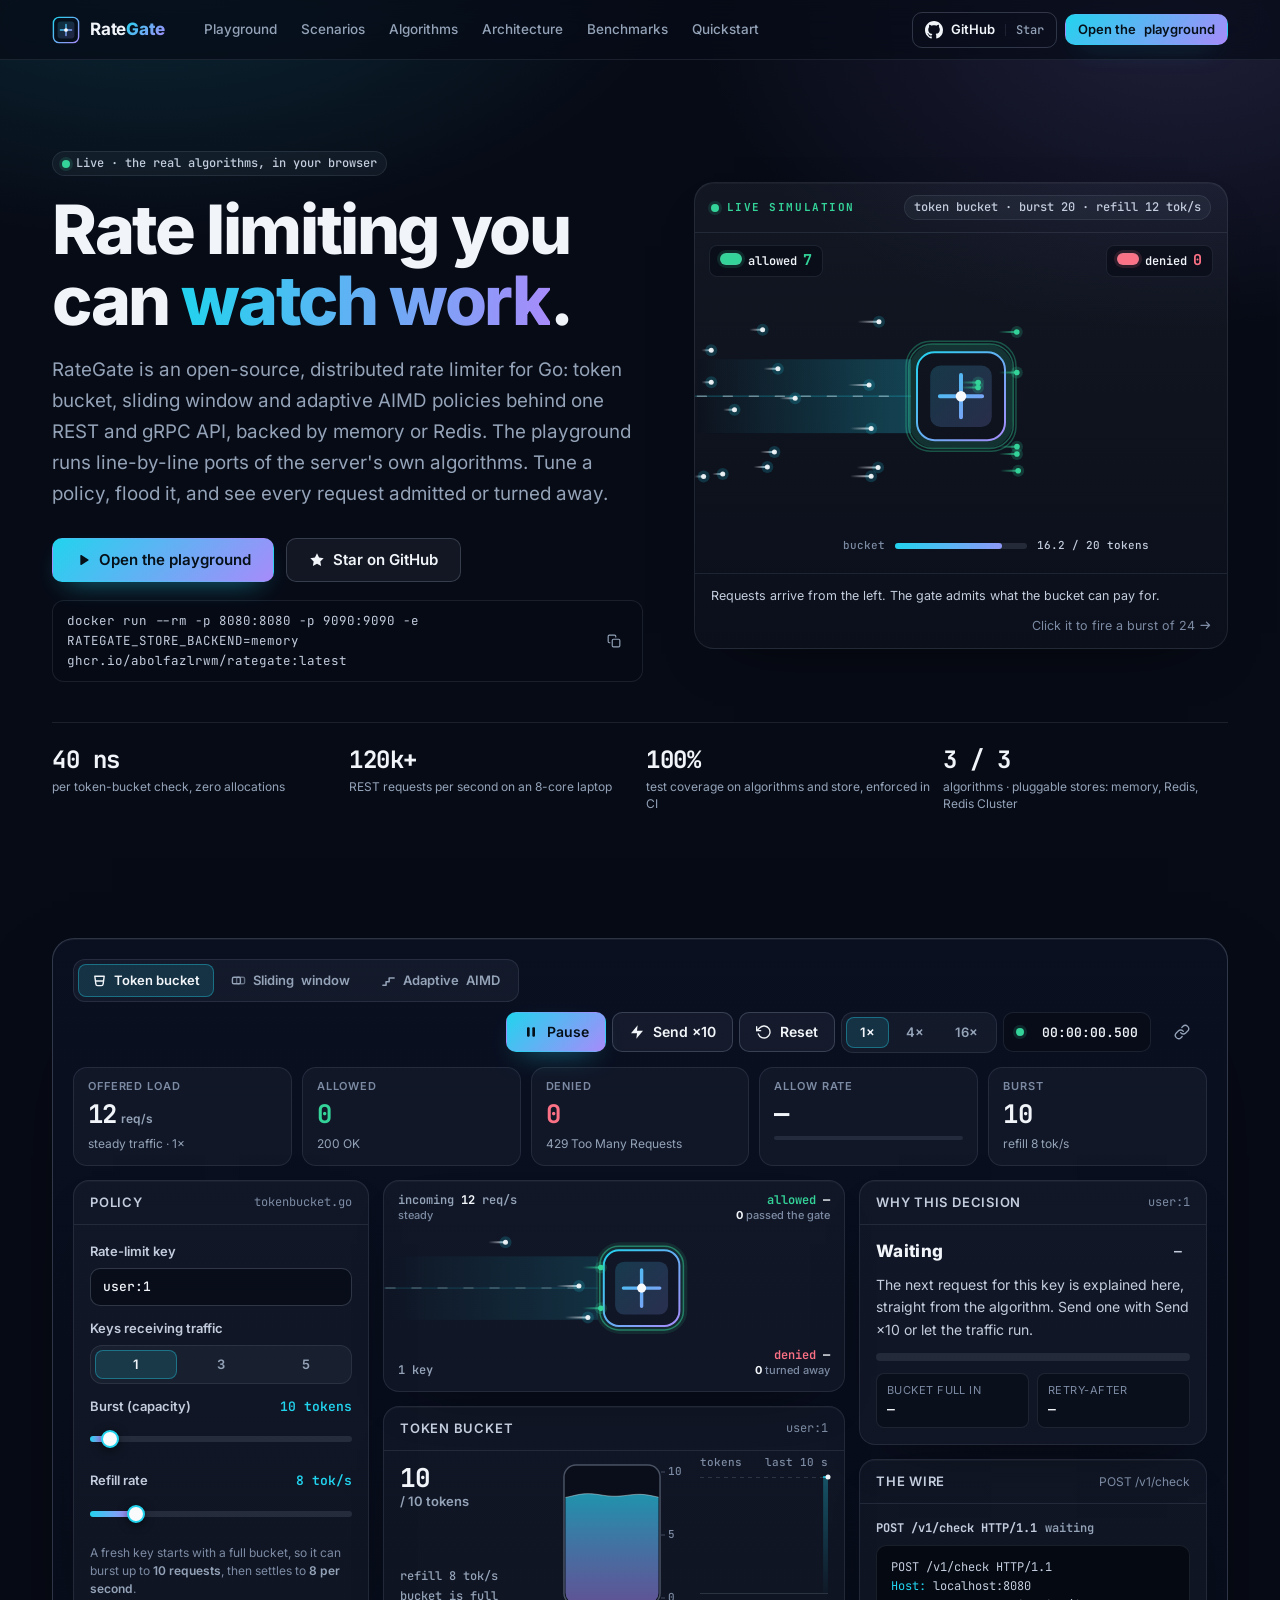
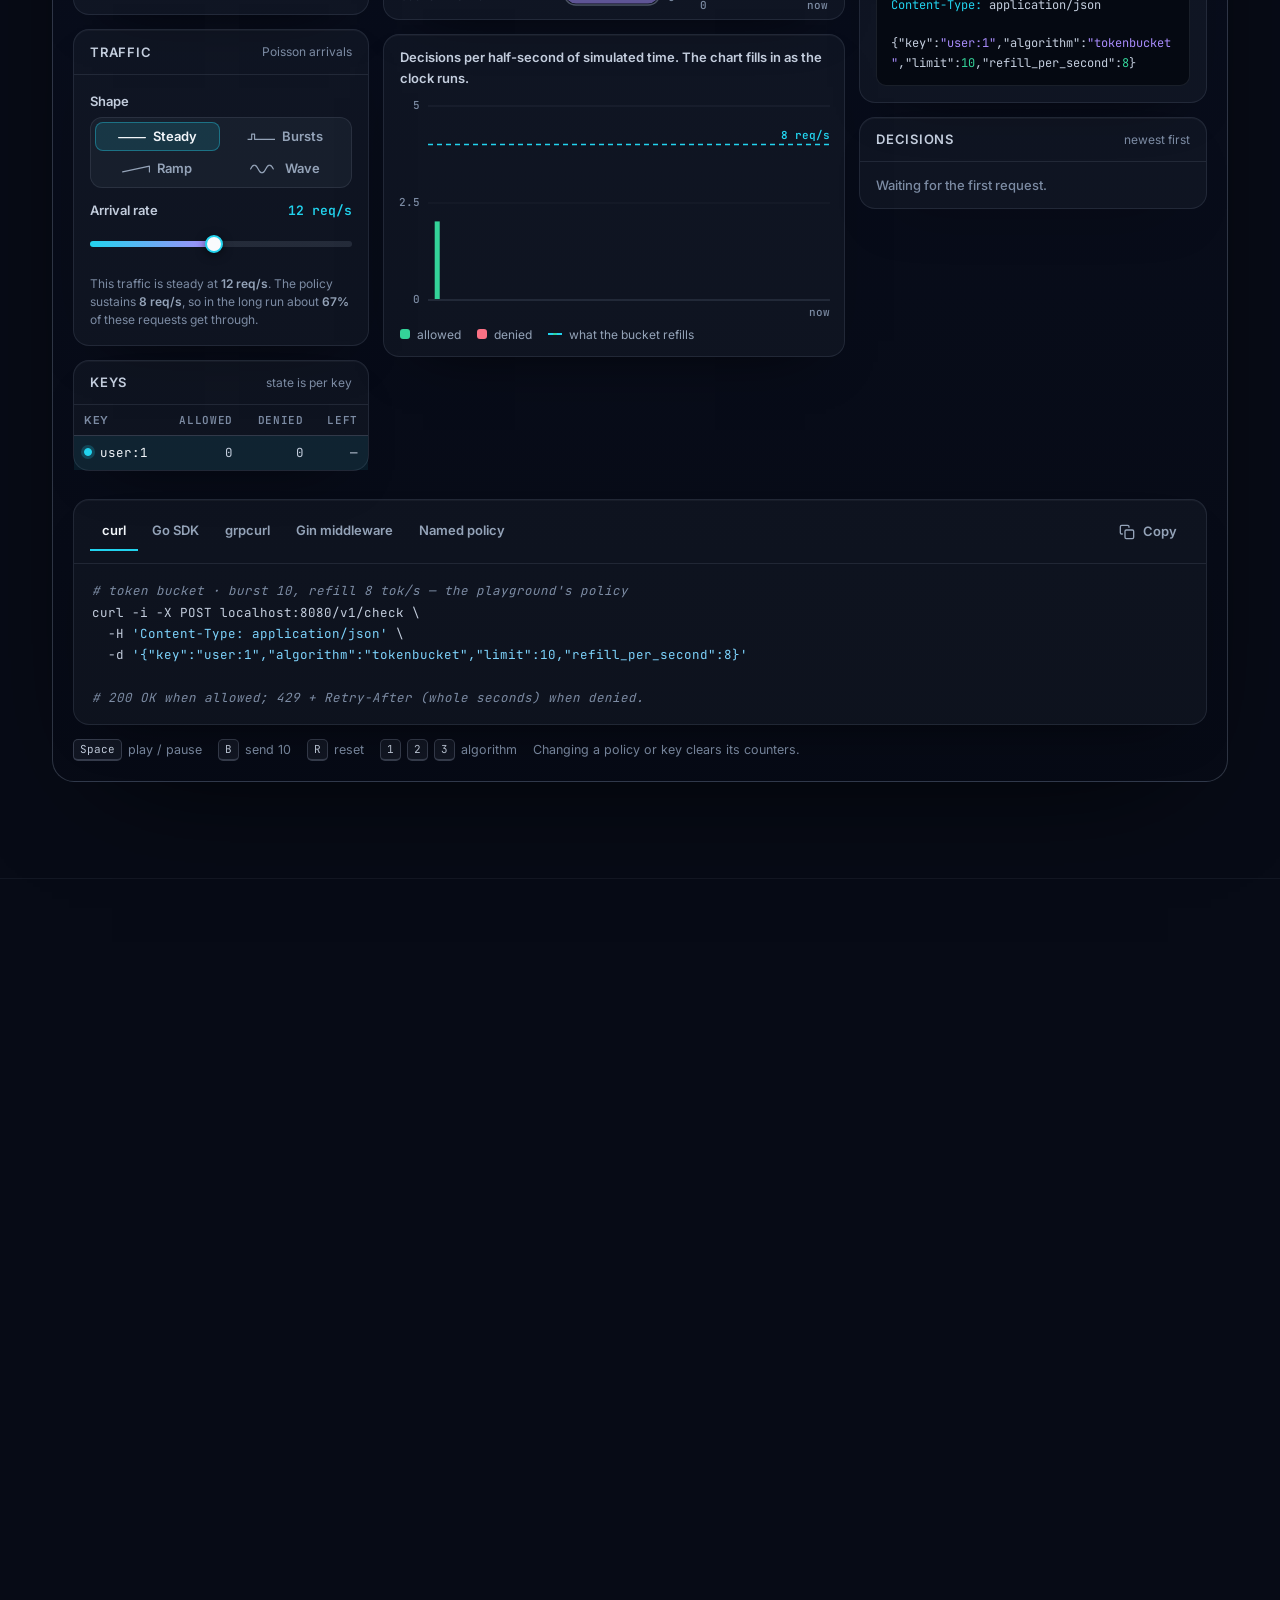
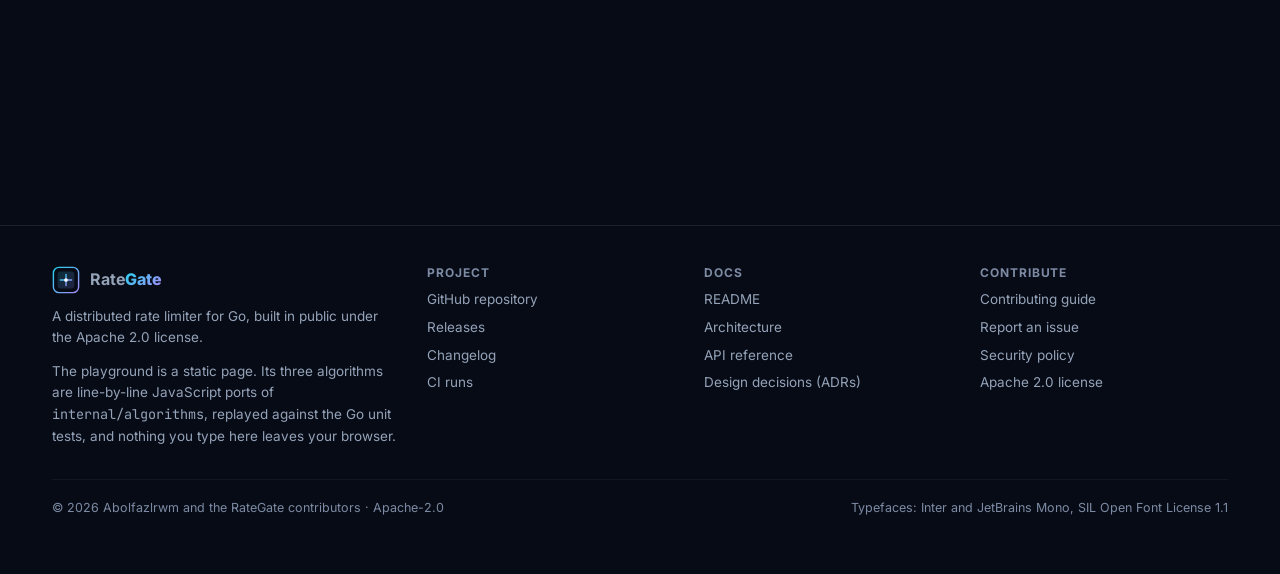
<file: docs/index.html>
<!DOCTYPE html>
<html lang="en">
<head>
<meta charset="utf-8">
<meta name="viewport" content="width=device-width, initial-scale=1">
<meta http-equiv="Content-Security-Policy" content="default-src 'none'; script-src 'sha256-qOhFsq0QMV2REqNwk5hGH5bZE9SkX6gt6yeyKdYPv+U=' 'sha256-R7L3OyTD5/wHcIhAAKQfUaOCx/1ZNh3GOuj7vcIdZfs='; style-src 'sha256-+N61Gv53E3QFo7GEkt7pHHjuedjAV8G9N9XxpxLC6ig='; font-src data:; img-src data:; connect-src 'none'; base-uri 'none'; form-action 'none'; object-src 'none'">
<title>RateGate: distributed rate limiting for Go - token bucket, sliding window, adaptive</title>
<meta name="description" content="RateGate is a Go rate-limiting service and library with token bucket, sliding window and adaptive (AIMD) limits, in-memory or Redis-backed, served over gRPC and REST. Try the live playground: every decision is computed by a faithful port of the Go algorithms, in your browser.">
<link rel="canonical" href="https://abolfazlrwm.github.io/rategate/">
<meta property="og:type" content="website">
<meta property="og:site_name" content="RateGate">
<meta property="og:title" content="RateGate: distributed rate limiting for Go">
<meta property="og:description" content="Token bucket, sliding window and adaptive limits. In-memory or Redis. gRPC and REST. Watch every decision in the live playground.">
<meta property="og:url" content="https://abolfazlrwm.github.io/rategate/">
<meta property="og:image" content="https://abolfazlrwm.github.io/rategate/assets/og.png">
<meta property="og:image:width" content="1280">
<meta property="og:image:height" content="640">
<meta property="og:image:alt" content="RateGate — distributed rate limiting for Go: token bucket, sliding window, adaptive AIMD, gRPC + REST, Redis.">
<meta name="twitter:card" content="summary_large_image">
<meta name="twitter:image" content="https://abolfazlrwm.github.io/rategate/assets/og.png">
<meta name="twitter:title" content="RateGate: distributed rate limiting for Go">
<meta name="twitter:description" content="Token bucket, sliding window and adaptive limits. In-memory or Redis. gRPC and REST. Watch every decision in the live playground.">
<meta name="theme-color" content="#070b16">
<link rel="icon" href="data:image/svg+xml,%3Csvg xmlns='http://www.w3.org/2000/svg' viewBox='0 0 32 32'%3E%3Crect width='32' height='32' rx='8' fill='%23070b16'/%3E%3Crect x='5' y='5' width='22' height='22' rx='6' fill='none' stroke='%2322d3ee' stroke-width='2.5'/%3E%3Ccircle cx='16' cy='16' r='4.5' fill='%2334d399'/%3E%3C/svg%3E">
<script>document.documentElement.classList.add("js")</script>
<style>
/* Inter and JetBrains Mono, subset to the glyphs this page uses.
   Copyright the respective authors, SIL Open Font License 1.1:
   https://github.com/rsms/inter  https://github.com/JetBrains/JetBrainsMono */
@font-face{font-family:"Inter";font-style:normal;font-weight:400 800;font-display:swap;src:url([data-uri]) format("woff2")}
@font-face{font-family:"JetBrains Mono";font-style:normal;font-weight:400 700;font-display:swap;src:url([data-uri]) format("woff2")}
/* ==========================================================================
   RateGate — playground + product page
   Single-file build: this stylesheet is inlined by scripts/rategate_demo/build.py
   ========================================================================== */

/* ------------------------------------------------------------ 1. tokens */
:root {
  --bg: #070b16;
  --bg-2: #0b1122;
  --surface: rgba(148, 163, 184, 0.055);
  --surface-2: rgba(148, 163, 184, 0.09);
  --border: rgba(148, 163, 184, 0.14);
  --border-strong: rgba(148, 163, 184, 0.28);
  --text: #f1f5f9;
  --text-2: #c3cddd;
  --muted: #94a3b8;
  --dim: #7c8ba3;
  --cyan: #22d3ee;
  --violet: #a78bfa;
  --ok: #34d399;
  --ok-soft: rgba(52, 211, 153, 0.14);
  --no: #fb7185;
  --no-soft: rgba(251, 113, 133, 0.14);
  --font: "Inter", system-ui, -apple-system, "Segoe UI", Roboto, "Helvetica Neue", sans-serif;
  --mono: "JetBrains Mono", ui-monospace, SFMono-Regular, Menlo, Consolas, monospace;
  --radius: 16px;
  --radius-sm: 10px;
  --max: 1240px;
  --nav-h: 60px;
  --ease: cubic-bezier(0.22, 1, 0.36, 1);
}

/* ------------------------------------------------------------- 2. base */
*,
*::before,
*::after {
  box-sizing: border-box;
}

html {
  scroll-behavior: smooth;
  scroll-padding-top: calc(var(--nav-h) + 16px);
  -webkit-text-size-adjust: 100%;
}

body {
  margin: 0;
  background: var(--bg);
  color: var(--text);
  font-family: var(--font);
  font-size: 16px;
  line-height: 1.6;
  -webkit-font-smoothing: antialiased;
  -moz-osx-font-smoothing: grayscale;
  text-rendering: optimizeLegibility;
  overflow-x: hidden;
}

/* soft brand glow behind the first screen */
body::before {
  content: "";
  position: fixed;
  inset: 0;
  z-index: -1;
  pointer-events: none;
  background:
    radial-gradient(900px 520px at 12% -8%, rgba(34, 211, 238, 0.16), transparent 60%),
    radial-gradient(800px 520px at 92% 2%, rgba(167, 139, 250, 0.15), transparent 60%),
    linear-gradient(var(--bg), var(--bg));
}

h1,
h2,
h3,
h4 {
  margin: 0;
  line-height: 1.15;
  letter-spacing: -0.02em;
  font-weight: 700;
  text-wrap: balance;
}

p {
  margin: 0;
}

a {
  color: var(--cyan);
  text-decoration: none;
}

a:hover {
  text-decoration: underline;
  text-underline-offset: 3px;
}

code,
kbd,
pre {
  font-family: var(--mono);
}

canvas {
  display: block;
}

img,
svg {
  max-width: 100%;
}

button {
  font-family: inherit;
}

:focus-visible {
  outline: 2px solid var(--cyan);
  outline-offset: 3px;
  border-radius: 6px;
}

::selection {
  background: rgba(34, 211, 238, 0.3);
}

@media (prefers-reduced-motion: reduce) {
  html {
    scroll-behavior: auto;
  }
  *,
  *::before,
  *::after {
    animation-duration: 0.001ms !important;
    animation-iteration-count: 1 !important;
    transition-duration: 0.001ms !important;
  }
}

/* -------------------------------------------------------- 3. utilities */
.wrap {
  width: 100%;
  max-width: var(--max);
  margin: 0 auto;
  padding: 0 clamp(16px, 4vw, 32px);
}

.mono {
  font-family: var(--mono);
  font-variant-numeric: tabular-nums;
}

.muted {
  color: var(--muted);
}

.num {
  font-family: var(--mono);
  font-variant-numeric: tabular-nums;
  letter-spacing: -0.01em;
}

.sr-only {
  position: absolute;
  width: 1px;
  height: 1px;
  padding: 0;
  margin: -1px;
  overflow: hidden;
  clip: rect(0 0 0 0);
  white-space: nowrap;
  border: 0;
}

.card {
  position: relative;
  background: var(--surface);
  border: 1px solid var(--border);
  border-radius: var(--radius);
  box-shadow: inset 0 1px 0 rgba(255, 255, 255, 0.035), 0 24px 60px -40px rgba(0, 0, 0, 0.9);
}

.card-h {
  display: flex;
  align-items: center;
  justify-content: space-between;
  gap: 12px;
  padding: 12px 16px;
  border-bottom: 1px solid var(--border);
}

.card-h h3 {
  font-size: 13px;
  font-weight: 600;
  letter-spacing: 0.06em;
  text-transform: uppercase;
  color: var(--text-2);
}

.card-h .hint {
  font-size: 12px;
  color: var(--dim);
}

.card-b {
  padding: 16px;
}

.btn {
  display: inline-flex;
  align-items: center;
  justify-content: center;
  gap: 8px;
  border-radius: var(--radius-sm);
  padding: 10px 16px;
  font: 600 14px/1 var(--font);
  border: 1px solid var(--border-strong);
  background: rgba(148, 163, 184, 0.08);
  color: var(--text);
  cursor: pointer;
  text-decoration: none;
  white-space: nowrap;
  transition: background 0.15s ease, border-color 0.15s ease, transform 0.1s ease, filter 0.15s ease;
}

.btn:hover {
  background: rgba(148, 163, 184, 0.15);
  border-color: rgba(148, 163, 184, 0.42);
  text-decoration: none;
}

.btn:active {
  transform: translateY(1px);
}

.btn svg {
  width: 16px;
  height: 16px;
  flex: none;
}

.btn-primary {
  background: linear-gradient(135deg, #22d3ee 0%, #a78bfa 100%);
  color: #061019;
  border-color: transparent;
  box-shadow: 0 10px 28px -14px rgba(34, 211, 238, 0.75);
}

.btn-primary:hover {
  background: linear-gradient(135deg, #22d3ee 0%, #a78bfa 100%);
  border-color: transparent;
  filter: brightness(1.08);
}

.btn-sm {
  padding: 8px 12px;
  font-size: 13px;
}

.btn-ghost {
  background: transparent;
  border-color: transparent;
  color: var(--muted);
}

.btn-ghost:hover {
  background: rgba(148, 163, 184, 0.1);
  border-color: transparent;
  color: var(--text);
}

.seg {
  display: inline-flex;
  flex-wrap: wrap;
  gap: 3px;
  padding: 4px;
  background: rgba(148, 163, 184, 0.07);
  border: 1px solid var(--border);
  border-radius: 12px;
}

.seg button {
  appearance: none;
  -webkit-appearance: none;
  border: 0;
  background: transparent;
  color: var(--muted);
  font: 600 13px/1 var(--font);
  padding: 8px 12px;
  border-radius: 8px;
  cursor: pointer;
  display: inline-flex;
  align-items: center;
  justify-content: center;
  gap: 7px;
  transition: background 0.15s ease, color 0.15s ease, box-shadow 0.15s ease;
}

.seg button svg {
  width: 15px;
  height: 15px;
  flex: none;
}

.seg button:hover {
  color: var(--text);
  background: rgba(148, 163, 184, 0.09);
}

.seg button[aria-pressed="true"] {
  color: var(--text);
  background: rgba(34, 211, 238, 0.13);
  box-shadow: inset 0 0 0 1px rgba(34, 211, 238, 0.38);
}

/* icon + label variants: 2x2 grid, wider glyphs */
.seg.grid2 {
  display: grid;
  grid-template-columns: repeat(2, minmax(0, 1fr));
}

.seg.grid2 button svg {
  width: 28px;
  height: 12px;
}

.chip {
  display: inline-flex;
  align-items: center;
  gap: 6px;
  padding: 3px 9px;
  border-radius: 999px;
  border: 1px solid var(--border);
  background: rgba(148, 163, 184, 0.07);
  font: 500 12px/1.4 var(--mono);
  color: var(--text-2);
  white-space: nowrap;
}

.dot {
  width: 8px;
  height: 8px;
  border-radius: 50%;
  flex: none;
  background: var(--muted);
}

.dot.ok {
  background: var(--ok);
  box-shadow: 0 0 0 3px var(--ok-soft);
}

.dot.no {
  background: var(--no);
  box-shadow: 0 0 0 3px var(--no-soft);
}

.dot.live {
  background: var(--ok);
  box-shadow: 0 0 0 3px var(--ok-soft);
  animation: pulse 1.8s ease-in-out infinite;
}

@keyframes pulse {
  0%,
  100% {
    opacity: 1;
  }
  50% {
    opacity: 0.35;
  }
}

/* section scaffolding */
.section {
  padding: clamp(56px, 8vw, 104px) 0;
  border-top: 1px solid rgba(148, 163, 184, 0.08);
}

.sec-head {
  max-width: 720px;
  margin-bottom: clamp(28px, 4vw, 44px);
}

.eyebrow {
  display: inline-flex;
  align-items: center;
  gap: 8px;
  font: 600 12px/1 var(--mono);
  letter-spacing: 0.12em;
  text-transform: uppercase;
  color: var(--cyan);
  margin-bottom: 14px;
}

.eyebrow::before {
  content: "";
  width: 22px;
  height: 1px;
  background: linear-gradient(90deg, var(--cyan), transparent);
}

.sec-head h2 {
  font-size: clamp(1.75rem, 3.6vw, 2.6rem);
  margin-bottom: 12px;
}

.sec-head p {
  color: var(--muted);
  font-size: clamp(1rem, 1.4vw, 1.1rem);
  max-width: 62ch;
}

/* -------------------------------------------------------------- 4. nav */
.nav {
  position: sticky;
  top: 0;
  z-index: 50;
  height: var(--nav-h);
  background: rgba(7, 11, 22, 0.74);
  -webkit-backdrop-filter: blur(14px) saturate(1.3);
  backdrop-filter: blur(14px) saturate(1.3);
  border-bottom: 1px solid var(--border);
}

.nav .wrap {
  height: 100%;
  display: flex;
  align-items: center;
  gap: 16px;
}

.brand {
  display: inline-flex;
  align-items: center;
  gap: 10px;
  color: var(--text);
  font-weight: 700;
  font-size: 17px;
  letter-spacing: -0.01em;
}

.brand:hover {
  text-decoration: none;
}

.brand svg {
  width: 28px;
  height: 28px;
}

.brand b {
  font-weight: 800;
  background: linear-gradient(135deg, #22d3ee, #a78bfa);
  -webkit-background-clip: text;
  background-clip: text;
  color: transparent;
}

.nav-links {
  display: flex;
  align-items: center;
  gap: 2px;
  margin-left: 12px;
}

.nav-links a {
  color: var(--muted);
  font: 500 13.5px/1 var(--font);
  padding: 8px 11px;
  border-radius: 8px;
}

.nav-links a:hover {
  color: var(--text);
  background: rgba(148, 163, 184, 0.08);
  text-decoration: none;
}

.nav-cta {
  margin-left: auto;
  display: flex;
  align-items: center;
  gap: 8px;
}

.gh-btn {
  display: inline-flex;
  align-items: center;
  gap: 8px;
  height: 36px;
  padding: 0 12px;
  border-radius: var(--radius-sm);
  border: 1px solid var(--border-strong);
  color: var(--text);
  font: 600 13px/1 var(--font);
}

.gh-btn:hover {
  background: rgba(148, 163, 184, 0.1);
  text-decoration: none;
}

.gh-btn svg {
  width: 18px;
  height: 18px;
}

.gh-btn .gh-star {
  display: inline-flex;
  align-items: center;
  gap: 4px;
  padding-left: 10px;
  margin-left: 2px;
  border-left: 1px solid var(--border);
  color: var(--muted);
  font: 500 12px/1 var(--mono);
}

/* ------------------------------------------------------------- 5. hero */
.hero {
  position: relative;
  padding: clamp(48px, 7vw, 96px) 0 clamp(40px, 6vw, 80px);
}

.hero-grid {
  position: relative;
  display: grid;
  grid-template-columns: minmax(0, 1.05fr) minmax(0, 0.95fr);
  gap: clamp(28px, 4vw, 56px);
  align-items: center;
}

.hero h1 {
  font-size: clamp(2.35rem, 5.4vw, 4.25rem);
  font-weight: 800;
  letter-spacing: -0.035em;
  line-height: 1.04;
  margin: 18px 0 20px;
}

.hero h1 .grad {
  background: linear-gradient(92deg, #22d3ee 0%, #a78bfa 100%);
  -webkit-background-clip: text;
  background-clip: text;
  color: transparent;
}

.hero .lede {
  color: var(--muted);
  font-size: clamp(1.02rem, 1.5vw, 1.17rem);
  line-height: 1.65;
  max-width: 56ch;
}

.hero .cta {
  display: flex;
  flex-wrap: wrap;
  gap: 12px;
  margin-top: 28px;
}

.hero .cta .btn {
  padding: 13px 22px;
  font-size: 15px;
}

.snippet {
  display: flex;
  align-items: center;
  gap: 10px;
  margin-top: 18px;
  padding: 10px 10px 10px 14px;
  border-radius: 12px;
  border: 1px solid var(--border);
  background: rgba(7, 11, 22, 0.6);
  max-width: 100%;
}

.snippet code {
  flex: 1;
  min-width: 0;
  font-size: 12.5px;
  color: var(--text-2);
  white-space: nowrap;
  overflow: hidden;
  text-overflow: ellipsis;
}

.snippet .btn {
  padding: 7px 10px;
}

.snippet .btn svg {
  width: 14px;
  height: 14px;
}

.hero-stats {
  display: grid;
  grid-template-columns: repeat(4, minmax(0, 1fr));
  gap: 12px;
  margin-top: 40px;
  padding-top: 24px;
  border-top: 1px solid var(--border);
}

.hero-stats .stat b {
  display: block;
  font: 700 clamp(1.15rem, 2vw, 1.5rem)/1.1 var(--mono);
  letter-spacing: -0.02em;
}

.hero-stats .stat span {
  display: block;
  margin-top: 6px;
  font-size: 12px;
  line-height: 1.4;
  color: var(--muted);
}

/* live gate card */
.gate-card {
  overflow: hidden;
  border-radius: 20px;
  background: linear-gradient(180deg, rgba(148, 163, 184, 0.08), rgba(148, 163, 184, 0.03));
}

.gate-top {
  display: flex;
  flex-wrap: wrap;
  align-items: center;
  gap: 8px 12px;
  padding: 12px 16px;
  border-bottom: 1px solid var(--border);
}

.gate-top .live {
  display: inline-flex;
  align-items: center;
  gap: 8px;
  font: 700 11px/1 var(--mono);
  letter-spacing: 0.14em;
  color: var(--ok);
}

.gate-top .chip {
  margin-left: auto;
}

.gate-stage {
  position: relative;
  cursor: pointer;
}

.gate-stage canvas {
  width: 100%;
  height: clamp(250px, 30vw, 340px);
}

.gate-foot {
  display: flex;
  flex-wrap: wrap;
  align-items: center;
  gap: 10px 18px;
  padding: 12px 16px;
  border-top: 1px solid var(--border);
  font-size: 12.5px;
  color: var(--muted);
}

.gate-foot .legend {
  display: inline-flex;
  align-items: center;
  gap: 7px;
  color: var(--text-2);
}

.gate-foot .cta-hint {
  margin-left: auto;
  color: var(--dim);
}

.gate-counts {
  position: absolute;
  top: 12px;
  left: 14px;
  right: 14px;
  display: flex;
  justify-content: space-between;
  gap: 10px;
  pointer-events: none;
  font: 600 12px/1.3 var(--mono);
}

.gate-counts span {
  display: inline-flex;
  align-items: baseline;
  gap: 6px;
  padding: 5px 10px;
  border-radius: 8px;
  background: rgba(7, 11, 22, 0.62);
  border: 1px solid var(--border);
  -webkit-backdrop-filter: blur(6px);
  backdrop-filter: blur(6px);
}

.gate-counts b {
  font-size: 15px;
  font-weight: 700;
}

.gate-counts .ok b {
  color: var(--ok);
}

.gate-counts .no b {
  color: var(--no);
}

/* ------------------------------------------------------- 6. playground */
.playground {
  padding: clamp(24px, 4vw, 48px) 0 clamp(56px, 8vw, 96px);
}

.app {
  border-radius: 22px;
  padding: clamp(12px, 2vw, 20px);
  background: linear-gradient(180deg, rgba(11, 17, 34, 0.92), rgba(7, 11, 22, 0.92));
  border: 1px solid var(--border-strong);
  box-shadow: 0 40px 120px -60px rgba(0, 0, 0, 0.95), inset 0 1px 0 rgba(255, 255, 255, 0.05);
}

.pg-bar {
  display: flex;
  flex-wrap: wrap;
  align-items: center;
  gap: 10px 12px;
  margin-bottom: 14px;
}

.pg-bar .seg button {
  padding: 9px 14px;
  font-size: 13px;
}

.pg-bar .transport {
  display: flex;
  align-items: center;
  gap: 6px;
  margin-left: auto;
}

.pg-bar .transport .btn {
  height: 40px;
}

.clock {
  display: inline-flex;
  align-items: center;
  gap: 8px;
  height: 40px;
  padding: 0 12px;
  border-radius: var(--radius-sm);
  border: 1px solid var(--border);
  background: rgba(7, 11, 22, 0.6);
  font: 600 13px/1 var(--mono);
  color: var(--text-2);
  white-space: nowrap;
}

.clock .t {
  color: var(--text);
  min-width: 106px;
  text-align: right;
}

/* KPI tiles */
.kpis {
  display: grid;
  grid-template-columns: repeat(5, minmax(0, 1fr));
  gap: 10px;
  margin-bottom: 14px;
}

.kpi {
  padding: 12px 14px;
  border-radius: 14px;
  border: 1px solid var(--border);
  background: var(--surface);
  min-width: 0;
}

.kpi .k-label {
  font: 600 11px/1.2 var(--font);
  letter-spacing: 0.08em;
  text-transform: uppercase;
  color: var(--dim);
  white-space: nowrap;
  overflow: hidden;
  text-overflow: ellipsis;
}

.kpi .k-value {
  margin-top: 8px;
  font: 700 clamp(1.25rem, 2vw, 1.6rem)/1.05 var(--mono);
  letter-spacing: -0.02em;
  white-space: nowrap;
}

.kpi .k-value small {
  font: 600 12px/1 var(--font);
  color: var(--muted);
  margin-left: 4px;
  letter-spacing: 0;
}

.kpi .k-sub {
  margin-top: 6px;
  font-size: 12px;
  color: var(--muted);
  white-space: nowrap;
  overflow: hidden;
  text-overflow: ellipsis;
}

.kpi.ok .k-value {
  color: var(--ok);
}

.kpi.no .k-value {
  color: var(--no);
}

.kpi .k-bar {
  height: 4px;
  margin-top: 8px;
  border-radius: 99px;
  background: rgba(148, 163, 184, 0.14);
  overflow: hidden;
}

.kpi .k-bar i {
  display: block;
  height: 100%;
  width: 0;
  border-radius: 99px;
  background: linear-gradient(90deg, var(--no), var(--ok));
  transition: width 0.25s linear;
}

/* main grid */
.pg {
  display: grid;
  grid-template-columns: 296px minmax(0, 1fr) 348px;
  grid-template-areas:
    "controls stage side"
    "export export export";
  gap: 14px;
  align-items: start;
}

.pg-controls {
  grid-area: controls;
  display: grid;
  gap: 14px;
  min-width: 0;
}

.pg-stage {
  grid-area: stage;
  display: grid;
  gap: 14px;
  min-width: 0;
}

.pg-side {
  grid-area: side;
  display: grid;
  gap: 14px;
  min-width: 0;
}

.pg-export {
  grid-area: export;
  min-width: 0;
  margin-top: 14px;
}

/* controls */
.ctl {
  display: grid;
  gap: 12px;
}

.field label,
.ctl .lbl {
  display: flex;
  justify-content: space-between;
  align-items: baseline;
  gap: 8px;
  font-size: 13px;
  font-weight: 600;
  color: var(--text-2);
  margin-bottom: 6px;
}

.ctl .lbl output {
  font: 600 13px/1 var(--mono);
  color: var(--cyan);
}

.ctl .lbl output small {
  color: var(--muted);
  font-weight: 500;
  margin-left: 2px;
}

input[type="range"] {
  -webkit-appearance: none;
  appearance: none;
  width: 100%;
  height: 22px;
  margin: 0;
  background: transparent;
  cursor: pointer;
  --p: 50%;
}

input[type="range"]::-webkit-slider-runnable-track {
  height: 6px;
  border-radius: 999px;
  background: linear-gradient(90deg, #22d3ee 0%, #a78bfa var(--p), rgba(148, 163, 184, 0.16) var(--p));
}

input[type="range"]::-webkit-slider-thumb {
  -webkit-appearance: none;
  width: 18px;
  height: 18px;
  margin-top: -6px;
  border-radius: 50%;
  background: #f8fafc;
  border: 2px solid var(--cyan);
  box-shadow: 0 2px 10px rgba(0, 0, 0, 0.55);
  transition: transform 0.15s var(--ease);
}

input[type="range"]:hover::-webkit-slider-thumb,
input[type="range"]:active::-webkit-slider-thumb {
  transform: scale(1.18);
}

input[type="range"]::-moz-range-track {
  height: 6px;
  border-radius: 999px;
  background: rgba(148, 163, 184, 0.16);
}

input[type="range"]::-moz-range-progress {
  height: 6px;
  border-radius: 999px;
  background: linear-gradient(90deg, #22d3ee, #a78bfa);
}

input[type="range"]::-moz-range-thumb {
  width: 18px;
  height: 18px;
  border-radius: 50%;
  background: #f8fafc;
  border: 2px solid var(--cyan);
  box-shadow: 0 2px 10px rgba(0, 0, 0, 0.55);
}

.text {
  width: 100%;
  height: 38px;
  padding: 0 12px;
  border-radius: var(--radius-sm);
  border: 1px solid var(--border-strong);
  background: rgba(7, 11, 22, 0.7);
  color: var(--text);
  font: 500 13px/1 var(--mono);
  transition: border-color 0.15s ease, box-shadow 0.15s ease;
}

.text:hover {
  border-color: rgba(148, 163, 184, 0.45);
}

.text:focus {
  outline: none;
  border-color: var(--cyan);
  box-shadow: 0 0 0 3px rgba(34, 211, 238, 0.18);
}

.ctl .seg {
  width: 100%;
}

.ctl .seg button {
  flex: 1;
  padding: 8px 8px;
}

.note {
  font-size: 12px;
  line-height: 1.5;
  color: var(--dim);
}

.note b {
  color: var(--muted);
  font-weight: 600;
}

.note.warn {
  color: #fbbf24;
}

/* shortcut hints */
.shortcuts {
  display: flex;
  flex-wrap: wrap;
  align-items: center;
  gap: 6px 16px;
  margin-top: 14px;
  font-size: 12.5px;
  color: var(--dim);
}

.shortcuts span {
  display: inline-flex;
  align-items: center;
  gap: 6px;
}

kbd {
  font-size: 11px;
  line-height: 1;
  padding: 4px 6px;
  border: 1px solid var(--border-strong);
  border-bottom-width: 2px;
  border-radius: 5px;
  background: rgba(148, 163, 184, 0.08);
  color: var(--text-2);
}

/* skip link: hidden until focused */
.skip {
  position: fixed;
  top: 10px;
  left: 10px;
  z-index: 200;
  padding: 10px 14px;
  border-radius: 8px;
  background: var(--cyan);
  color: #061019;
  font-weight: 700;
  transform: translateY(-160%);
  transition: transform 0.15s ease;
}

.skip:focus {
  transform: none;
}

.noscript {
  margin: 16px 0;
  padding: 14px 16px;
  border-radius: 12px;
  border: 1px solid rgba(251, 191, 36, 0.4);
  background: rgba(251, 191, 36, 0.08);
  color: var(--text-2);
  font-size: 14px;
}

/* stage: flow */
.flow {
  position: relative;
  overflow: hidden;
}

.flow canvas {
  width: 100%;
  height: 210px;
}

.flow-label {
  position: absolute;
  font: 600 12px/1.3 var(--mono);
  color: var(--muted);
  pointer-events: none;
  white-space: nowrap;
}

.flow-label b {
  color: var(--text);
  font-weight: 700;
}

.flow-label.tl {
  top: 12px;
  left: 14px;
}

.flow-label.tr {
  top: 12px;
  right: 14px;
  text-align: right;
}

.flow-label.bl {
  bottom: 12px;
  left: 14px;
}

.flow-label.br {
  bottom: 12px;
  right: 14px;
  text-align: right;
}

.flow-label .ok {
  color: var(--ok);
}

.flow-label .no {
  color: var(--no);
}

.flow-label small {
  display: block;
  font: 500 11px/1.4 var(--font);
  color: var(--dim);
}

/* stage: algorithm viz */
.viz {
  position: relative;
}

.viz-body {
  position: relative;
}

.viz canvas {
  width: 100%;
  height: 168px;
}

.viz-overlay {
  position: absolute;
  inset: 0;
  padding: 14px 16px;
  pointer-events: none;
  display: flex;
  flex-direction: column;
  justify-content: space-between;
}

.viz-overlay .v-main {
  font: 700 26px/1 var(--mono);
  letter-spacing: -0.02em;
}

.viz-overlay .v-main small {
  font: 600 13px/1 var(--font);
  color: var(--muted);
  letter-spacing: 0;
  margin-left: 4px;
}

.viz-overlay .v-row {
  display: flex;
  justify-content: space-between;
  gap: 12px;
  font: 500 12px/1.4 var(--mono);
  color: var(--muted);
}

.viz-overlay .v-row span {
  white-space: nowrap;
  overflow: hidden;
  text-overflow: ellipsis;
}

.meter {
  padding: 0 16px 14px;
}

.meter .m-track {
  position: relative;
  height: 8px;
  border-radius: 99px;
  background: rgba(148, 163, 184, 0.14);
  overflow: hidden;
}

.meter .m-track i {
  position: absolute;
  inset: 0 auto 0 0;
  width: 0;
  border-radius: 99px;
  background: linear-gradient(90deg, #22d3ee, #a78bfa);
  transition: width 0.2s linear;
}

.meter .m-cap {
  position: absolute;
  top: -3px;
  bottom: -3px;
  width: 2px;
  background: var(--violet);
  border-radius: 2px;
}

.meter .m-text {
  display: flex;
  justify-content: space-between;
  gap: 10px;
  margin-top: 6px;
  font: 500 12px/1.4 var(--mono);
  color: var(--muted);
}

/* stage: chart */
.chart {
  position: relative;
}

.chart canvas {
  width: 100%;
  height: 236px;
}

.chart .c-title {
  padding: 12px 16px 0;
  font-size: 13px;
  font-weight: 600;
  color: var(--text-2);
  min-height: 36px;
}

.chart .legend {
  display: flex;
  flex-wrap: wrap;
  gap: 6px 16px;
  padding: 0 16px 12px;
  font-size: 12px;
  color: var(--muted);
}

.chart .legend span {
  display: inline-flex;
  align-items: center;
  gap: 7px;
}

.chart .legend i {
  width: 10px;
  height: 10px;
  border-radius: 3px;
  background: var(--ok);
}

.chart .legend i.no {
  background: var(--no);
}

.chart .legend i.ref {
  width: 14px;
  height: 0;
  border-top: 2px dashed var(--cyan);
  border-radius: 0;
}

.tip {
  position: absolute;
  z-index: 2;
  pointer-events: none;
  padding: 8px 10px;
  border-radius: 8px;
  border: 1px solid var(--border-strong);
  background: rgba(7, 11, 22, 0.94);
  font: 500 12px/1.5 var(--mono);
  color: var(--text-2);
  white-space: nowrap;
  box-shadow: 0 10px 30px -12px rgba(0, 0, 0, 0.9);
  opacity: 0;
  transition: opacity 0.12s ease;
}

.tip.show {
  opacity: 1;
}

.tip b {
  color: var(--text);
}

.tip .ok {
  color: var(--ok);
}

.tip .no {
  color: var(--no);
}

/* side: why */
.why-verdict {
  display: flex;
  align-items: center;
  justify-content: space-between;
  gap: 10px;
}

.why-verdict .v {
  display: inline-flex;
  align-items: center;
  gap: 9px;
  font: 800 17px/1 var(--font);
  letter-spacing: 0.02em;
}

.why-verdict .v.ok {
  color: var(--ok);
}

.why-verdict .v.no {
  color: var(--no);
}

.why-verdict .code {
  font: 700 13px/1 var(--mono);
  padding: 4px 8px;
  border-radius: 6px;
}

.why-verdict .code.ok {
  color: var(--ok);
  background: var(--ok-soft);
}

.why-verdict .code.no {
  color: var(--no);
  background: var(--no-soft);
}

.why-text {
  margin-top: 12px;
  font-size: 14px;
  line-height: 1.6;
  color: var(--text-2);
  min-height: 3.2em;
}

.why-text b {
  color: var(--text);
  font-family: var(--mono);
  font-weight: 600;
  font-variant-numeric: tabular-nums;
}

.why-bar {
  position: relative;
  height: 8px;
  margin-top: 12px;
  border-radius: 99px;
  background: rgba(148, 163, 184, 0.14);
  overflow: hidden;
}

.why-bar i {
  position: absolute;
  inset: 0 auto 0 0;
  width: 0;
  border-radius: 99px;
  background: var(--ok);
  transition: width 0.2s linear;
}

.why-bar.no i {
  background: var(--no);
}

.why-meta {
  display: grid;
  grid-template-columns: 1fr 1fr;
  gap: 8px;
  margin-top: 12px;
}

.why-meta div {
  padding: 8px 10px;
  border-radius: 8px;
  background: rgba(7, 11, 22, 0.55);
  border: 1px solid var(--border);
  min-width: 0;
}

.why-meta span {
  display: block;
  font-size: 11px;
  color: var(--dim);
  letter-spacing: 0.04em;
  text-transform: uppercase;
}

.why-meta b {
  display: block;
  margin-top: 2px;
  font: 600 13px/1.3 var(--mono);
  color: var(--text);
  overflow-wrap: anywhere;
}

/* side: http */
.http .req {
  display: flex;
  align-items: center;
  gap: 8px;
  font: 600 12px/1.4 var(--mono);
  color: var(--muted);
  margin-bottom: 8px;
  min-width: 0;
}

.http .req b {
  color: var(--text-2);
  overflow: hidden;
  text-overflow: ellipsis;
  white-space: nowrap;
}

.http pre {
  margin: 0;
  padding: 12px 14px;
  border-radius: 10px;
  background: rgba(2, 5, 12, 0.7);
  border: 1px solid var(--border);
  font-size: 12px;
  line-height: 1.6;
  color: var(--text-2);
  white-space: pre-wrap;
  overflow-wrap: anywhere;
  max-height: 230px;
  overflow: auto;
}

.http .st.ok {
  color: var(--ok);
  font-weight: 700;
}

.http .st.no {
  color: var(--no);
  font-weight: 700;
}

.http .hk {
  color: var(--cyan);
}

.http .jk {
  color: var(--text-2);
}

.http .jv {
  color: var(--violet);
}

.http .jb {
  color: var(--ok);
}

/* side: feed */
.feed {
  list-style: none;
  margin: 0;
  padding: 6px 0;
  font: 500 12px/1.4 var(--mono);
  max-height: 196px;
  overflow: hidden;
}

.feed li {
  display: grid;
  grid-template-columns: 82px minmax(0, 1fr) 62px 74px;
  gap: 8px;
  align-items: center;
  padding: 4px 16px;
  color: var(--muted);
  animation: feedIn 0.25s var(--ease);
}

@keyframes feedIn {
  from {
    opacity: 0;
    transform: translateY(-4px);
  }
  to {
    opacity: 1;
    transform: none;
  }
}

.feed .k {
  color: var(--text-2);
  overflow: hidden;
  text-overflow: ellipsis;
  white-space: nowrap;
}

.feed .s {
  font-weight: 700;
}

.feed .s.ok {
  color: var(--ok);
}

.feed .s.no {
  color: var(--no);
}

.feed .r {
  text-align: right;
}

.feed .empty {
  display: block;
  grid-template-columns: none;
  color: var(--dim);
  font-family: var(--font);
  font-size: 13px;
  padding: 8px 16px;
}

/* keys table */
.tbl {
  overflow-x: auto;
}

table {
  width: 100%;
  border-collapse: collapse;
  font-size: 12.5px;
}

th {
  text-align: left;
  font: 600 11px/1.3 var(--font);
  letter-spacing: 0.06em;
  text-transform: uppercase;
  color: var(--dim);
  padding: 8px 10px;
  border-bottom: 1px solid var(--border);
  white-space: nowrap;
}

td {
  padding: 7px 10px;
  border-bottom: 1px solid rgba(148, 163, 184, 0.07);
  color: var(--text-2);
  white-space: nowrap;
}

tr:last-child td {
  border-bottom: 0;
}

td.n,
th.n {
  text-align: right;
  font-family: var(--mono);
  font-variant-numeric: tabular-nums;
}

.keys tr {
  cursor: pointer;
}

.keys tr:focus {
  outline: none;
}

.keys tr.focus {
  background: rgba(34, 211, 238, 0.08);
}

.keys td:first-child {
  font-family: var(--mono);
  color: var(--text);
  max-width: 150px;
  overflow: hidden;
  text-overflow: ellipsis;
}

.keys .focus-dot {
  display: inline-block;
  width: 8px;
  height: 8px;
  margin-right: 8px;
  border-radius: 50%;
  border: 1.5px solid var(--dim);
  vertical-align: 1px;
}

.keys tr.focus .focus-dot {
  border-color: var(--cyan);
  background: var(--cyan);
  box-shadow: 0 0 0 3px rgba(34, 211, 238, 0.2);
}

/* export */
.tabs {
  display: flex;
  gap: 2px;
  overflow-x: auto;
  scrollbar-width: none;
}

.tabs::-webkit-scrollbar {
  display: none;
}

.tabs button {
  appearance: none;
  -webkit-appearance: none;
  border: 0;
  background: transparent;
  color: var(--muted);
  font: 600 13px/1 var(--font);
  padding: 12px 12px;
  cursor: pointer;
  border-bottom: 2px solid transparent;
  white-space: nowrap;
  transition: color 0.15s ease, border-color 0.15s ease;
}

.tabs button:hover {
  color: var(--text);
}

.tabs button[aria-selected="true"] {
  color: var(--text);
  border-bottom-color: var(--cyan);
}

.code {
  margin: 0;
  padding: 16px 18px;
  font-size: 12.5px;
  line-height: 1.7;
  color: var(--text-2);
  white-space: pre;
  overflow-x: auto;
  max-height: 340px;
}

.code .c {
  color: var(--dim);
  font-style: italic;
}

.code .s {
  color: #7dd3fc;
}

.code .k {
  color: var(--violet);
}

.code .f {
  color: var(--cyan);
}

.code .n {
  color: #fbbf24;
}

.code .t {
  color: #86efac;
}

.code .p {
  color: #94a3b8;
}

/* ------------------------------------------------------ 7. scenarios */
.scenarios {
  display: grid;
  grid-template-columns: repeat(3, minmax(0, 1fr));
  gap: 16px;
}

.scenario {
  text-align: left;
  display: flex;
  flex-direction: column;
  gap: 12px;
  padding: 20px;
  color: var(--text);
  cursor: pointer;
  font-family: var(--font);
  transition: transform 0.25s var(--ease), border-color 0.25s ease, background 0.25s ease;
}

.scenario:hover {
  transform: translateY(-3px);
  border-color: rgba(34, 211, 238, 0.45);
  background: var(--surface-2);
}

.scenario .s-spark {
  height: 44px;
  border-radius: 8px;
  background: rgba(7, 11, 22, 0.6);
  border: 1px solid var(--border);
  overflow: hidden;
}

.scenario .s-spark svg {
  display: block;
  width: 100%;
  height: 100%;
}

.scenario h3 {
  font-size: 16.5px;
  font-weight: 700;
  letter-spacing: -0.01em;
}

.scenario p {
  font-size: 14px;
  color: var(--muted);
  line-height: 1.6;
  flex: 1;
}

.scenario .s-foot {
  display: flex;
  align-items: center;
  justify-content: space-between;
  gap: 8px;
  font: 600 12px/1 var(--font);
  color: var(--cyan);
}

.scenario .s-foot .go {
  transition: transform 0.2s var(--ease);
}

.scenario:hover .s-foot .go {
  transform: translateX(3px);
}

/* ---------------------------------------------- 8b. algorithm comparison */
.cmp {
  overflow: hidden;
}

.cmp td:first-child {
  color: var(--muted);
  font-weight: 600;
  font-size: 13px;
  white-space: normal;
  min-width: 150px;
}

.cmp th[scope="col"] {
  font-size: 12px;
  letter-spacing: 0.04em;
  color: var(--text-2);
  padding-top: 14px;
}

.cmp td {
  white-space: normal;
  line-height: 1.55;
  min-width: 190px;
}

.cmp td code {
  font-size: 12px;
  color: var(--cyan);
}

.cmp tr:last-child td {
  padding-bottom: 14px;
}

.cmp thead th:first-child {
  color: transparent;
}

/* -------------------------------------------------------- 8. features */
.bento {
  display: grid;
  grid-template-columns: repeat(4, minmax(0, 1fr));
  gap: 16px;
}

.feature {
  padding: 22px;
  display: flex;
  flex-direction: column;
  gap: 10px;
  min-width: 0;
}

.feature.wide {
  grid-column: span 2;
}

.feature .f-icon {
  width: 36px;
  height: 36px;
  border-radius: 10px;
  display: grid;
  place-items: center;
  color: var(--cyan);
  background: rgba(34, 211, 238, 0.1);
  border: 1px solid rgba(34, 211, 238, 0.25);
}

.feature .f-icon svg {
  width: 18px;
  height: 18px;
}

.feature h3 {
  font-size: 16px;
  font-weight: 700;
}

.feature p {
  font-size: 14px;
  color: var(--muted);
  line-height: 1.6;
}

.feature ul {
  list-style: none;
  margin: 2px 0 0;
  padding: 0;
  display: grid;
  gap: 6px;
  font-size: 13px;
  color: var(--text-2);
}

.feature li {
  display: flex;
  gap: 8px;
  align-items: baseline;
}

.feature li::before {
  content: "";
  width: 5px;
  height: 5px;
  border-radius: 50%;
  background: var(--cyan);
  flex: none;
  transform: translateY(-2px);
}

.feature code {
  font-size: 12px;
  color: var(--text);
  background: rgba(148, 163, 184, 0.1);
  padding: 1px 6px;
  border-radius: 5px;
}

/* ---------------------------------------------------- 9. architecture */
.arch {
  display: grid;
  gap: 14px;
}

.arch-row {
  display: grid;
  grid-template-columns: repeat(4, minmax(0, 1fr));
  gap: 28px;
  align-items: stretch;
}

.phase {
  position: relative;
  padding: 16px;
  border-radius: 14px;
  background: rgba(148, 163, 184, 0.04);
  border: 1px solid var(--border);
  min-width: 0;
}

.phase + .phase::before {
  content: "";
  position: absolute;
  left: -23px;
  top: 50%;
  width: 16px;
  height: 1px;
  background: var(--border-strong);
}

.phase + .phase::after {
  content: "";
  position: absolute;
  left: -11px;
  top: 50%;
  width: 7px;
  height: 7px;
  border-top: 1px solid var(--border-strong);
  border-right: 1px solid var(--border-strong);
  transform: translateY(-50%) rotate(45deg);
}

.phase .p-title {
  font: 700 11px/1 var(--mono);
  letter-spacing: 0.12em;
  text-transform: uppercase;
  color: var(--dim);
  margin-bottom: 12px;
}

.phase .p-title b {
  color: var(--cyan);
  margin-right: 6px;
}

.node {
  padding: 9px 12px;
  border-radius: 9px;
  background: rgba(11, 17, 34, 0.9);
  border: 1px solid var(--border-strong);
  font-size: 13px;
  color: var(--text);
  line-height: 1.4;
  overflow-wrap: anywhere;
}

.node + .node {
  margin-top: 8px;
}

.node small {
  display: block;
  font: 500 11.5px/1.4 var(--mono);
  color: var(--muted);
}

.node.hi {
  border-color: rgba(34, 211, 238, 0.5);
  background: rgba(34, 211, 238, 0.07);
}

.node.alt {
  border-color: rgba(167, 139, 250, 0.45);
  background: rgba(167, 139, 250, 0.07);
}

.arch-side {
  display: grid;
  grid-template-columns: repeat(3, minmax(0, 1fr));
  gap: 14px;
}

.arch-side .phase + .phase::before,
.arch-side .phase + .phase::after {
  display: none;
}

.arch-cap {
  font-size: 13px;
  color: var(--muted);
  max-width: 76ch;
}

.arch-cap code {
  color: var(--text-2);
  font-size: 12.5px;
}

/* ------------------------------------------------------ 10. benchmarks */
.bench {
  overflow: hidden;
}

.bench table {
  font-size: 14px;
}

.bench td,
.bench th {
  padding: 12px 16px;
}

.bench td:first-child {
  font-family: var(--mono);
  font-size: 13px;
  color: var(--text);
}

.bench tr.hl td {
  background: rgba(34, 211, 238, 0.07);
}

.bench .bar {
  position: relative;
  width: 100%;
  min-width: 120px;
  height: 8px;
  border-radius: 99px;
  background: rgba(148, 163, 184, 0.12);
}

.bench .bar i {
  position: absolute;
  inset: 0 auto 0 0;
  border-radius: 99px;
  background: linear-gradient(90deg, #22d3ee, #a78bfa);
}

.bench-foot {
  display: grid;
  grid-template-columns: repeat(3, minmax(0, 1fr));
  gap: 14px;
  padding: 16px;
  border-top: 1px solid var(--border);
}

.bench-foot div b {
  display: block;
  font: 700 20px/1.2 var(--mono);
}

.bench-foot div span {
  font-size: 13px;
  color: var(--muted);
}

/* ------------------------------------------------------- 11. quickstart */
.steps {
  display: grid;
  gap: 14px;
}

.step {
  display: grid;
  grid-template-columns: 40px minmax(0, 1fr);
  gap: 14px;
  padding: 18px;
}

.step .n {
  width: 34px;
  height: 34px;
  border-radius: 50%;
  display: grid;
  place-items: center;
  font: 700 15px/1 var(--mono);
  color: var(--cyan);
  border: 1px solid rgba(34, 211, 238, 0.45);
  background: rgba(34, 211, 238, 0.08);
}

.step h3 {
  font-size: 16px;
  margin-bottom: 4px;
}

.step p {
  font-size: 14px;
  color: var(--muted);
  margin-bottom: 10px;
}

.step p code {
  color: var(--text-2);
  font-size: 12.5px;
}

.codebox {
  position: relative;
  border-radius: 10px;
  background: rgba(2, 5, 12, 0.7);
  border: 1px solid var(--border);
}

.codebox pre {
  margin: 0;
  padding: 14px 16px;
  font-size: 12.5px;
  line-height: 1.7;
  color: var(--text-2);
  overflow-x: auto;
}

.codebox .copy {
  position: absolute;
  top: 8px;
  right: 8px;
  padding: 6px 9px;
  background: rgba(7, 11, 22, 0.85);
  opacity: 0;
  transition: opacity 0.15s ease;
}

.codebox:hover .copy,
.codebox .copy:focus-visible {
  opacity: 1;
}

@media (hover: none) {
  .codebox .copy {
    opacity: 1;
  }
}

.copy-done {
  color: var(--ok) !important;
}

/* ---------------------------------------------------------- 12. footer */
.footer {
  border-top: 1px solid var(--border);
  padding: 40px 0 56px;
  font-size: 13.5px;
  color: var(--muted);
}

.f-grid {
  display: grid;
  grid-template-columns: minmax(0, 1.4fr) repeat(3, minmax(0, 1fr));
  gap: 28px;
}

.f-grid h4 {
  font-size: 12px;
  letter-spacing: 0.08em;
  text-transform: uppercase;
  color: var(--dim);
  margin-bottom: 10px;
}

.f-grid ul {
  list-style: none;
  margin: 0;
  padding: 0;
  display: grid;
  gap: 6px;
}

.f-grid a {
  color: var(--muted);
}

.f-grid a:hover {
  color: var(--text);
}

.f-brand {
  display: flex;
  flex-direction: column;
  gap: 12px;
  max-width: 46ch;
}

.f-brand .brand {
  font-size: 16px;
}

.f-legal {
  display: flex;
  flex-wrap: wrap;
  justify-content: space-between;
  gap: 10px 20px;
  margin-top: 32px;
  padding-top: 18px;
  border-top: 1px solid rgba(148, 163, 184, 0.08);
  color: var(--dim);
  font-size: 12.5px;
}

/* ----------------------------------------------------------- 13. toast */
.toast {
  position: fixed;
  left: 50%;
  bottom: 24px;
  z-index: 100;
  transform: translate(-50%, 16px);
  padding: 10px 16px;
  border-radius: 999px;
  background: rgba(15, 23, 42, 0.96);
  border: 1px solid var(--border-strong);
  color: var(--text);
  font: 600 13px/1.3 var(--font);
  box-shadow: 0 16px 40px -16px rgba(0, 0, 0, 0.9);
  opacity: 0;
  pointer-events: none;
  transition: opacity 0.2s ease, transform 0.25s var(--ease);
  max-width: calc(100vw - 32px);
  text-align: center;
}

.toast.show {
  opacity: 1;
  transform: translate(-50%, 0);
}

/* -------------------------------------------------------- 14. reveal */
/* Only hidden when JS is running; without JS every section stays visible. */
html.js .reveal {
  opacity: 0;
  transform: translateY(14px);
  transition: opacity 0.6s var(--ease), transform 0.6s var(--ease);
}

html.js .reveal.in {
  opacity: 1;
  transform: none;
}

html.js .reveal.in * {
  transform: none;
}

@media (prefers-reduced-motion: reduce) {
  html.js .reveal {
    opacity: 1;
    transform: none;
  }
}

/* ------------------------------------------------------- 15. responsive */
@media (max-width: 1279px) {
  .pg {
    grid-template-columns: 280px minmax(0, 1fr);
    grid-template-areas:
      "controls stage"
      "side side"
      "export export";
  }
  .pg-side {
    grid-template-columns: repeat(3, minmax(0, 1fr));
  }
  .kpis {
    grid-template-columns: repeat(5, minmax(0, 1fr));
  }
}

@media (max-width: 1099px) {
  .hero-grid {
    grid-template-columns: minmax(0, 1fr);
  }
  .hero .lede {
    max-width: 64ch;
  }
  .nav-links {
    display: none;
  }
  .kpis {
    grid-template-columns: repeat(3, minmax(0, 1fr));
  }
  .bento {
    grid-template-columns: repeat(2, minmax(0, 1fr));
  }
  .scenarios {
    grid-template-columns: repeat(2, minmax(0, 1fr));
  }
  .arch-row {
    grid-template-columns: repeat(2, minmax(0, 1fr));
    gap: 28px;
  }
  .phase:nth-child(3)::before,
  .phase:nth-child(3)::after {
    display: none;
  }
  .arch-side {
    grid-template-columns: minmax(0, 1fr);
  }
  .f-grid {
    grid-template-columns: repeat(2, minmax(0, 1fr));
  }
}

@media (max-width: 899px) {
  .pg {
    grid-template-columns: minmax(0, 1fr);
    grid-template-areas:
      "stage"
      "controls"
      "side"
      "export";
  }
  .pg-controls {
    grid-template-columns: repeat(2, minmax(0, 1fr));
    align-items: start;
  }
  .pg-side {
    grid-template-columns: minmax(0, 1fr);
  }
  .hero-stats {
    grid-template-columns: repeat(2, minmax(0, 1fr));
  }
  .bench-foot {
    grid-template-columns: minmax(0, 1fr);
  }
}

@media (max-width: 639px) {
  :root {
    --nav-h: 56px;
  }
  .nav .wrap {
    gap: 8px;
  }
  .brand span.tt {
    display: none;
  }
  .gh-btn .gh-txt,
  .gh-btn .gh-star {
    display: none;
  }
  .gh-btn {
    width: 36px;
    justify-content: center;
    padding: 0;
  }
  .nav-cta .btn span.long {
    display: none;
  }
  .pg-bar .transport {
    margin-left: 0;
    width: 100%;
  }
  .pg-bar .transport .btn-primary {
    flex: 1;
  }
  .clock {
    flex: 1;
  }
  .kpis {
    grid-template-columns: repeat(2, minmax(0, 1fr));
  }
  .kpi:first-child {
    grid-column: span 2;
  }
  .pg-controls {
    grid-template-columns: minmax(0, 1fr);
  }
  .scenarios,
  .bento {
    grid-template-columns: minmax(0, 1fr);
  }
  .feature.wide {
    grid-column: auto;
  }
  .arch-row {
    grid-template-columns: minmax(0, 1fr);
    gap: 28px;
  }
  .phase:nth-child(3)::before,
  .phase:nth-child(3)::after {
    display: block;
  }
  .phase + .phase::before {
    left: 50%;
    top: -23px;
    width: 1px;
    height: 16px;
  }
  .phase + .phase::after {
    left: calc(50% - 3px);
    top: -12px;
    transform: rotate(135deg);
  }
  .arch-side .phase + .phase::before,
  .arch-side .phase + .phase::after {
    display: block;
  }
  .arch-side .phase + .phase::before {
    display: block;
  }
  .f-grid {
    grid-template-columns: minmax(0, 1fr);
  }
  .feed li {
    grid-template-columns: minmax(0, 1fr) 44px 64px;
  }
  .feed li .t {
    display: none;
  }
  .gate-foot .cta-hint {
    margin-left: 0;
    width: 100%;
  }
  .flow canvas {
    height: 180px;
  }
  .chart canvas {
    height: 210px;
  }
  .step {
    grid-template-columns: minmax(0, 1fr);
  }
  .step .n {
    width: 30px;
    height: 30px;
  }
  .http pre {
    font-size: 11.5px;
  }
}

@media (max-width: 379px) {
  .pg-bar .seg button span.alg-long {
    display: none;
  }
  .kpi .k-value {
    font-size: 1.15rem;
  }
}

/* ------------------------------------------------------------------
   16. bits the script needs
   ------------------------------------------------------------------ */

/* the icon sprite is 0x0 but must not take layout space */
.sprite {
  position: absolute;
  overflow: hidden;
}

/* token bucket: the number sits on the left, the liquid on the right */
.viz.tb .viz-overlay {
  right: auto;
  width: 150px;
}

.viz.tb .viz-overlay .v-main small {
  display: block;
  margin: 4px 0 0;
}

.viz.tb .viz-overlay .v-row {
  flex-direction: column;
  align-items: flex-start;
  gap: 3px;
}

/* the keys table before the first request */
.keys tr.none {
  cursor: default;
}

.keys tr.none td {
  color: var(--muted);
  font-family: var(--font);
  font-size: 12.5px;
}

/* chart tooltip: one value per line */
.arr {
  width: 1em;
  height: 1em;
  vertical-align: -0.125em;
  fill: none;
  stroke: currentColor;
  stroke-width: 1.6;
  stroke-linecap: round;
  stroke-linejoin: round;
}


.tip b,
.tip span {
  display: block;
}

.tip b {
  margin-bottom: 2px;
}

.chart canvas {
  touch-action: pan-y;
  cursor: crosshair;
}

/* benchmark bars, width = throughput relative to the fastest row (25.0M/s) */
.bench .bar i.b1 { width: 97.1%; }
.bench .bar i.b2 { width: 90.8%; }
.bench .bar i.b3 { width: 74.0%; }
.bench .bar i.b4 { width: 89.1%; }
.bench .bar i.b5 { width: 8.7%; }

/* the simulation toolbar wraps on small screens instead of pushing the
   page horizontally (the clock alone is ~160px wide) */
.transport {
  display: flex;
  align-items: center;
  gap: 6px 8px;
  flex-wrap: wrap;
  min-width: 0;
}

/* at 320px even one chip is wider than the viewport: let its text wrap */
@media (max-width: 379px) {
  .chip {
    white-space: normal;
  }
}

/* narrow screens: the algorithm tabs drop their icons and tighten so the
   three full labels fit the viewport */
@media (max-width: 639px) {
  #algoTabs button svg {
    display: none;
  }

  #algoTabs button {
    padding: 0 10px;
    font-size: 12px;
  }
}

/* long identifiers in feature lists may break a line instead of pushing
   the page horizontally */
li code {
  white-space: normal;
  overflow-wrap: anywhere;
}

/* the hero snippet wraps instead of truncating the docker command mid-token */
.snippet code {
  white-space: pre-wrap;
  overflow-wrap: anywhere;
}

</style>
</head>
<body>
<a class="skip" href="#playground">Skip to the playground</a>

<!-- icon sprite: every symbol is drawn with the current text colour -->
<svg class="sprite" width="0" height="0" aria-hidden="true" focusable="false">
  <defs>
    <linearGradient id="g-brand" x1="0" y1="0" x2="1" y2="1">
      <stop offset="0" stop-color="#22d3ee"/>
      <stop offset="1" stop-color="#a78bfa"/>
    </linearGradient>

    <symbol id="i-mark" viewBox="0 0 60 60">
      <rect x="3" y="3" width="54" height="54" rx="12" fill="none" stroke="url(#g-brand)" stroke-width="3"/>
      <rect x="12" y="12" width="36" height="36" rx="7" fill="url(#g-brand)" opacity="0.18"/>
      <path d="M18 30h24M30 18v24" fill="none" stroke="url(#g-brand)" stroke-width="3" stroke-linecap="round"/>
      <circle cx="30" cy="30" r="4" fill="#f8fafc"/>
    </symbol>

    <symbol id="i-github" viewBox="0 0 16 16">
      <path fill="currentColor" d="M8 0C3.58 0 0 3.58 0 8c0 3.54 2.29 6.53 5.47 7.59.4.07.55-.17.55-.38 0-.19-.01-.82-.01-1.49-2.01.37-2.53-.49-2.69-.94-.09-.23-.48-.94-.82-1.13-.28-.15-.68-.52-.01-.53.63-.01 1.08.58 1.23.82.72 1.21 1.87.87 2.33.66.07-.52.28-.87.51-1.07-1.78-.2-3.64-.89-3.64-3.95 0-.87.31-1.59.82-2.15-.08-.2-.36-1.02.08-2.12 0 0 .67-.21 2.2.82.64-.18 1.32-.27 2-.27s1.36.09 2 .27c1.53-1.04 2.2-.82 2.2-.82.44 1.1.16 1.92.08 2.12.51.56.82 1.27.82 2.15 0 3.07-1.87 3.75-3.65 3.95.29.25.54.73.54 1.48 0 1.07-.01 1.93-.01 2.2 0 .21.15.46.55.38A8.01 8.01 0 0 0 16 8c0-4.42-3.58-8-8-8z"/>
    </symbol>

    <symbol id="i-play" viewBox="0 0 24 24">
      <path fill="currentColor" d="M8 5.5v13a1 1 0 0 0 1.5.86l10.5-6.5a1 1 0 0 0 0-1.72L9.5 4.64A1 1 0 0 0 8 5.5z"/>
    </symbol>
    <symbol id="i-pause" viewBox="0 0 24 24">
      <rect x="6" y="5" width="4" height="14" rx="1.2" fill="currentColor"/>
      <rect x="14" y="5" width="4" height="14" rx="1.2" fill="currentColor"/>
    </symbol>
    <symbol id="i-zap" viewBox="0 0 24 24">
      <polygon points="13 2 3 14 12 14 11 22 21 10 12 10 13 2" fill="currentColor"/>
    </symbol>
    <symbol id="i-reset" viewBox="0 0 24 24">
      <g fill="none" stroke="currentColor" stroke-width="2" stroke-linecap="round" stroke-linejoin="round">
        <polyline points="1 4 1 10 7 10"/>
        <path d="M3.51 15a9 9 0 1 0 2.13-9.36L1 10"/>
      </g>
    </symbol>
    <symbol id="i-copy" viewBox="0 0 24 24">
      <g fill="none" stroke="currentColor" stroke-width="2" stroke-linecap="round" stroke-linejoin="round">
        <rect x="9" y="9" width="13" height="13" rx="2" ry="2"/>
        <path d="M5 15H4a2 2 0 0 1-2-2V4a2 2 0 0 1 2-2h9a2 2 0 0 1 2 2v1"/>
      </g>
    </symbol>
    <symbol id="i-link" viewBox="0 0 24 24">
      <g fill="none" stroke="currentColor" stroke-width="2" stroke-linecap="round" stroke-linejoin="round">
        <path d="M10 13a5 5 0 0 0 7.54.54l3-3a5 5 0 0 0-7.07-7.07l-1.72 1.71"/>
        <path d="M14 11a5 5 0 0 0-7.54-.54l-3 3a5 5 0 0 0 7.07 7.07l1.71-1.71"/>
      </g>
    </symbol>
    <symbol id="i-arrow" viewBox="0 0 24 24">
      <g fill="none" stroke="currentColor" stroke-width="2" stroke-linecap="round" stroke-linejoin="round">
        <line x1="5" y1="12" x2="19" y2="12"/>
        <polyline points="12 5 19 12 12 19"/>
      </g>
    </symbol>
    <symbol id="i-check" viewBox="0 0 24 24">
      <polyline points="20 6 9 17 4 12" fill="none" stroke="currentColor" stroke-width="2.4" stroke-linecap="round" stroke-linejoin="round"/>
    </symbol>
    <symbol id="i-star" viewBox="0 0 24 24">
      <polygon points="12 2 15.09 8.26 22 9.27 17 14.14 18.18 21.02 12 17.77 5.82 21.02 7 14.14 2 9.27 8.91 8.26 12 2" fill="currentColor"/>
    </symbol>
    <symbol id="i-external" viewBox="0 0 24 24">
      <g fill="none" stroke="currentColor" stroke-width="2" stroke-linecap="round" stroke-linejoin="round">
        <path d="M18 13v6a2 2 0 0 1-2 2H5a2 2 0 0 1-2-2V8a2 2 0 0 1 2-2h6"/>
        <polyline points="15 3 21 3 21 9"/>
        <line x1="10" y1="14" x2="21" y2="3"/>
      </g>
    </symbol>

    <!-- algorithm glyphs -->
    <symbol id="i-bucket" viewBox="0 0 16 16">
      <g fill="none" stroke="currentColor" stroke-width="1.5" stroke-linecap="round" stroke-linejoin="round">
        <path d="M3 3.5h10l-1.1 8.2a2 2 0 0 1-2 1.8H6.1a2 2 0 0 1-2-1.8z"/>
        <path d="M4.2 8.6h7.6"/>
      </g>
    </symbol>
    <symbol id="i-window" viewBox="0 0 16 16">
      <g fill="none" stroke="currentColor" stroke-width="1.5" stroke-linejoin="round">
        <rect x="1.5" y="4.5" width="8.5" height="7" rx="1.5"/>
        <rect x="6" y="4.5" width="8.5" height="7" rx="1.5" opacity="0.6"/>
      </g>
    </symbol>
    <symbol id="i-aimd" viewBox="0 0 16 16">
      <path d="M2 13h3.4V9.2H8.7V5.4h5.3" fill="none" stroke="currentColor" stroke-width="1.6" stroke-linecap="round" stroke-linejoin="round"/>
    </symbol>

    <!-- traffic shapes -->
    <symbol id="i-sh-steady" viewBox="0 0 48 16" preserveAspectRatio="none">
      <path d="M1 9h46" fill="none" stroke="currentColor" stroke-width="2" stroke-linecap="round"/>
    </symbol>
    <symbol id="i-sh-burst" viewBox="0 0 48 16" preserveAspectRatio="none">
      <path d="M1 12h7V3h5v9h36" fill="none" stroke="currentColor" stroke-width="2" stroke-linejoin="round"/>
    </symbol>
    <symbol id="i-sh-ramp" viewBox="0 0 48 16" preserveAspectRatio="none">
      <path d="M1 13L47 3M47 3v10" fill="none" stroke="currentColor" stroke-width="2" stroke-linecap="round" stroke-linejoin="round"/>
    </symbol>
    <symbol id="i-sh-wave" viewBox="0 0 48 16" preserveAspectRatio="none">
      <path d="M1 8c4-9 9-9 13 0s9 9 13 0 9-9 13 0" fill="none" stroke="currentColor" stroke-width="2" stroke-linecap="round"/>
    </symbol>

    <!-- feature icons -->
    <symbol id="i-layers" viewBox="0 0 24 24">
      <g fill="none" stroke="currentColor" stroke-width="2" stroke-linecap="round" stroke-linejoin="round">
        <polygon points="12 2 2 7 12 12 22 7 12 2"/>
        <polyline points="2 17 12 22 22 17"/>
        <polyline points="2 12 12 17 22 12"/>
      </g>
    </symbol>
    <symbol id="i-database" viewBox="0 0 24 24">
      <g fill="none" stroke="currentColor" stroke-width="2" stroke-linecap="round" stroke-linejoin="round">
        <ellipse cx="12" cy="5" rx="9" ry="3"/>
        <path d="M21 12c0 1.66-4 3-9 3s-9-1.34-9-3"/>
        <path d="M3 5v14c0 1.66 4 3 9 3s9-1.34 9-3V5"/>
      </g>
    </symbol>
    <symbol id="i-activity" viewBox="0 0 24 24">
      <polyline points="22 12 18 12 15 21 9 3 6 12 2 12" fill="none" stroke="currentColor" stroke-width="2" stroke-linecap="round" stroke-linejoin="round"/>
    </symbol>
    <symbol id="i-shield" viewBox="0 0 24 24">
      <path d="M12 22s8-4 8-10V5l-8-3-8 3v7c0 6 8 10 8 10z" fill="none" stroke="currentColor" stroke-width="2" stroke-linecap="round" stroke-linejoin="round"/>
    </symbol>
    <symbol id="i-pulse" viewBox="0 0 24 24">
      <path d="M22 12h-4l-3 9L9 3l-3 9H2" fill="none" stroke="currentColor" stroke-width="2" stroke-linecap="round" stroke-linejoin="round"/>
    </symbol>
    <symbol id="i-package" viewBox="0 0 24 24">
      <g fill="none" stroke="currentColor" stroke-width="2" stroke-linecap="round" stroke-linejoin="round">
        <line x1="16.5" y1="9.4" x2="7.5" y2="4.21"/>
        <path d="M21 16V8a2 2 0 0 0-1-1.73l-7-4a2 2 0 0 0-2 0l-7 4A2 2 0 0 0 3 8v8a2 2 0 0 0 1 1.73l7 4a2 2 0 0 0 2 0l7-4A2 2 0 0 0 21 16z"/>
        <polyline points="3.27 6.96 12 12.01 20.73 6.96"/>
        <line x1="12" y1="22.08" x2="12" y2="12"/>
      </g>
    </symbol>
  </defs>
</svg>

<header class="nav">
  <div class="wrap">
    <a class="brand" href="#top" aria-label="RateGate, back to top">
      <svg viewBox="0 0 60 60" aria-hidden="true"><use href="#i-mark"/></svg>
      <span class="tt">Rate<b>Gate</b></span>
    </a>
    <nav class="nav-links" aria-label="Page sections">
      <a href="#playground">Playground</a>
      <a href="#scenarios">Scenarios</a>
      <a href="#algorithms">Algorithms</a>
      <a href="#architecture">Architecture</a>
      <a href="#benchmarks">Benchmarks</a>
      <a href="#quickstart">Quickstart</a>
    </nav>
    <div class="nav-cta">
      <a class="gh-btn" href="https://github.com/Abolfazlrwm/rategate" target="_blank" rel="noopener">
        <svg viewBox="0 0 16 16" aria-hidden="true"><use href="#i-github"/></svg>
        <span class="gh-txt">GitHub</span><span class="gh-star">Star</span>
      </a>
      <a class="btn btn-primary btn-sm" href="#playground"><span class="long">Open the </span>playground</a>
    </div>
  </div>
</header>

<main id="top">
  <section class="hero">
    <div class="wrap hero-grid">
      <div>
        <span class="chip"><span class="dot live"></span>Live · the real algorithms, in your browser</span>
        <h1>Rate limiting you can <span class="grad">watch work</span>.</h1>
        <p class="lede">RateGate is an open-source, distributed rate limiter for Go: token bucket, sliding window and adaptive AIMD policies behind one REST and gRPC API, backed by memory or Redis. The playground runs line-by-line ports of the server's own algorithms. Tune a policy, flood it, and see every request admitted or turned away.</p>
        <div class="cta">
          <a class="btn btn-primary" href="#playground">
            <svg viewBox="0 0 24 24" aria-hidden="true"><use href="#i-play"/></svg>Open the playground
          </a>
          <a class="btn" href="https://github.com/Abolfazlrwm/rategate" target="_blank" rel="noopener">
            <svg viewBox="0 0 24 24" aria-hidden="true"><use href="#i-star"/></svg>Star on GitHub
          </a>
        </div>
        <div class="snippet">
          <code id="dockerCmd">docker run --rm -p 8080:8080 -p 9090:9090 -e RATEGATE_STORE_BACKEND=memory ghcr.io/abolfazlrwm/rategate:latest</code>
          <button class="btn btn-ghost" type="button" data-copy="dockerCmd" aria-label="Copy the docker command" title="Copy">
            <svg viewBox="0 0 24 24" aria-hidden="true"><use href="#i-copy"/></svg>
          </button>
        </div>
      </div>

      <div class="card gate-card">
        <div class="gate-top">
          <span class="live"><span class="dot live"></span>LIVE SIMULATION</span>
          <span class="chip" id="heroPolicy">token bucket · burst 20 · refill 12 tok/s</span>
        </div>
        <div class="gate-stage" id="heroStage" role="button" tabindex="0" aria-label="Live simulation of a token bucket. Activate to send a burst of 24 requests through the gate.">
          <canvas id="heroGate" width="640" height="340"></canvas>
          <div class="gate-counts">
            <span class="ok"><span class="dot ok"></span>allowed <b id="heroAllowed">0</b></span>
            <span class="no"><span class="dot no"></span>denied <b id="heroDenied">0</b></span>
          </div>
        </div>
        <div class="gate-foot">
          <span class="legend">Requests arrive from the left. The gate admits what the bucket can pay for.</span>
          <span class="cta-hint">Click it to fire a burst of 24 <svg class="arr" viewBox="0 0 16 16" aria-hidden="true"><path d="M2.5 8h11M9.5 4l4 4-4 4"/></svg></span>
        </div>
      </div>
    </div>

    <div class="wrap">
      <div class="hero-stats">
        <div class="stat"><b>40 ns</b><span>per token-bucket check, zero allocations</span></div>
        <div class="stat"><b>120k+</b><span>REST requests per second on an 8-core laptop</span></div>
        <div class="stat"><b>100%</b><span>test coverage on algorithms and store, enforced in CI</span></div>
        <div class="stat"><b>3 / 3</b><span>algorithms · pluggable stores: memory, Redis, Redis Cluster</span></div>
      </div>
    </div>
  </section>

  <section class="playground" id="playground" aria-label="Interactive playground">
    <noscript><p class="noscript">The playground needs JavaScript. Everything else on this page, including the quickstart below, works without it.</p></noscript>
    <div class="wrap">
      <div class="app">
        <div class="pg-bar">
          <div class="seg" role="group" aria-label="Algorithm" id="algoTabs">
            <button type="button" data-algo="tokenbucket" aria-pressed="true">
              <svg viewBox="0 0 16 16" aria-hidden="true"><use href="#i-bucket"/></svg>Token bucket
            </button>
            <button type="button" data-algo="slidingwindow" aria-pressed="false">
              <svg viewBox="0 0 16 16" aria-hidden="true"><use href="#i-window"/></svg><span class="alg-long">Sliding </span>window
            </button>
            <button type="button" data-algo="adaptive" aria-pressed="false">
              <svg viewBox="0 0 16 16" aria-hidden="true"><use href="#i-aimd"/></svg><span class="alg-long">Adaptive </span>AIMD
            </button>
          </div>
          <div class="transport">
            <button class="btn btn-primary" type="button" id="btnPlay" aria-pressed="true" title="Play or pause (Space)">
              <svg viewBox="0 0 24 24" aria-hidden="true"><use id="btnPlayIcon" href="#i-pause"/></svg><span id="btnPlayText">Pause</span>
            </button>
            <button class="btn" type="button" id="btnBurst" title="Send 10 requests now (B)">
              <svg viewBox="0 0 24 24" aria-hidden="true"><use href="#i-zap"/></svg>Send ×10
            </button>
            <button class="btn" type="button" id="btnReset" title="Reset all state (R)">
              <svg viewBox="0 0 24 24" aria-hidden="true"><use href="#i-reset"/></svg>Reset
            </button>
            <div class="seg" role="group" aria-label="Simulation speed" id="speedSeg">
              <button type="button" data-speed="1" aria-pressed="true">1×</button>
              <button type="button" data-speed="4" aria-pressed="false">4×</button>
              <button type="button" data-speed="16" aria-pressed="false">16×</button>
            </div>
            <span class="clock" title="Simulated time since the last reset">
              <span class="dot live" id="clockDot"></span><span class="t" id="simClock">00:00:00.000</span>
            </span>
            <button class="btn btn-ghost" type="button" id="btnShare" title="Copy a link to this setup" aria-label="Copy a link to this setup">
              <svg viewBox="0 0 24 24" aria-hidden="true"><use href="#i-link"/></svg>
            </button>
          </div>
        </div>

        <div class="kpis">
          <div class="kpi">
            <div class="k-label">Offered load</div>
            <div class="k-value"><span id="kOffered">12</span><small>req/s</small></div>
            <div class="k-sub" id="kOfferedSub">steady traffic · 1×</div>
          </div>
          <div class="kpi ok">
            <div class="k-label">Allowed</div>
            <div class="k-value" id="kAllowed">0</div>
            <div class="k-sub">200 OK</div>
          </div>
          <div class="kpi no">
            <div class="k-label">Denied</div>
            <div class="k-value" id="kDenied">0</div>
            <div class="k-sub">429 Too Many Requests</div>
          </div>
          <div class="kpi">
            <div class="k-label">Allow rate</div>
            <div class="k-value" id="kRate">—</div>
            <div class="k-bar"><i id="kRateBar"></i></div>
          </div>
          <div class="kpi">
            <div class="k-label" id="kLimitLabel">Burst</div>
            <div class="k-value" id="kLimit">10</div>
            <div class="k-sub" id="kLimitSub">refill 8 tok/s</div>
          </div>
        </div>

        <div class="pg">
          <div class="pg-controls">
            <div class="card">
              <div class="card-h"><h3>Policy</h3><span class="hint mono" id="policyFile">tokenbucket.go</span></div>
              <div class="card-b ctl">
                <div class="field">
                  <label for="keyInput">Rate-limit key</label>
                  <input class="text" id="keyInput" type="text" value="user:1" maxlength="48" spellcheck="false" autocomplete="off" autocapitalize="off">
                </div>
                <div class="field">
                  <span class="lbl">Keys receiving traffic</span>
                  <div class="seg" role="group" aria-label="Number of keys" id="keysSeg">
                    <button type="button" data-keys="1" aria-pressed="true">1</button>
                    <button type="button" data-keys="3" aria-pressed="false">3</button>
                    <button type="button" data-keys="5" aria-pressed="false">5</button>
                  </div>
                </div>
                <div class="field" id="fLimit">
                  <div class="lbl"><label for="sLimit" id="lLimit">Burst (capacity)</label><output id="vLimit" for="sLimit">10 tokens</output></div>
                  <input type="range" id="sLimit" min="1" max="200" step="1" value="10" aria-labelledby="lLimit">
                </div>
                <div class="field" id="fRefill">
                  <div class="lbl"><label for="sRefill">Refill rate</label><output id="vRefill" for="sRefill">8 tok/s</output></div>
                  <input type="range" id="sRefill" min="0.5" max="50" step="0.5" value="8" aria-labelledby="sRefill">
                </div>
                <div class="field" id="fWindow" hidden>
                  <div class="lbl"><label for="sWindow" id="lWindow">Window</label><output id="vWindow" for="sWindow">10 s</output></div>
                  <input type="range" id="sWindow" min="0" max="12" step="1" value="8" aria-labelledby="lWindow">
                </div>
                <p class="note" id="policyNote">A fresh key starts with a full bucket, so it can burst up to 10 requests, then settles to 8 per second.</p>
              </div>
            </div>

            <div class="card">
              <div class="card-h"><h3>Traffic</h3><span class="hint">Poisson arrivals</span></div>
              <div class="card-b ctl">
                <div class="field">
                  <span class="lbl">Shape</span>
                  <div class="seg grid2" role="group" aria-label="Traffic shape" id="shapeSeg">
                    <button type="button" data-shape="steady" aria-pressed="true"><svg viewBox="0 0 48 16" aria-hidden="true"><use href="#i-sh-steady"/></svg>Steady</button>
                    <button type="button" data-shape="burst" aria-pressed="false"><svg viewBox="0 0 48 16" aria-hidden="true"><use href="#i-sh-burst"/></svg>Bursts</button>
                    <button type="button" data-shape="ramp" aria-pressed="false"><svg viewBox="0 0 48 16" aria-hidden="true"><use href="#i-sh-ramp"/></svg>Ramp</button>
                    <button type="button" data-shape="wave" aria-pressed="false"><svg viewBox="0 0 48 16" aria-hidden="true"><use href="#i-sh-wave"/></svg>Wave</button>
                  </div>
                </div>
                <div class="field">
                  <div class="lbl"><label for="sRate">Arrival rate</label><output id="vRate" for="sRate">12 req/s</output></div>
                  <input type="range" id="sRate" min="0" max="100" step="1" value="47">
                </div>
                <p class="note" id="rateNote">The policy can sustain 8 req/s, so about two thirds of this traffic gets through.</p>
              </div>
            </div>

            <div class="card">
              <div class="card-h"><h3>Keys</h3><span class="hint">state is per key</span></div>
              <div class="tbl">
                <table class="keys">
                  <thead><tr><th scope="col">key</th><th scope="col" class="n">allowed</th><th scope="col" class="n">denied</th><th scope="col" class="n">left</th></tr></thead>
                  <tbody id="keysBody"></tbody>
                </table>
              </div>
            </div>
          </div>

          <div class="pg-stage">
            <div class="card flow">
              <canvas id="flow" width="700" height="210" role="img" aria-label="Requests flowing from the left into the rate-limiting gate. Green ones are admitted, red ones are turned away."></canvas>
              <div class="flow-label tl">incoming <b id="flowIn">12</b> req/s<small id="flowInSub">steady</small></div>
              <div class="flow-label tr"><span class="ok">allowed <b id="flowOkPct">—</b></span><small><b id="flowOk">0</b> passed the gate</small></div>
              <div class="flow-label bl" id="flowBl">1 key</div>
              <div class="flow-label br"><span class="no">denied <b id="flowNoPct">—</b></span><small><b id="flowNo">0</b> turned away</small></div>
            </div>

            <div class="card viz">
              <div class="card-h"><h3 id="vizTitle">Token bucket</h3><span class="hint mono" id="vizHint">user:1</span></div>
              <div class="viz-body">
                <canvas id="viz" width="640" height="168" role="img" aria-label="Token bucket for the selected key"></canvas>
                <div class="viz-overlay" aria-hidden="true">
                  <div class="v-main"><span id="vizMain">10.0</span><small id="vizMainUnit">/ 10 tokens</small></div>
                  <div class="v-row"><span id="vizS1">refill 8 tok/s</span><span id="vizS2">full</span></div>
                </div>
              </div>
              <div class="meter" id="aimdMeter" hidden>
                <div class="m-track"><i id="meterFill"></i><span class="m-cap" id="meterCap"></span></div>
                <div class="m-text"><span id="meterText">0 of 20 admitted in this window</span><span id="meterNext">closes in 2.0 s</span></div>
              </div>
            </div>

            <div class="card chart">
              <div class="c-title" id="chartTitle">Decisions per half-second, over the last 30 seconds of simulated time.</div>
              <canvas id="chart" width="640" height="236" role="img" aria-label="Stacked bar chart of allowed and denied requests over time"></canvas>
              <div class="legend">
                <span><i></i>allowed</span>
                <span><i class="no"></i>denied</span>
                <span><i class="ref"></i><span id="refLabel">what the policy sustains</span></span>
              </div>
              <div class="tip" id="chartTip" aria-hidden="true"></div>
            </div>
          </div>

          <div class="pg-side">
            <div class="card">
              <div class="card-h"><h3>Why this decision</h3><span class="hint mono" id="whyKey">user:1</span></div>
              <div class="card-b">
                <div class="why-verdict">
                  <span class="v" id="whyVerdict">Waiting</span>
                  <span class="code" id="whyCode">—</span>
                </div>
                <p class="why-text" id="whyText">Send a request to see the server's reasoning for it.</p>
                <div class="why-bar" id="whyBar"><i></i></div>
                <div class="why-meta">
                  <div><span id="whyM1Label">Bucket full in</span><b id="whyM1">—</b></div>
                  <div><span id="whyM2Label">Retry-After</span><b id="whyM2">—</b></div>
                </div>
              </div>
            </div>

            <div class="card http">
              <div class="card-h"><h3>The wire</h3><span class="hint">POST /v1/check</span></div>
              <div class="card-b">
                <div class="req"><b>POST /v1/check HTTP/1.1</b><span class="st" id="httpStatus">waiting</span></div>
                <pre id="httpPre" tabindex="0" aria-label="The HTTP request and response for the most recent decision">Waiting for the first request.</pre>
              </div>
            </div>

            <div class="card">
              <div class="card-h"><h3>Decisions</h3><span class="hint">newest first</span></div>
              <ul class="feed" id="feedList" aria-label="Recent decisions">
                <li class="empty">Waiting for the first request.</li>
              </ul>
            </div>
          </div>

          <div class="card pg-export">
            <div class="card-h">
              <div class="tabs" role="tablist" aria-label="Use this policy in your own code" id="exportTabs">
                <button type="button" role="tab" data-tab="curl" aria-selected="true" id="tab-curl" aria-controls="exportCode">curl</button>
                <button type="button" role="tab" data-tab="go" aria-selected="false" id="tab-go" aria-controls="exportCode" tabindex="-1">Go SDK</button>
                <button type="button" role="tab" data-tab="grpcurl" aria-selected="false" id="tab-grpcurl" aria-controls="exportCode" tabindex="-1">grpcurl</button>
                <button type="button" role="tab" data-tab="gin" aria-selected="false" id="tab-gin" aria-controls="exportCode" tabindex="-1">Gin middleware</button>
                <button type="button" role="tab" data-tab="policy" aria-selected="false" id="tab-policy" aria-controls="exportCode" tabindex="-1">Named policy</button>
              </div>
              <button class="btn btn-ghost btn-sm" type="button" id="btnCopyCode" title="Copy to the clipboard">
                <svg viewBox="0 0 24 24" aria-hidden="true"><use href="#i-copy"/></svg>Copy
              </button>
            </div>
            <pre class="code" id="exportCode" role="tabpanel" aria-labelledby="tab-curl" tabindex="0"></pre>
          </div>
        </div>

        <div class="shortcuts" aria-hidden="true">
          <span><kbd>Space</kbd> play / pause</span>
          <span><kbd>B</kbd> send 10</span>
          <span><kbd>R</kbd> reset</span>
          <span><kbd>1</kbd><kbd>2</kbd><kbd>3</kbd> algorithm</span>
          <span>Changing a policy or key clears its counters.</span>
        </div>
        <p class="sr-only" id="srSummary" aria-live="polite">Playground started.</p>
      </div>
    </div>
  </section>

  <section class="section" id="scenarios">
    <div class="wrap">
      <div class="sec-head reveal">
        <span class="eyebrow">Scenarios</span>
        <h2>Six real policies. One click to load each.</h2>
        <p>Every card is a complete setup: algorithm, policy, traffic shape and speed. The small chart on each card is the outcome, computed by the same engine that drives the playground.</p>
      </div>
      <div class="scenarios">
        <button class="card scenario reveal" type="button" data-scene="burst">
          <div class="s-spark" aria-hidden="true"></div>
          <h3>Launch-day burst</h3>
          <p>Traffic jumps to 128 req/s against a 20-token bucket that refills 5 a second. The first 20 pass; the rest are refused until tokens accrue.</p>
          <span class="s-foot"><span>token bucket · 20 burst · 5 tok/s</span><span class="go" aria-hidden="true">Load <svg class="arr" viewBox="0 0 16 16" aria-hidden="true"><path d="M2.5 8h11M9.5 4l4 4-4 4"/></svg></span></span>
        </button>
        <button class="card scenario reveal" type="button" data-scene="quota">
          <div class="s-spark" aria-hidden="true"></div>
          <h3>Three per minute, no exceptions</h3>
          <p>A hard sliding-window quota. The first three requests pass; everything else gets 429 with an exact Retry-After until the oldest one leaves the window.</p>
          <span class="s-foot"><span>sliding window · 3 / 60 s · 16×</span><span class="go" aria-hidden="true">Load <svg class="arr" viewBox="0 0 16 16" aria-hidden="true"><path d="M2.5 8h11M9.5 4l4 4-4 4"/></svg></span></span>
        </button>
        <button class="card scenario reveal" type="button" data-scene="spike">
          <div class="s-spark" aria-hidden="true"></div>
          <h3>Ride the spike</h3>
          <p>Demand ramps from 20 to 380 req/s and back. The ceiling follows it: up 5 per window while traffic grows, halved when it falls, between a floor of 20 and a cap of 80.</p>
          <span class="s-foot"><span>adaptive AIMD · floor 20 · 2 s window</span><span class="go" aria-hidden="true">Load <svg class="arr" viewBox="0 0 16 16" aria-hidden="true"><path d="M2.5 8h11M9.5 4l4 4-4 4"/></svg></span></span>
        </button>
        <button class="card scenario reveal" type="button" data-scene="tenants">
          <div class="s-spark" aria-hidden="true"></div>
          <h3>Noisy neighbour</h3>
          <p>One tenant sends 60% of the traffic. Its bucket empties and a third of its requests are refused; the other four keys never notice.</p>
          <span class="s-foot"><span>5 keys · token bucket · 10 / 5</span><span class="go" aria-hidden="true">Load <svg class="arr" viewBox="0 0 16 16" aria-hidden="true"><path d="M2.5 8h11M9.5 4l4 4-4 4"/></svg></span></span>
        </button>
        <button class="card scenario reveal" type="button" data-scene="slow">
          <div class="s-spark" aria-hidden="true"></div>
          <h3>Protect a slow endpoint</h3>
          <p>An eight-request window of half a second caps the backend at 16 req/s. Load waves between 6 and 54 req/s; whatever exceeds 16 is clipped, so the backend never sees more.</p>
          <span class="s-foot"><span>sliding window · 8 / 500 ms</span><span class="go" aria-hidden="true">Load <svg class="arr" viewBox="0 0 16 16" aria-hidden="true"><path d="M2.5 8h11M9.5 4l4 4-4 4"/></svg></span></span>
        </button>
        <button class="card scenario reveal" type="button" data-scene="trickle">
          <div class="s-spark" aria-hidden="true"></div>
          <h3>Ten calls per second, on average</h3>
          <p>A five-request burst, then ten tokens a second. A client pushing 40 req/s gets a quarter of its calls through once the burst is spent.</p>
          <span class="s-foot"><span>token bucket · 5 burst · 10 tok/s</span><span class="go" aria-hidden="true">Load <svg class="arr" viewBox="0 0 16 16" aria-hidden="true"><path d="M2.5 8h11M9.5 4l4 4-4 4"/></svg></span></span>
        </button>
      </div>
    </div>
  </section>

  <section class="section" id="algorithms">
    <div class="wrap">
      <div class="sec-head reveal">
        <span class="eyebrow">Algorithms</span>
        <h2>Three ways to say no. Pick by what you need to guarantee.</h2>
        <p>All three answer the same question, "may this key proceed?", but they differ in what they promise over time, what each key costs in memory, and which stores can run them.</p>
      </div>
      <div class="card cmp reveal">
        <div class="tbl">
          <table>
            <thead>
              <tr>
                <th scope="col">Property</th>
                <th scope="col">Token bucket</th>
                <th scope="col">Sliding window</th>
                <th scope="col">Adaptive (AIMD)</th>
              </tr>
            </thead>
            <tbody>
              <tr>
                <td>Best for</td>
                <td>API quotas that should tolerate short bursts</td>
                <td>Hard limits such as "N per minute"</td>
                <td>Backends whose capacity you cannot predict</td>
              </tr>
              <tr>
                <td>Bursts</td>
                <td>Up to <code>limit</code> at once; a new key starts full</td>
                <td>Up to <code>limit</code> inside one window</td>
                <td>Up to the effective limit per window</td>
              </tr>
              <tr>
                <td>Long-run promise</td>
                <td>An average of <code>refill_per_second</code></td>
                <td>No more than <code>limit</code> per window*</td>
                <td>Effective limit inside [floor, 4 × floor]</td>
              </tr>
              <tr>
                <td>Memory per key</td>
                <td>About 48 B</td>
                <td>About 960 B in memory (60 sub-buckets)</td>
                <td>A handful of fields, no ring</td>
              </tr>
              <tr>
                <td>Check cost</td>
                <td>40 ns/op, 0 allocations</td>
                <td>153 ns/op, 0 allocations</td>
                <td>Not in the benchmark suite yet</td>
              </tr>
              <tr>
                <td>Stores</td>
                <td>memory, Redis, Redis Cluster</td>
                <td>memory, Redis, Redis Cluster</td>
                <td>memory only</td>
              </tr>
            </tbody>
          </table>
        </div>
      </div>
      <p class="note reveal">* The memory store counts in sub-buckets of window ÷ 60, so a request can leave the window up to one sub-bucket early. The Redis stores keep an exact sorted set of timestamps instead. Numbers are from <span class="mono">docs/benchmarks.md</span>.</p>
    </div>
  </section>

  <section class="section" id="features">
    <div class="wrap">
      <div class="sec-head reveal">
        <span class="eyebrow">Features</span>
        <h2>Built like infrastructure, not a snippet.</h2>
        <p>RateGate is a standalone service with a client SDK, not a library you wedge into each binary. That is what lets a fleet share one set of limits.</p>
      </div>
      <div class="bento">
        <div class="card feature wide reveal">
          <div class="f-icon"><svg viewBox="0 0 24 24" aria-hidden="true"><use href="#i-layers"/></svg></div>
          <h3>One check, your pick of transport</h3>
          <p>Every integration ends in the same atomic question: may this key proceed? Send it over REST or gRPC, or let the Go middleware ask on every request for you.</p>
          <ul>
            <li><code>POST /v1/check</code> returns the decision plus <code>X-RateLimit-*</code> headers</li>
            <li><code>rategate.v1.RateGateService/CheckRateLimit</code> over gRPC, with reflection</li>
            <li><code>GinMiddleware</code> and <code>StdlibMiddleware</code> for Go web services</li>
            <li><code>client.NewHTTPClient</code> and <code>client.NewGRPCClient</code> in the Go SDK</li>
          </ul>
        </div>
        <div class="card feature wide reveal">
          <div class="f-icon"><svg viewBox="0 0 24 24" aria-hidden="true"><use href="#i-database"/></svg></div>
          <h3>Pluggable storage, one contract</h3>
          <p>The memory store runs sharded, allocation-free limiters in-process. The Redis stores run the same algorithms as single-key Lua scripts, so a fleet of rate-limit servers shares one truth in one round trip per check.</p>
          <ul>
            <li>Memory: about 48 B per token-bucket key, 960 B per sliding-window key</li>
            <li>Redis and Redis Cluster: atomic Lua scripts and a TTL on every key</li>
            <li>A janitor evicts idle keys (<code>memory_sweep_idle</code>, default 1h)</li>
          </ul>
        </div>
        <div class="card feature reveal">
          <div class="f-icon"><svg viewBox="0 0 24 24" aria-hidden="true"><use href="#i-activity"/></svg></div>
          <h3>Demand-aware ceilings</h3>
          <p>The adaptive limiter raises its limit while demand grows and halves it when demand falls, always inside [floor, 4 × floor]. In-memory store only.</p>
        </div>
        <div class="card feature reveal">
          <div class="f-icon"><svg viewBox="0 0 24 24" aria-hidden="true"><use href="#i-shield"/></svg></div>
          <h3>Fails the way you choose</h3>
          <p>Store errors deny by default. Set <code>fail_open: true</code> to trade safety for availability, or <code>FailClosed</code> on the middleware to do the reverse.</p>
        </div>
        <div class="card feature reveal">
          <div class="f-icon"><svg viewBox="0 0 24 24" aria-hidden="true"><use href="#i-pulse"/></svg></div>
          <h3>Observable by default</h3>
          <p>Prometheus metrics on <code>/metrics</code>, optional OpenTelemetry tracing, and structured slog output with request counters for allowed and denied checks.</p>
        </div>
        <div class="card feature reveal">
          <div class="f-icon"><svg viewBox="0 0 24 24" aria-hidden="true"><use href="#i-package"/></svg></div>
          <h3>Ships small</h3>
          <p>Static binaries for Linux and macOS on amd64 and arm64, a distroless non-root container, Kubernetes manifests, and about 12 MB of RSS at idle.</p>
        </div>
      </div>
    </div>
  </section>

  <section class="section" id="architecture">
    <div class="wrap">
      <div class="sec-head reveal">
        <span class="eyebrow">Architecture</span>
        <h2>A request's path through RateGate.</h2>
        <p>A check is one atomic evaluation of one key against one policy. The core validates the policy, picks the store, and turns the store's answer into a decision with a reset time and, on denial, a retry hint.</p>
      </div>
      <div class="arch reveal">
        <div class="arch-row">
          <div class="phase">
            <div class="p-title"><b>1</b>Clients</div>
            <div class="node">Your service<small>Go SDK · Gin or net/http middleware</small></div>
            <div class="node">Anything else<small>curl · grpcurl · any HTTP client</small></div>
          </div>
          <div class="phase">
            <div class="p-title"><b>2</b>Transport</div>
            <div class="node hi">REST · :8080<small>POST /v1/check · /healthz · /metrics</small></div>
            <div class="node">gRPC · :9090<small>CheckRateLimit · reflection</small></div>
          </div>
          <div class="phase">
            <div class="p-title"><b>3</b>Core</div>
            <div class="node">Auth<small>x-api-key, optional</small></div>
            <div class="node hi">Policy registry<small>named policies · inline overrides</small></div>
            <div class="node">Fail open or closed<small>when the store errors</small></div>
          </div>
          <div class="phase">
            <div class="p-title"><b>4</b>State</div>
            <div class="node alt">Memory<small>sharded · idle sweeper</small></div>
            <div class="node">Redis / Redis Cluster<small>atomic Lua scripts</small></div>
          </div>
        </div>
        <div class="arch-side">
          <div class="phase">
            <div class="p-title">Admin API</div>
            <div class="node">Policies at runtime<small>POST /v1/admin/policies · gRPC AdminService</small></div>
          </div>
          <div class="phase">
            <div class="p-title">Observability</div>
            <div class="node">Metrics, traces, logs<small>Prometheus · OpenTelemetry · slog</small></div>
          </div>
          <div class="phase">
            <div class="p-title">Deploy</div>
            <div class="node">Binary · container · Kubernetes<small>Linux and macOS · distroless image</small></div>
          </div>
        </div>
        <p class="arch-cap reveal">Named policies can be created, updated and deleted at runtime through the admin API. The change lands in the same registry the check path reads, so it applies to the next request on every transport without a restart. Runtime changes are not written back to the YAML file; a restart reseeds from it.</p>
      </div>
    </div>
  </section>

  <section class="section" id="benchmarks">
    <div class="wrap">
      <div class="sec-head reveal">
        <span class="eyebrow">Benchmarks</span>
        <h2>The limiter should never be the slow part.</h2>
        <p>Micro-benchmarks from <span class="mono">docs/benchmarks.md</span>, measured on a 2-vCPU Intel Xeon sandbox with Go 1.26.0. The last row is the full REST path: Gin, JSON, core and memory store. Bars use a log scale.</p>
      </div>
      <div class="card bench reveal">
        <div class="tbl">
          <table>
            <thead>
              <tr><th scope="col">Benchmark</th><th scope="col" class="n">ns/op</th><th scope="col" class="n">allocs/op</th><th scope="col">Throughput per core (log scale)</th><th scope="col" class="n">req/s</th></tr>
            </thead>
            <tbody>
              <tr><td>TokenBucket_CheckSingleKey</td><td class="n">40</td><td class="n">0</td><td><div class="bar"><i class="b1"></i></div></td><td class="n">25.0M</td></tr>
              <tr><td>TokenBucket_CheckParallel</td><td class="n">60</td><td class="n">0</td><td><div class="bar"><i class="b2"></i></div></td><td class="n">16.7M</td></tr>
              <tr><td>SlidingWindow_CheckParallel</td><td class="n">176</td><td class="n">0</td><td><div class="bar"><i class="b3"></i></div></td><td class="n">5.7M</td></tr>
              <tr><td>SlidingWindow_ApproxCheckParallel</td><td class="n">67</td><td class="n">0</td><td><div class="bar"><i class="b4"></i></div></td><td class="n">14.9M</td></tr>
              <tr class="hl"><td>REST, end to end</td><td class="n">11,546</td><td class="n">48</td><td><div class="bar"><i class="b5"></i></div></td><td class="n">87k</td></tr>
            </tbody>
          </table>
        </div>
        <div class="bench-foot">
          <div><b>~12 MB</b><span>RSS at idle, memory store, no traffic</span></div>
          <div><b>~48 B</b><span>per tracked token-bucket key</span></div>
          <div><b>~960 B</b><span>per sliding-window key at granularity 60</span></div>
        </div>
      </div>
      <p class="note reveal">Every pull request gets a benchstat diff, and a regression above 10% on any benchmark blocks merge pending review.</p>
    </div>
  </section>

  <section class="section" id="quickstart">
    <div class="wrap">
      <div class="sec-head reveal">
        <span class="eyebrow">Quickstart</span>
        <h2>Rate-limited in three commands.</h2>
        <p>No cluster, no sidecar, no configuration file needed for a first check. The container listens on both ports and starts with the in-memory store.</p>
      </div>
      <div class="steps">
        <div class="card step reveal">
          <div class="n">1</div>
          <div>
            <h3>Start a server</h3>
            <p>A distroless image that runs as a non-root user, built for amd64 and arm64.</p>
            <div class="codebox">
              <pre id="qs1">docker run --rm -p 8080:8080 -p 9090:9090 -e RATEGATE_STORE_BACKEND=memory ghcr.io/abolfazlrwm/rategate:latest</pre>
              <button class="btn btn-ghost btn-sm copy" type="button" data-copy="qs1" aria-label="Copy this command"><svg viewBox="0 0 24 24" aria-hidden="true"><use href="#i-copy"/></svg>Copy</button>
            </div>
          </div>
        </div>
        <div class="card step reveal">
          <div class="n">2</div>
          <div>
            <h3>Send a check</h3>
            <p>The body carries the key and an inline policy. Change <code>limit</code> or <code>refill_per_second</code> and the decision follows.</p>
            <div class="codebox">
              <pre id="qs2" data-copy-until-blank="1">curl -i -X POST localhost:8080/v1/check \
  -H 'Content-Type: application/json' \
  -d '{"key":"user:1","algorithm":"tokenbucket","limit":10,"refill_per_second":8}'

HTTP/1.1 200 OK
Content-Type: application/json; charset=utf-8
X-RateLimit-Limit: 10
X-RateLimit-Remaining: 9
X-RateLimit-Reset: 1795430400

{"allowed":true,"remaining":9,"limit":10,"reset_at_unix_ms":1795430400125,"retry_after_ms":0,"algorithm":"tokenbucket"}</pre>
              <button class="btn btn-ghost btn-sm copy" type="button" data-copy="qs2" aria-label="Copy this command"><svg viewBox="0 0 24 24" aria-hidden="true"><use href="#i-copy"/></svg>Copy</button>
            </div>
          </div>
        </div>
        <div class="card step reveal">
          <div class="n">3</div>
          <div>
            <h3>Guard a route</h3>
            <p>The middleware asks RateGate once per request and writes the same headers you saw above. A denied request never reaches your handler.</p>
            <div class="codebox">
              <pre id="qs3">limiter := rategateclient.NewHTTPClient("http://localhost:8080")

r := gin.Default()
r.Use(rategatemw.GinMiddleware(limiter, rategatemw.Options{
    KeyFunc: func(req *http.Request) string { return "user:" + req.Header.Get("X-User-Id") },
    Algorithm: "tokenbucket",
    Limit:     10,
    Refill:    8, // 8 tokens per second, burst of 10
}))</pre>
              <button class="btn btn-ghost btn-sm copy" type="button" data-copy="qs3" aria-label="Copy this code"><svg viewBox="0 0 24 24" aria-hidden="true"><use href="#i-copy"/></svg>Copy</button>
            </div>
          </div>
        </div>
      </div>
    </div>
  </section>
</main>

<footer class="footer">
  <div class="wrap">
    <div class="f-grid">
      <div class="f-brand">
        <a class="brand" href="#top">
          <svg viewBox="0 0 60 60" aria-hidden="true"><use href="#i-mark"/></svg>
          <span class="tt">Rate<b>Gate</b></span>
        </a>
        <p>A distributed rate limiter for Go, built in public under the Apache 2.0 license.</p>
        <p>The playground is a static page. Its three algorithms are line-by-line JavaScript ports of <span class="mono">internal/algorithms</span>, replayed against the Go unit tests, and nothing you type here leaves your browser.</p>
      </div>
      <div>
        <h4>Project</h4>
        <ul>
          <li><a href="https://github.com/Abolfazlrwm/rategate" target="_blank" rel="noopener">GitHub repository</a></li>
          <li><a href="https://github.com/Abolfazlrwm/rategate/releases" target="_blank" rel="noopener">Releases</a></li>
          <li><a href="https://github.com/Abolfazlrwm/rategate/blob/main/CHANGELOG.md" target="_blank" rel="noopener">Changelog</a></li>
          <li><a href="https://github.com/Abolfazlrwm/rategate/actions" target="_blank" rel="noopener">CI runs</a></li>
        </ul>
      </div>
      <div>
        <h4>Docs</h4>
        <ul>
          <li><a href="https://github.com/Abolfazlrwm/rategate#readme" target="_blank" rel="noopener">README</a></li>
          <li><a href="https://github.com/Abolfazlrwm/rategate/blob/main/docs/architecture.md" target="_blank" rel="noopener">Architecture</a></li>
          <li><a href="https://github.com/Abolfazlrwm/rategate/blob/main/docs/api-reference.md" target="_blank" rel="noopener">API reference</a></li>
          <li><a href="https://github.com/Abolfazlrwm/rategate/tree/main/docs/adr" target="_blank" rel="noopener">Design decisions (ADRs)</a></li>
        </ul>
      </div>
      <div>
        <h4>Contribute</h4>
        <ul>
          <li><a href="https://github.com/Abolfazlrwm/rategate/blob/main/CONTRIBUTING.md" target="_blank" rel="noopener">Contributing guide</a></li>
          <li><a href="https://github.com/Abolfazlrwm/rategate/issues" target="_blank" rel="noopener">Report an issue</a></li>
          <li><a href="https://github.com/Abolfazlrwm/rategate/blob/main/SECURITY.md" target="_blank" rel="noopener">Security policy</a></li>
          <li><a href="https://github.com/Abolfazlrwm/rategate/blob/main/LICENSE" target="_blank" rel="noopener">Apache 2.0 license</a></li>
        </ul>
      </div>
    </div>
    <div class="f-legal">
      <span>© 2026 Abolfazlrwm and the RateGate contributors · Apache-2.0</span>
      <span>Typefaces: Inter and JetBrains Mono, SIL Open Font License 1.1</span>
    </div>
  </div>
</footer>

<div class="toast" id="toast" role="status" aria-live="polite"></div>
<script>
/*!
 * RateGate playground - algorithm ports.
 *
 * Line-by-line JavaScript ports of the Check paths in
 *   internal/algorithms/tokenbucket.go
 *   internal/algorithms/slidingwindow.go (exact ring + approximate mode)
 *   internal/algorithms/adaptive.go
 *
 * Times are BigInt nanoseconds since the Unix epoch, so Go's integer
 * Duration arithmetic (truncating division, modulo, time.Time.Truncate) is
 * reproduced exactly rather than approximately in floating point.
 *
 * test/algorithms.test.cjs replays the Go unit tests against this file.
 */
(function (root, factory) {
  var api = factory();
  if (typeof module === "object" && module.exports) module.exports = api;
  root.RateGateAlgorithms = api;
})(typeof globalThis !== "undefined" ? globalThis : this, function () {
  "use strict";

  var NS_PER_MS = 1000000n;
  var NS_PER_S = 1000000000n;
  // Go's time.Time zero value (0001-01-01) expressed in Unix nanoseconds.
  var ZERO_TIME_UNIX_NS = -62135596800n * NS_PER_S;

  var TOKENBUCKET = "tokenbucket";
  var SLIDINGWINDOW = "slidingwindow";
  var ADAPTIVE = "adaptive";

  // ---------------------------------------------------------------- helpers

  // int64(f) in Go truncates toward zero.
  function truncInt64(f) {
    return Math.trunc(f);
  }

  // time.Duration.Seconds(): sec + nsec/1e9, both as float64.
  function secondsOf(dNs) {
    return Number(dNs / NS_PER_S) + Number(dNs % NS_PER_S) / 1e9;
  }

  // time.Duration(seconds * float64(time.Second))
  function durationFromSeconds(seconds) {
    return BigInt(Math.trunc(seconds * 1e9));
  }

  function msToNs(ms) {
    return BigInt(Math.round(ms * 1e6));
  }

  function nsToMs(ns) {
    return Number(ns) / 1e6;
  }

  function invalidPolicy(algo, reason) {
    var err = new Error("rategate: invalid policy for " + algo + ": " + reason);
    err.code = "ErrInvalidPolicy";
    err.algo = algo;
    err.reason = reason;
    return err;
  }

  // Policy.Validate: every field must be > 0 for a well-formed policy.
  function validate(policy, algo) {
    if (policy.limit <= 0) return invalidPolicy(algo, "limit must be > 0");
    if (algo === TOKENBUCKET) {
      if (policy.refillPerSecond <= 0) {
        return invalidPolicy(algo, "refill_per_second must be > 0");
      }
    } else if (algo === SLIDINGWINDOW || algo === ADAPTIVE) {
      if (policy.windowNs <= 0n) return invalidPolicy(algo, "window must be > 0");
    }
    return null;
  }

  function denied(policy, nowNs, err) {
    return {
      decision: {
        allowed: false,
        remaining: 0,
        limit: policy.limit,
        resetAtNs: nowNs,
        retryAfterNs: 0n,
      },
      error: err,
      explain: null,
    };
  }

  // ---------------------------------------------------------- token bucket

  function TokenBucket() {
    this.buckets = new Map();
  }

  TokenBucket.prototype.name = function () {
    return TOKENBUCKET;
  };

  // Limit is the bucket capacity (burst size); RefillPerSecond is the
  // steady-state refill rate. Refill is lazy: computed on each Check from the
  // time since lastFill, capped at capacity. One token is consumed per admit.
  TokenBucket.prototype.check = function (key, policy, nowNs) {
    var err = validate(policy, TOKENBUCKET);
    if (err) return denied(policy, nowNs, err);

    var b = this.buckets.get(key);
    if (!b) {
      // New bucket starts full so a fresh client can burst up to `limit`.
      b = { tokens: policy.limit, lastFillNs: nowNs };
      this.buckets.set(key, b);
    }

    var tokensAtArrival = b.tokens;
    var elapsedNs = nowNs - b.lastFillNs;
    if (elapsedNs > 0n) {
      var refill = secondsOf(elapsedNs) * policy.refillPerSecond;
      b.tokens = Math.min(policy.limit, b.tokens + refill);
      b.lastFillNs = nowNs;
    }

    var allowed = b.tokens >= 1.0;
    var tokensAtDecision = b.tokens;
    if (allowed) b.tokens -= 1.0;

    var remaining = truncInt64(b.tokens);
    // ResetAt: when the bucket is full again from the current state.
    var tokensNeeded = policy.limit - b.tokens;
    var secondsToFull = tokensNeeded / policy.refillPerSecond;

    var d = {
      allowed: allowed,
      remaining: remaining,
      limit: policy.limit,
      resetAtNs: nowNs + durationFromSeconds(secondsToFull),
      retryAfterNs: 0n,
    };
    if (!allowed) {
      // Time until one whole token is available.
      d.retryAfterNs = durationFromSeconds((1.0 - b.tokens) / policy.refillPerSecond);
    }
    return {
      decision: d,
      error: null,
      explain: {
        tokensAtArrival: tokensAtArrival,
        tokensAtDecision: tokensAtDecision,
        tokensAfter: b.tokens,
      },
    };
  };

  TokenBucket.prototype.reset = function () {
    this.buckets = new Map();
  };

  // -------------------------------------------------------- sliding window

  function SlidingWindow(opts) {
    opts = opts || {};
    this.granularity = opts.granularity > 0 ? opts.granularity : 60;
    this.approximate = !!opts.approximate;
    this.windows = new Map();
  }

  SlidingWindow.prototype.name = function () {
    return SLIDINGWINDOW;
  };

  // time.Time.Truncate(d): round down to a multiple of d since the zero time.
  function truncate(ns, d) {
    return ns - ((ns - ZERO_TIME_UNIX_NS) % d);
  }

  function newSWState(granularity, windowNs, nowNs, approx) {
    var bucketDur = windowNs / BigInt(granularity);
    if (bucketDur <= 0n) bucketDur = NS_PER_MS;
    var buckets = new Array(granularity);
    for (var i = 0; i < granularity; i++) buckets[i] = { startNs: null, count: 0 };
    return {
      granularity: granularity,
      bucketDur: bucketDur,
      buckets: buckets,
      lastRotateNs: nowNs,
      approxCount: 0,
      lastDecayNs: approx ? nowNs : null,
    };
  }

  SlidingWindow.prototype.check = function (key, policy, nowNs) {
    var err = validate(policy, SLIDINGWINDOW);
    if (err) return denied(policy, nowNs, err);

    var st = this.windows.get(key);
    if (!st) {
      st = newSWState(this.granularity, policy.windowNs, nowNs, this.approximate);
      this.windows.set(key, st);
    }
    if (this.approximate) return this.checkApprox(st, policy, nowNs);
    return this.checkExact(st, policy, nowNs);
  };

  // A request is allowed if the count of events in the trailing window is
  // strictly less than Limit. Events live in a ring of `granularity` sub-
  // buckets; stale buckets are expired lazily on each Check.
  SlidingWindow.prototype.checkExact = function (st, policy, nowNs) {
    var windowNs = policy.windowNs;
    var windowStart = nowNs - windowNs;
    var bucketDur = st.bucketDur;
    var buckets = st.buckets;
    var i;
    var b;

    var currentBucketIdx = Number((nowNs / bucketDur) % BigInt(this.granularity));
    var currentBucketStart = truncate(nowNs, bucketDur);

    // Expire buckets older than the trailing window.
    for (i = 0; i < buckets.length; i++) {
      b = buckets[i];
      if (b.startNs === null) continue;
      if (b.startNs < windowStart) {
        b.startNs = null;
        b.count = 0;
      }
    }

    // Ensure the current bucket exists (new period resets the slot).
    var cb = buckets[currentBucketIdx];
    if (cb.startNs !== currentBucketStart) {
      cb.startNs = currentBucketStart;
      cb.count = 0;
    }

    var sum = 0;
    for (i = 0; i < buckets.length; i++) sum += buckets[i].count;

    var allowed = sum < policy.limit;
    var sumBefore = sum;
    if (allowed) {
      cb.count++;
      sum++;
    }

    var d = {
      allowed: allowed,
      remaining: policy.limit - sum,
      limit: policy.limit,
      resetAtNs: nowNs + windowNs,
      retryAfterNs: 0n,
    };
    var oldestStartNs = null;
    if (!allowed) {
      // RetryAfter: until the oldest contributing bucket expires.
      var oldest = nowNs;
      var found = false;
      for (i = 0; i < buckets.length; i++) {
        b = buckets[i];
        if (b.count > 0 && (!found || b.startNs < oldest)) {
          oldest = b.startNs;
          found = true;
        }
      }
      var expire = oldest + windowNs;
      if (expire > nowNs) d.retryAfterNs = expire - nowNs;
      oldestStartNs = found ? oldest : null;
    }
    return {
      decision: d,
      error: null,
      explain: {
        sumBefore: sumBefore,
        sumAfter: sum,
        currentBucketIdx: currentBucketIdx,
        currentBucketStartNs: currentBucketStart,
        bucketDur: bucketDur,
        windowStartNs: windowStart,
        oldestStartNs: oldestStartNs,
      },
    };
  };

  // Exponentially-decaying estimate of the trailing-window count: O(1)
  // memory for very high cardinality keys, ~1% error.
  SlidingWindow.prototype.checkApprox = function (st, policy, nowNs) {
    var tau = secondsOf(policy.windowNs) / 2.0;
    var dt = secondsOf(nowNs - st.lastDecayNs);
    if (dt > 0) {
      st.approxCount *= Math.exp(-dt / tau);
      st.lastDecayNs = nowNs;
    }

    var allowed = st.approxCount < policy.limit;
    if (allowed) st.approxCount += 1.0;

    var d = {
      allowed: allowed,
      remaining: truncInt64(policy.limit - st.approxCount),
      limit: policy.limit,
      resetAtNs: nowNs + policy.windowNs,
      retryAfterNs: 0n,
    };
    if (!allowed) {
      // Time for the estimate to decay back below the limit.
      if (st.approxCount > policy.limit) {
        var t = -tau * Math.log(policy.limit / st.approxCount);
        if (t > 0) d.retryAfterNs = durationFromSeconds(t);
      }
      if (d.retryAfterNs <= 0n) d.retryAfterNs = policy.windowNs / 2n;
    }
    return { decision: d, error: null, explain: { approxCount: st.approxCount } };
  };

  SlidingWindow.prototype.reset = function () {
    this.windows = new Map();
  };

  // ----------------------------------------------------- adaptive (AIMD)

  function AdaptiveLimiter(opts) {
    opts = opts || {};
    this.maxFactor = opts.maxFactor > 1 ? opts.maxFactor : 4;
    this.increaseFrac = opts.increaseFrac > 0 ? opts.increaseFrac : 0.25;
    this.decreaseFactor =
      opts.decreaseFactor > 0 && opts.decreaseFactor < 1 ? opts.decreaseFactor : 0.5;
    this.states = new Map();
  }

  AdaptiveLimiter.prototype.name = function () {
    return ADAPTIVE;
  };

  // Policy.Limit is the steady-state floor; Policy.Window is the AIMD
  // sampling window; RefillPerSecond is ignored. The effective limit lives in
  // [floor, floor*MaxFactor] and moves once per window boundary.
  AdaptiveLimiter.prototype.check = function (key, policy, nowNs) {
    var err = validate(policy, ADAPTIVE);
    if (err) return denied(policy, nowNs, err);

    var floor = policy.limit;
    var limitCap = floor * this.maxFactor;
    var increaseStep = Math.max(1.0, floor * this.increaseFrac);

    var st = this.states.get(key);
    if (!st) {
      st = { limit: floor, windowStartNs: nowNs, prevTotal: 0, count: 0, rejects: 0 };
      this.states.set(key, st);
    }

    // Close the window if it has elapsed.
    var windowEndNs = st.windowStartNs + policy.windowNs;
    var closed = null;
    if (nowNs >= windowEndNs) {
      var total = st.count + st.rejects;
      var limitBefore = st.limit;
      if (total > st.prevTotal && st.limit < limitCap) {
        // Demand rising: additive increase toward the cap.
        st.limit = Math.min(limitCap, st.limit + increaseStep);
      } else if (total < st.prevTotal && st.limit > floor) {
        // Demand falling: multiplicative decrease toward the floor.
        st.limit = Math.max(floor, st.limit * this.decreaseFactor);
      }
      closed = {
        total: total,
        admitted: st.count,
        rejected: st.rejects,
        prevTotal: st.prevTotal,
        limitBefore: limitBefore,
        limitAfter: st.limit,
        windowStartNs: st.windowStartNs,
        windowEndNs: windowEndNs,
      };
      st.prevTotal = total;
      st.windowStartNs = nowNs;
      st.count = 0;
      st.rejects = 0;
      windowEndNs = nowNs + policy.windowNs;
    }

    var effLimit = truncInt64(st.limit);
    var allowed = st.count < effLimit;
    var remaining;
    if (allowed) {
      st.count++;
      remaining = effLimit - st.count;
    } else {
      st.rejects++;
      remaining = 0;
    }

    return {
      decision: {
        allowed: allowed,
        remaining: remaining,
        limit: effLimit,
        resetAtNs: windowEndNs,
        retryAfterNs: allowed ? 0n : windowEndNs - nowNs,
      },
      error: null,
      explain: {
        admittedThisWindow: st.count,
        rejectedThisWindow: st.rejects,
        prevTotal: st.prevTotal,
        effLimit: effLimit,
        floor: floor,
        limitCap: limitCap,
        increaseStep: increaseStep,
        windowStartNs: st.windowStartNs,
        windowEndNs: windowEndNs,
        closed: closed,
      },
    };
  };

  AdaptiveLimiter.prototype.reset = function () {
    this.states = new Map();
  };

  // ---------------------------------------------------------- memory store

  // Mirrors store.MemoryStore: one limiter per algorithm, each keyed by the
  // bare key (state is NOT partitioned by policy, exactly like the server).
  function MemoryStore(opts) {
    opts = opts || {};
    this.tokenBucket = new TokenBucket();
    this.slidingWindow = new SlidingWindow({
      granularity: opts.swGranularity,
      approximate: opts.swApproximate,
    });
    this.adaptive = new AdaptiveLimiter({ maxFactor: opts.adaptiveMaxFactor });
  }

  MemoryStore.prototype.name = function () {
    return "memory";
  };

  MemoryStore.prototype.check = function (algo, key, policy, nowNs) {
    switch (algo) {
      case TOKENBUCKET:
        return this.tokenBucket.check(key, policy, nowNs);
      case SLIDINGWINDOW:
        return this.slidingWindow.check(key, policy, nowNs);
      case ADAPTIVE:
        return this.adaptive.check(key, policy, nowNs);
      default: {
        var err = new Error("rategate: unknown algorithm " + JSON.stringify(algo));
        err.code = "ErrUnknownAlgorithm";
        return denied(policy, nowNs, err);
      }
    }
  };

  MemoryStore.prototype.reset = function () {
    this.tokenBucket.reset();
    this.slidingWindow.reset();
    this.adaptive.reset();
  };

  return {
    TOKENBUCKET: TOKENBUCKET,
    SLIDINGWINDOW: SLIDINGWINDOW,
    ADAPTIVE: ADAPTIVE,
    validate: validate,
    TokenBucket: TokenBucket,
    SlidingWindow: SlidingWindow,
    AdaptiveLimiter: AdaptiveLimiter,
    MemoryStore: MemoryStore,
    // time.Time.Truncate(d) and the zero time it counts from, for read-only
    // views of a sliding-window state (see windowView in the playground).
    truncate: truncate,
    ZERO_TIME_UNIX_NS: ZERO_TIME_UNIX_NS,
    NS_PER_MS: NS_PER_MS,
    NS_PER_S: NS_PER_S,
    msToNs: msToNs,
    nsToMs: nsToMs,
    secondsOf: secondsOf,
    durationFromSeconds: durationFromSeconds,
  };
});

/*!
 * RateGate playground - pure logic (no DOM).
 *
 * Everything here is deterministic and unit-tested in test/appcore.test.cjs:
 * config normalisation, policy construction, traffic shapes, key derivation,
 * formatters, URL (de)serialisation, the headless scenario runner used for
 * the scenario sparklines, and the code generators behind the export tabs.
 */
(function (root, factory) {
  var api = factory();
  if (typeof module === "object" && module.exports) module.exports = api;
  root.RateGateCore = api;
})(typeof globalThis !== "undefined" ? globalThis : this, function () {
  "use strict";

  var NS_PER_MS = 1000000n;

  var ALGOS = ["tokenbucket", "slidingwindow", "adaptive"];
  // Window slider stops (milliseconds). The index is what the config carries,
  // so a shared link always lands on a round value.
  var WINDOWS_MS = [100, 200, 250, 500, 1000, 2000, 2500, 5000, 10000, 15000, 20000, 30000, 60000];
  // store.memory_adaptive_max_factor in config.example.yaml
  var MAX_FACTOR = 4;

  var DEFAULTS = {
    algo: "tokenbucket",
    key: "user:1",
    nKeys: 1,
    shape: "steady",
    rate: 12,
    speed: 1,
    limit: 10,
    refill: 8,
    windowIdx: 8,
  };

  // Per-algorithm defaults the sliders fall back to when switching.
  var ALGO_DEFAULTS = {
    tokenbucket: { limit: 10, refill: 8 },
    slidingwindow: { limit: 20, windowIdx: 8 },
    adaptive: { limit: 20, windowIdx: 5 },
  };

  var RATE_MIN = 1;
  var RATE_MAX = 200;
  var LIMIT_MAX = 200;
  var REFILL_MIN = 0.5;
  var REFILL_MAX = 50;
  var KEY_MAX = 48;

  // Intensity multipliers over simulated seconds t. Each averages ~1.0, so
  // "rate" is always the mean arrival rate.
  var SHAPES = {
    steady: function (t) {
      return 1;
    },
    // 0.6 s at 3.2x, 1.6 s near zero, 1.8 s at 1x, every 4 s.
    burst: function (t) {
      var m = t % 4;
      if (m < 0.6) return 3.2;
      if (m < 2.2) return 0.15;
      return 1;
    },
    // Sawtooth 0.1x -> 1.9x every 12 s.
    ramp: function (t) {
      return 0.1 + 1.8 * ((t % 12) / 12);
    },
    // Sine 0.2x -> 1.8x with an 8 s period.
    wave: function (t) {
      return 1 + 0.8 * Math.sin((2 * Math.PI * t) / 8);
    },
  };

  var SCENES = {
    burst: { algo: "tokenbucket", limit: 20, refill: 5, shape: "burst", rate: 40, speed: 1, keys: 1, key: "user:1", seconds: 12 },
    quota: { algo: "slidingwindow", limit: 3, windowIdx: 12, shape: "steady", rate: 6, speed: 16, keys: 1, key: "user:1", seconds: 150 },
    spike: { algo: "adaptive", limit: 20, windowIdx: 5, shape: "ramp", rate: 200, speed: 4, keys: 1, key: "api:search", seconds: 16 },
    tenants: { algo: "tokenbucket", limit: 10, refill: 5, shape: "steady", rate: 25, speed: 1, keys: 5, key: "tenant:acme", skew: 0.6, seconds: 12 },
    slow: { algo: "slidingwindow", limit: 8, windowIdx: 3, shape: "wave", rate: 30, speed: 1, keys: 1, key: "ip:10.0.0.1", seconds: 12 },
    trickle: { algo: "tokenbucket", limit: 5, refill: 10, shape: "steady", rate: 40, speed: 4, keys: 1, key: "worker:cron", seconds: 12 },
  };

  // ----------------------------------------------------------- config

  function defaults() {
    var d = {};
    for (var k in DEFAULTS) d[k] = DEFAULTS[k];
    return d;
  }

  function clamp(v, lo, hi) {
    return Math.min(hi, Math.max(lo, v));
  }

  function sanitizeKey(s) {
    // Printable characters only; surrounding whitespace is not part of a key.
    return String(s == null ? "" : s).replace(/[\u0000-\u001f\u007f]/g, "").trim().slice(0, KEY_MAX);
  }

  function normalize(raw) {
    var c = defaults();
    if (!raw || typeof raw !== "object") return c;
    if (ALGOS.indexOf(raw.algo) >= 0) c.algo = raw.algo;
    c.key = sanitizeKey(raw.key) || DEFAULTS.key;
    c.nKeys = [1, 3, 5].indexOf(Number(raw.nKeys)) >= 0 ? Number(raw.nKeys) : 1;
    if (SHAPES[raw.shape]) c.shape = raw.shape;
    var rate = Number(raw.rate);
    c.rate = rate >= RATE_MIN && rate <= RATE_MAX ? rate : DEFAULTS.rate;
    c.speed = [1, 4, 16].indexOf(Number(raw.speed)) >= 0 ? Number(raw.speed) : 1;
    var limit = Math.round(Number(raw.limit));
    c.limit = limit >= 1 && limit <= LIMIT_MAX ? limit : ALGO_DEFAULTS[c.algo].limit;
    // refill and window are remembered even for the algorithm that does not
    // use them, so switching back and forth keeps the sliders where they were.
    var refill = Number(raw.refill);
    c.refill = refill >= REFILL_MIN && refill <= REFILL_MAX ? refill : DEFAULTS.refill;
    var w = Math.round(Number(raw.windowIdx));
    c.windowIdx = w >= 0 && w < WINDOWS_MS.length ? w : DEFAULTS.windowIdx;
    return c;
  }

  function windowMsOf(cfg) {
    return WINDOWS_MS[cfg.windowIdx];
  }

  // The Policy the store sees, in the shape the JS ports expect.
  function policyOf(cfg) {
    if (cfg.algo === "tokenbucket") {
      return { limit: cfg.limit, refillPerSecond: cfg.refill, windowNs: 0n };
    }
    return { limit: cfg.limit, refillPerSecond: 0, windowNs: BigInt(windowMsOf(cfg)) * NS_PER_MS };
  }

  // Requests per second the policy lets through in the long run.
  function sustainOf(cfg, effLimit) {
    if (cfg.algo === "tokenbucket") return cfg.refill;
    var limit = effLimit || cfg.limit;
    return (limit * 1000) / windowMsOf(cfg);
  }

  function intensity(shape, t) {
    var f = SHAPES[shape] || SHAPES.steady;
    return f(t);
  }

  // "user:1" x3 -> user:1, user:2, user:3 (zero padding kept).
  // "tenant:acme" x2 -> tenant:acme:1, tenant:acme:2.
  function deriveKeys(base, n) {
    base = sanitizeKey(base);
    n = clamp(Math.round(n) || 1, 1, 5);
    var out = [];
    var m = /^(.*?)(\d+)$/.exec(base);
    for (var i = 0; i < n; i++) {
      if (n === 1) {
        out.push(base);
      } else if (m) {
        var num = String(parseInt(m[2], 10) + i);
        while (num.length < m[2].length) num = "0" + num;
        out.push(m[1] + num);
      } else {
        out.push(base + ":" + (i + 1));
      }
    }
    return out;
  }

  // ------------------------------------------------------------ sliders

  // Log scale between RATE_MIN and RATE_MAX. One slider step is +5.3%, so the
  // snap step is kept under half of that: every position maps to a rate that
  // maps back to the same position (asserted in the tests).
  function rateFromSlider(v) {
    var r = Math.exp((Math.log(RATE_MAX) * clamp(Number(v), 0, 100)) / 100);
    if (r < 3) return Math.round(r * 50) / 50;
    if (r < 10) return Math.round(r * 10) / 10;
    if (r < 20) return Math.round(r * 5) / 5;
    if (r < 25) return Math.round(r * 2) / 2;
    return Math.round(r);
  }

  function sliderFromRate(r) {
    return Math.round((100 * Math.log(clamp(Number(r) || 1, RATE_MIN, RATE_MAX))) / Math.log(RATE_MAX));
  }

  // ------------------------------------------------------------- random

  function mulberry32(seed) {
    var a = seed >>> 0;
    return function () {
      a = (a + 0x6d2b79f5) >>> 0;
      var t = a;
      t = Math.imul(t ^ (t >>> 15), t | 1);
      t ^= t + Math.imul(t ^ (t >>> 7), t | 61);
      return ((t ^ (t >>> 14)) >>> 0) / 4294967296;
    };
  }

  // Poisson draws: Knuth for small means, a normal approximation above 30.
  function poisson(rand, lambda) {
    if (!(lambda > 0)) return 0;
    if (lambda > 30) {
      var u = Math.max(1e-9, rand());
      var v = rand();
      var z = Math.sqrt(-2 * Math.log(u)) * Math.cos(2 * Math.PI * v);
      return Math.max(0, Math.round(lambda + z * Math.sqrt(lambda)));
    }
    var L = Math.exp(-lambda);
    var k = 0;
    var p = 1;
    do {
      k++;
      p *= rand();
    } while (p > L);
    return k - 1;
  }

  // --------------------------------------------------------- formatters

  function fmtInt(n) {
    return Math.round(n).toString().replace(/\B(?=(\d{3})+(?!\d))/g, ",");
  }

  function fmtNum(x) {
    var ax = Math.abs(x);
    if (ax >= 100) return String(Math.round(x));
    if (ax >= 10) return String(Math.round(x * 10) / 10);
    return String(Math.round(x * 100) / 100);
  }

  function fmtWindow(ms) {
    if (ms < 1000) return ms + " ms";
    return ms % 1000 === 0 ? ms / 1000 + " s" : Math.round(ms / 100) / 10 + " s";
  }

  function fmtDur(ns) {
    if (!(ns > 0n)) return "0 ms";
    var ms = Number(ns / 1000000n);
    if (ms < 1000) return ms + " ms";
    var s = ms / 1000;
    if (s < 10) return Math.round(s * 10) / 10 + " s";
    if (s < 60) return Math.round(s) + " s";
    var m = Math.floor(s / 60);
    var r = Math.round(s - m * 60);
    if (m < 60) return r ? m + " m " + r + " s" : m + " m";
    return Math.floor(m / 60) + " h " + (m % 60) + " m";
  }

  function pad(n, w) {
    var s = String(n);
    while (s.length < w) s = "0" + s;
    return s;
  }

  function fmtClock(ns) {
    var total = Number(ns / 1000000n);
    var ms = total % 1000;
    var s = Math.floor(total / 1000);
    return pad(Math.floor(s / 3600), 2) + ":" + pad(Math.floor(s / 60) % 60, 2) + ":" + pad(s % 60, 2) + "." + pad(ms, 3);
  }

  // Short stamp for the decision feed: mm:ss.s
  function fmtStamp(ns) {
    var total = Number(ns / 1000000n);
    var s = Math.floor(total / 1000);
    return pad(Math.floor(s / 60), 2) + ":" + pad(s % 60, 2) + "." + Math.floor((total % 1000) / 100);
  }

  function yamlDuration(ms) {
    if (ms < 1000) return ms + "ms";
    return ms % 1000 === 0 ? ms / 1000 + "s" : Math.round(ms / 100) / 10 + "s";
  }

  function goDuration(ms) {
    if (ms < 1000) return ms + " * time.Millisecond";
    return (ms % 1000 === 0 ? ms / 1000 : Math.round(ms / 100) / 10) + " * time.Second";
  }

  function algoLabel(algo) {
    return algo === "slidingwindow" ? "sliding window" : algo === "adaptive" ? "adaptive AIMD" : "token bucket";
  }

  function shapeLabel(shape) {
    return { steady: "steady", burst: "bursts", ramp: "ramp", wave: "wave" }[shape] || "steady";
  }

  // --------------------------------------------------------- scenarios

  // Replays a scenario on a fresh MemoryStore and returns per-bin decisions.
  // Used for the sparklines, so what the card shows is what the playground
  // will do.
  function runScenario(A, scene, opts) {
    opts = opts || {};
    var bins = opts.bins || 60;
    var seed = opts.seed || 20261123;
    var seconds = scene.seconds || 12;
    var steps = Math.max(bins * 4, Math.ceil(seconds * 20));
    var dt = seconds / steps;
    var keys = deriveKeys(scene.key || "user:1", scene.keys || 1);
    var policy =
      scene.algo === "tokenbucket"
        ? { limit: scene.limit, refillPerSecond: scene.refill, windowNs: 0n }
        : { limit: scene.limit, refillPerSecond: 0, windowNs: BigInt(WINDOWS_MS[scene.windowIdx]) * NS_PER_MS };
    var store = new A.MemoryStore({ swGranularity: 60, adaptiveMaxFactor: MAX_FACTOR });
    var rand = mulberry32(seed);
    var base = 1700000000n * 1000000000n;
    var out = [];
    var ok = 0;
    var no = 0;
    var perKey = {};
    var i;
    var k;
    for (i = 0; i < bins; i++) out.push({ ok: 0, no: 0 });
    for (i = 0; i < steps; i++) {
      var t = i * dt;
      var n = poisson(rand, scene.rate * intensity(scene.shape, t) * dt);
      for (k = 0; k < n; k++) {
        var at = base + BigInt(Math.round((t + rand() * dt) * 1e9));
        var idx = 0;
        if (keys.length > 1) {
          idx = scene.skew && rand() < scene.skew ? 0 : 1 + Math.floor(rand() * (keys.length - 1));
        }
        var key = keys[Math.min(idx, keys.length - 1)];
        var d = store.check(scene.algo, key, policy, at).decision;
        var bin = out[Math.min(bins - 1, Math.floor((t / seconds) * bins))];
        if (d.allowed) {
          bin.ok++;
          ok++;
        } else {
          bin.no++;
          no++;
        }
        perKey[key] = perKey[key] || { ok: 0, no: 0 };
        perKey[key][d.allowed ? "ok" : "no"]++;
      }
    }
    return { bins: out, ok: ok, no: no, perKey: perKey, keys: keys, seconds: seconds };
  }

  // --------------------------------------------------------------- URL

  function toParams(cfg) {
    var p = {
      a: cfg.algo,
      l: String(cfg.limit),
      k: cfg.key,
      n: String(cfg.nKeys),
      s: cfg.shape,
      q: String(cfg.rate),
      x: String(cfg.speed),
    };
    // Both are sent so the URL round-trips exactly for any algorithm.
    p.r = String(cfg.refill);
    p.w = String(cfg.windowIdx);
    return p;
  }

  function fromParams(search) {
    var get = function (k) {
      var m = new RegExp("[?&]" + k + "=([^&]*)").exec(search);
      return m ? decodeURIComponent(m[1].replace(/\+/g, " ")) : null;
    };
    var a = get("a");
    if (!a || ALGOS.indexOf(a) < 0) return null;
    var raw = {
      algo: a,
      key: get("k") == null ? DEFAULTS.key : get("k"),
      nKeys: get("n"),
      shape: get("s"),
      rate: get("q"),
      speed: get("x"),
      limit: get("l"),
      refill: get("r"),
      windowIdx: get("w"),
    };
    return normalize(raw);
  }

  // ------------------------------------------------------ code export

  function escBash(s) {
    return "'" + String(s).replace(/'/g, "'\\''") + "'";
  }

  function goQuote(s) {
    return JSON.stringify(String(s));
  }

  function restBody(cfg) {
    var o = { key: cfg.key, algorithm: cfg.algo, limit: cfg.limit };
    if (cfg.algo === "tokenbucket") o.refill_per_second = cfg.refill;
    else o.window_ms = windowMsOf(cfg);
    return JSON.stringify(o);
  }

  function grpcBody(cfg) {
    var o = { key: cfg.key };
    if (cfg.algo === "tokenbucket") {
      o.algorithm = cfg.algo;
      o.limit = String(cfg.limit);
      o.refillPerSecond = cfg.refill;
    } else {
      o.algorithm = cfg.algo;
      o.limit = String(cfg.limit);
      o.windowMs = String(windowMsOf(cfg));
    }
    return JSON.stringify(o);
  }

  var SUMMARY = {
    tokenbucket: "burst {l}, refill {r} tok/s",
    slidingwindow: "{l} per {w}",
    adaptive: "floor {l}, window {w}",
  };

  function summary(cfg) {
    return SUMMARY[cfg.algo]
      .replace("{l}", String(cfg.limit))
      .replace("{r}", String(cfg.refill))
      .replace("{w}", fmtWindow(windowMsOf(cfg)));
  }

  // Each line is a list of [class, text] tokens; class "" means plain text.
  // Classes map onto the .code palette in style.css.
  function exportCode(cfg, tab) {
    var L = [];
    var line = function () {
      L.push(Array.prototype.slice.call(arguments));
    };
    var c = function (text) {
      return ["c", text];
    };
    var s = function (text) {
      return ["s", text];
    };
    var t = function (text) {
      return ["t", text];
    };
    var k = function (text) {
      return ["k", text];
    };
    var n = function (text) {
      return ["n", text];
    };
    var f = function (text) {
      return ["f", text];
    };
    var plain = function (text) {
      return ["", text];
    };
    var head = "# " + algoLabel(cfg.algo) + " · " + summary(cfg) + " — the playground's policy";
    var w = windowMsOf(cfg);

    if (tab === "curl") {
      line(c(head));
      line(plain("curl -i -X POST localhost:8080/v1/check \\"));
      line(plain("  -H "), s("'Content-Type: application/json'"), plain(" \\"));
      line(plain("  -d "), s(escBash(restBody(cfg))));
      line();
      line(c("# 200 OK when allowed; 429 + Retry-After (whole seconds) when denied."));
      return L;
    }

    if (tab === "grpcurl") {
      line(c(head));
      line(c("# Reflection is enabled on the server, so no proto files are needed."));
      line(plain("grpcurl -plaintext \\"));
      line(plain("  -d "), s(escBash(grpcBody(cfg))), plain(" \\"));
      line(plain("  localhost:9090 rategate.v1.RateGateService/CheckRateLimit"));
      line();
      line(c("# int64 fields travel as JSON strings in both directions."));
      return L;
    }

    if (tab === "go") {
      var fields = [
        ["Key", "user-key"],
        ["Algorithm", "algo"],
        ["Limit", String(cfg.limit)],
      ];
      if (cfg.algo === "tokenbucket") fields.push(["RefillPerSecond", String(cfg.refill)]);
      else fields.push(["WindowMs", String(w)]);
      var width = 0;
      fields.forEach(function (fd) {
        width = Math.max(width, fd[0].length);
      });
      line(k("import"), plain(" "), s("\"errors\""));
      line(k("import"), plain(" "), s("\"github.com/Abolfazlrwm/rategate/pkg/client\""));
      line();
      line(plain("limiter "), k(":="), plain(" "), t("client"), plain("."), f("NewHTTPClient"), plain("("), s("\"http://localhost:8080\""), plain(")"));
      line();
      line(plain("resp, err "), k(":="), plain(" limiter."), f("Check"), plain("(ctx, "), t("client"), plain("."), t("CheckRequest"), plain("{"));
      fields.forEach(function (fd) {
        var pad = new Array(width - fd[0].length + 2).join(" ");
        var value =
          fd[1] === "user-key"
            ? s(goQuote(cfg.key))
            : fd[1] === "algo"
              ? s(goQuote(cfg.algo))
              : n(fd[1]);
        line(plain("    " + fd[0] + ":" + pad), value, plain(","));
      });
      line(plain("})"));
      line();
      line(k("var"), plain(" denied *"), t("client"), plain("."), t("HTTPError"));
      line(k("if"), plain(" "), t("errors"), plain("."), f("As"), plain("(err, &denied) && denied."), f("IsDenied"), plain("() {"));
      line(c("    // 429. resp is nil here; denied.Body holds the JSON decision,"));
      line(c("    // including retry_after_ms and reset_at_unix_ms."));
      line(plain("    "), k("return"));
      line(plain("}"));
      line(k("if"), plain(" err != "), k("nil"), plain(" {"));
      line(c("    // Transport failure or a 5xx: decide whether to fail open."));
      line(plain("    "), k("return"), plain(" err"));
      line(plain("}"));
      line(plain("handle(resp)"), c(" // resp.Allowed, resp.Remaining, resp.ResetAtUnixMs"));
      return L;
    }

    if (tab === "gin") {
      var usesWindow = cfg.algo !== "tokenbucket";
      line(k("import"), plain(" ("));
      line(plain("    "), s("\"net/http\""));
      if (usesWindow) line(plain("    "), s("\"time\""));
      line();
      line(plain("    "), s("\"github.com/gin-gonic/gin\""));
      line();
      line(plain("    "), t("rategateclient"), plain(" "), s("\"github.com/Abolfazlrwm/rategate/pkg/client\""));
      line(plain("    "), t("rategatemw"), plain("     "), s("\"github.com/Abolfazlrwm/rategate/pkg/middleware\""));
      line(plain(")"));
      line();
      line(plain("limiter "), k(":="), plain(" "), t("rategateclient"), plain("."), f("NewHTTPClient"), plain("("), s("\"http://localhost:8080\""), plain(")"));
      line();
      line(plain("r "), k(":="), plain(" "), t("gin"), plain("."), f("Default"), plain("()"));
      line(plain("r."), f("Use"), plain("("), t("rategatemw"), plain("."), f("GinMiddleware"), plain("(limiter, "), t("rategatemw"), plain("."), t("Options"), plain("{"));
      line(plain("    "), t("KeyFunc"), plain(": "), k("func"), plain("(req *"), t("http"), plain("."), t("Request"), plain(") "), t("string"), plain(" {"));
      line(plain("        "), k("return"), plain(" "), s("\"user:\""), plain(" + req.Header."), f("Get"), plain("("), s("\"X-User-Id\""), plain(")"));
      line(plain("    },"));
      line(plain("    "), t("Algorithm"), plain(": "), s(goQuote(cfg.algo)), plain(","));
      line(plain("    "), t("Limit"), plain(":     "), n(String(cfg.limit)), plain(","));
      if (cfg.algo === "tokenbucket") {
        line(plain("    "), t("Refill"), plain(":    "), n(String(cfg.refill)), plain(","), c(" // tokens per second; burst of " + cfg.limit));
      } else {
        var gd = goDuration(w).split(" * ")[1].split(".");
        line(plain("    "), t("Window"), plain(":    "), n(String(goDuration(w).split(" * ")[0])), plain(" * "), t(gd[0]), plain("."), t(gd[1]), plain(","));
      }
      line(plain("    "), c("// FailClosed: true -> 503 when RateGate is unreachable (default: fail open)"));
      line(plain("}))"));
      return L;
    }

    // named policy
    var policy = { name: "api-default", algorithm: cfg.algo, limit: cfg.limit };
    if (cfg.algo === "tokenbucket") policy.refill_per_second = cfg.refill;
    else policy.window_ms = w;
    line(c("# config.yaml — the server seeds its policy registry from this file"));
    line(t("policies"), plain(":"));
    line(plain("  - "), t("name"), plain(": "), s("\"api-default\""));
    line(plain("    "), t("algorithm"), plain(": "), s(cfg.algo));
    line(plain("    "), t("limit"), plain(": "), n(String(cfg.limit)));
    if (cfg.algo === "tokenbucket") {
      line(plain("    "), t("refill_per_second"), plain(": "), n(String(cfg.refill)));
    } else {
      line(plain("    "), t("window"), plain(": "), n(yamlDuration(w)));
    }
    line();
    line(c("# Or create it on a running server (201 Created; 409 if the name exists):"));
    line(plain("curl -i -X POST localhost:8080/v1/admin/policies \\"));
    line(plain("  -H "), s("'Content-Type: application/json'"), plain(" \\"));
    line(plain("  -d "), s(escBash(JSON.stringify(policy))));
    line();
    line(c("# Then check against it by name — no inline policy needed:"));
    line(plain("curl -i -X POST localhost:8080/v1/check \\"));
    line(plain("  -H "), s("'Content-Type: application/json'"), plain(" \\"));
    line(plain("  -d "), s(escBash(JSON.stringify({ key: cfg.key, limit_name: "api-default" }))));
    return L;
  }

  return {
    ALGOS: ALGOS,
    WINDOWS_MS: WINDOWS_MS,
    MAX_FACTOR: MAX_FACTOR,
    SHAPES: SHAPES,
    SCENES: SCENES,
    ALGO_DEFAULTS: ALGO_DEFAULTS,
    defaults: defaults,
    normalize: normalize,
    sanitizeKey: sanitizeKey,
    windowMsOf: windowMsOf,
    policyOf: policyOf,
    sustainOf: sustainOf,
    intensity: intensity,
    deriveKeys: deriveKeys,
    rateFromSlider: rateFromSlider,
    sliderFromRate: sliderFromRate,
    mulberry32: mulberry32,
    poisson: poisson,
    fmtInt: fmtInt,
    fmtNum: fmtNum,
    fmtWindow: fmtWindow,
    fmtDur: fmtDur,
    fmtClock: fmtClock,
    fmtStamp: fmtStamp,
    yamlDuration: yamlDuration,
    goDuration: goDuration,
    algoLabel: algoLabel,
    shapeLabel: shapeLabel,
    runScenario: runScenario,
    toParams: toParams,
    fromParams: fromParams,
    escBash: escBash,
    goQuote: goQuote,
    restBody: restBody,
    grpcBody: grpcBody,
    summary: summary,
    exportCode: exportCode,
  };
});

(function () {
"use strict";
/* 00-core.js - shared state, the simulated clock and the decision path.
   Concatenated into one IIFE by build.py together with 10..50 below. */

var A = globalThis.RateGateAlgorithms;
var C = globalThis.RateGateCore;

var NS_PER_MS = 1000000n;
var NS_PER_S = 1000000000n;
var BIN_NS = 500000000n; // traffic-chart bin: half a simulated second
var BIN_COUNT = 60; // ... 60 of them = the 30 s the chart shows
var FLIGHT = 0.55; // real seconds a request needs to travel to the gate
var MAX_PARTICLES = 90; // beyond this, requests are decided without a particle
var MAX_FEED = 48;
var MAX_ARRIVALS_PER_FRAME = 5000;

var COL = {
  ok: "#34d399",
  no: "#fb7185",
  cyan: "#22d3ee",
  violet: "#a78bfa",
  text: "#f1f5f9",
  text2: "#c3cddd",
  muted: "#94a3b8",
  dim: "#7c8ba3",
  grid: "rgba(148, 163, 184, 0.12)",
};

var mqReduce = window.matchMedia ? window.matchMedia("(prefers-reduced-motion: reduce)") : null;
var reduceMotion = !!(mqReduce && mqReduce.matches);

function $(id) {
  return document.getElementById(id);
}

function clamp(v, lo, hi) {
  return Math.min(hi, Math.max(lo, v));
}

function lerp(a, b, t) {
  return a + (b - a) * t;
}

function smooth(t) {
  return t * t * (3 - 2 * t);
}

// Linear gradient that never throws. createLinearGradient raises an
// IndexSizeError if any coordinate is non-finite (NaN/Infinity) — e.g. when a
// policy with limit=0 makes the token level NaN — and that exception would
// unwind straight out of the rAF loop and freeze the page. Fall back to a
// 1px gradient so addColorStop still works and the caller's fill is just a
// flat tint instead of crashing the whole animation.
function safeGrad(ctx, x0, y0, x1, y1) {
  if (!(isFinite(x0) && isFinite(y0) && isFinite(x1) && isFinite(y1))) {
    x0 = 0;
    y0 = 0;
    x1 = 1;
    y1 = 0;
  }
  return ctx.createLinearGradient(x0, y0, x1, y1);
}

// Round a chart maximum up to a 1/2/2.5/5 x 10^n step.
function niceMax(v) {
  if (!(v > 0)) return 4;
  var e = Math.pow(10, Math.floor(Math.log10(v)));
  var m = v / e;
  var step = m <= 1 ? 1 : m <= 2 ? 2 : m <= 2.5 ? 2.5 : m <= 5 ? 5 : 10;
  return step * e;
}

function setText(node, text) {
  if (node && node.__t !== text) {
    node.__t = text;
    node.textContent = text;
  }
}

function setPct(node, pct) {
  var v = clamp(pct, 0, 100).toFixed(1) + "%";
  if (node && node.__w !== v) {
    node.__w = v;
    node.style.width = v;
  }
}

function setPressed(group, attr, value) {
  var btns = group.querySelectorAll("[" + attr + "]");
  for (var i = 0; i < btns.length; i++) {
    btns[i].setAttribute("aria-pressed", btns[i].getAttribute(attr) === String(value) ? "true" : "false");
  }
}

// ------------------------------------------------------------ config

var shared = C.fromParams(window.location.search);
var cfg = C.normalize(shared || C.defaults());

var policyCache = null;
function policy() {
  if (!policyCache) policyCache = C.policyOf(cfg);
  return policyCache;
}

// Call after any cfg change that alters what the store is asked.
function invalidate() {
  policyCache = null;
}

// --------------------------------------------------------- simulation

function newBins() {
  var b = [];
  for (var i = 0; i < BIN_COUNT; i++) b.push({ ok: 0, no: 0 });
  return b;
}

var sim = {
  t: 0n, // simulated ns since the last full reset
  playing: true,
  store: new A.MemoryStore({ swGranularity: 60, adaptiveMaxFactor: C.MAX_FACTOR }),
  keys: C.deriveKeys(cfg.key, cfg.nKeys),
  focus: 0,
  skew: 0, // share of traffic sent to the focused key (scenario "noisy neighbour")
  ok: 0,
  no: 0,
  stats: new Map(), // key -> {ok, no, left}
  bins: newBins(),
  binAbs: -1, // absolute index of the newest bin
  markers: [], // sim.t values where the policy changed (drawn on the chart)
  last: null, // most recent decision for the focused key
  feed: [],
  aimd: new Map(), // key -> closed-window history
  tokHist: new Array(80).fill(null), // projected tokens of the focused key
  epochMs: Date.now(), // wall-clock base, so unix timestamps look real
  ghosts: 0,
  feedDirty: true,
  keysDirty: true,
};

function baseNs() {
  return BigInt(sim.epochMs) * NS_PER_MS;
}

function focusKey() {
  return sim.keys[Math.min(sim.focus, sim.keys.length - 1)] || "";
}

function hasKey() {
  return sim.keys.length > 0 && sim.keys[0] !== "";
}

// Forget every key's state but keep the clock and the chart, so a policy
// change is visible as a before/after on the same timeline.
function clearState(mark) {
  sim.store.reset();
  sim.stats.clear();
  sim.ok = 0;
  sim.no = 0;
  sim.last = null;
  sim.feed.length = 0;
  sim.aimd.clear();
  sim.tokHist.fill(null);
  if (stageField) stageField.particles.length = 0; // requests in flight belong to the old state
  if (mark) sim.markers.push(sim.t);
  sim.feedDirty = true;
  sim.keysDirty = true;
}

function resetAll() {
  clearState(false);
  sim.t = 0n;
  sim.bins = newBins();
  sim.binAbs = -1;
  sim.markers.length = 0;
  sim.epochMs = Date.now();
}

// One request reaches the gate at simulated time tRelNs (ns since reset).
function decide(key, tRelNs) {
  var res = sim.store.check(cfg.algo, key, policy(), baseNs() + tRelNs);
  var d = res.decision;
  var st = sim.stats.get(key);
  if (!st) {
    st = { ok: 0, no: 0, left: d.limit };
    sim.stats.set(key, st);
  }
  if (d.allowed) {
    st.ok++;
    sim.ok++;
  } else {
    st.no++;
    sim.no++;
  }
  st.left = d.remaining;

  var bin = sim.bins[Number(tRelNs / BIN_NS) % BIN_COUNT];
  if (d.allowed) bin.ok++;
  else bin.no++;

  sim.feed.unshift({ k: key, ok: d.allowed, left: d.remaining, t: tRelNs });
  if (sim.feed.length > MAX_FEED) sim.feed.pop();

  var ex = res.explain;
  if (cfg.algo === "adaptive" && ex && ex.closed) {
    var h = sim.aimd.get(key);
    if (!h) {
      h = [];
      sim.aimd.set(key, h);
    }
    h.push(ex.closed);
    if (h.length > 40) h.shift();
  }
  if (key === focusKey()) sim.last = { k: key, d: d, ex: ex, t: tRelNs, err: res.error };
  sim.feedDirty = true;
  return d;
}

function pickKey() {
  var ks = sim.keys;
  if (ks.length === 1) return ks[0];
  if (sim.skew > 0 && Math.random() < sim.skew) return ks[0];
  return ks[Math.min(ks.length - 1, 1 + Math.floor(Math.random() * (ks.length - 1)))];
}

function advanceBins(tNs) {
  var abs = Number(tNs / BIN_NS);
  if (sim.binAbs < 0) {
    sim.binAbs = abs;
    return;
  }
  while (sim.binAbs < abs) {
    sim.binAbs++;
    var b = sim.bins[sim.binAbs % BIN_COUNT];
    b.ok = 0;
    b.no = 0;
  }
}

// Advance the clock by dtReal real seconds and generate the arrivals.
function stepSim(dtReal) {
  var dtNs = BigInt(Math.round(dtReal * cfg.speed * 1e9));
  if (dtNs <= 0n) return;
  var t0 = sim.t;
  sim.t = t0 + dtNs;
  advanceBins(sim.t);
  if (!hasKey()) return;

  var sec = dtReal * cfg.speed;
  var lambda = cfg.rate * C.intensity(cfg.shape, Number(t0 / NS_PER_S)) * sec;
  var n = Math.min(MAX_ARRIVALS_PER_FRAME, C.poisson(Math.random, lambda));
  var flightNs = BigInt(Math.round(FLIGHT * cfg.speed * 1e9));
  var span = Number(dtNs);
  for (var i = 0; i < n; i++) {
    var key = pickKey();
    var born = t0 + BigInt(Math.floor(Math.random() * span));
    if (reduceMotion || stageField.particles.length >= MAX_PARTICLES) {
      decide(key, born);
      sim.ghosts++;
    } else {
      stageField.particles.push({ k: key, born: born, arrive: born + flightNs, y0: Math.random(), w: Math.random() * 6.283 });
    }
  }
  stageField.settle();
}

// Send n requests for the focused key right now (or as a tight volley).
function sendBurst(n) {
  if (!hasKey()) {
    toast("Type a rate-limit key first");
    return;
  }
  var key = focusKey();
  if (sim.playing && !reduceMotion) {
    for (var i = 0; i < n; i++) {
      var delay = BigInt(Math.round((i * 0.012 + Math.random() * 0.03) * cfg.speed * 1e9));
      stageField.particles.push({ k: key, born: sim.t, arrive: sim.t + BigInt(Math.round(FLIGHT * cfg.speed * 1e9)) + delay, y0: 0.2 + (0.6 * (i % 7)) / 6, w: i });
    }
  } else {
    // Time is frozen (or motion is reduced): decide right now and show the
    // outcome as streaks through the gate.
    var oks = 0;
    for (var j = 0; j < n; j++) if (decide(key, sim.t).allowed) oks++;
    stageField.streak(oks, n - oks);
  }
  stageField.settle();
}

// Projected token count for a key: what the next Check would see, because
// the port refills lazily from lastFillNs exactly like tokenbucket.go.
function projectedTokens(key, nowNs) {
  var b = sim.store.tokenBucket.buckets.get(key);
  if (!b) return cfg.limit; // a fresh key starts full
  var elapsed = nowNs - b.lastFillNs;
  var tokens = b.tokens + (elapsed > 0n ? A.secondsOf(elapsed) * cfg.refill : 0);
  return Math.min(cfg.limit, tokens);
}

// Read-only view of a key's 60-slot ring at simulated time nowRelNs.
function windowView(key, nowRelNs) {
  var st = sim.store.slidingWindow.windows.get(key);
  var windowNs = policy().windowNs;
  var g = st ? st.granularity : sim.store.slidingWindow.granularity;
  var bucketDur = st ? st.bucketDur : windowNs / BigInt(g);
  var nowNs = baseNs() + nowRelNs;
  var view = { slots: [], sum: 0, current: -1, oldestStartNs: null, bucketDur: bucketDur, g: g, active: 0 };
  var i;
  for (i = 0; i < g; i++) view.slots.push({ count: 0, live: false, current: false });
  if (!st) return view;
  var windowStart = nowNs - windowNs;
  var cur = Number((nowNs / bucketDur) % BigInt(g));
  var curStart = A.truncate(nowNs, bucketDur);
  for (i = 0; i < g; i++) {
    var b = st.buckets[i];
    if (b.startNs === null || b.startNs < windowStart) continue;
    var age = (cur - i + g) % g; // 0 = current slot, g-1 = oldest possible
    var pos = g - 1 - age; // left (oldest) to right (newest)
    view.slots[pos].count = b.count;
    view.slots[pos].live = true;
    view.slots[pos].current = i === cur && b.startNs === curStart;
    if (i === cur) view.current = pos;
    view.sum += b.count;
    view.active++;
    if (view.oldestStartNs === null || b.startNs < view.oldestStartNs) view.oldestStartNs = b.startNs;
  }
  return view;
}

function adaptiveView(key) {
  var st = sim.store.adaptive.states.get(key);
  var floor = cfg.limit;
  return {
    state: st || null,
    floor: floor,
    cap: floor * C.MAX_FACTOR,
    step: Math.max(1, floor * 0.25),
    hist: sim.aimd.get(key) || [],
  };
}

/* 10-flow.js - the particle "gate" field shared by the hero card and the stage.
   Travel is measured in the owner's clock (simulated time on the stage, real
   time in the hero), so pausing the simulation freezes requests mid-flight,
   while the admit/deny effects run on the wall clock. */

var MONO = '"JetBrains Mono", ui-monospace, Menlo, Consolas, monospace';
var FONT = '"Inter", system-ui, -apple-system, "Segoe UI", Roboto, sans-serif';

// CSS-pixel size and a DPR-aware context. Sizes are cached and only re-measured
// when a ResizeObserver reports a change, so no layout is forced per frame.
function fitCanvas(canvas) {
  if (canvas.__dirty !== false) {
    var rect = canvas.getBoundingClientRect();
    canvas.__fit = isFinite(rect.width) && isFinite(rect.height) && rect.width >= 2 && rect.height >= 2 ? { w: Math.round(rect.width), h: Math.round(rect.height) } : null;
    canvas.__dirty = false;
  }
  var fit = canvas.__fit;
  if (!fit) return null;
  var dpr = clamp(window.devicePixelRatio || 1, 1, 2);
  var bw = Math.round(fit.w * dpr);
  var bh = Math.round(fit.h * dpr);
  if (canvas.width !== bw || canvas.height !== bh) {
    canvas.width = bw;
    canvas.height = bh;
  }
  var ctx = canvas.getContext("2d");
  ctx.setTransform(dpr, 0, 0, dpr, 0, 0);
  fit.ctx = ctx;
  fit.dpr = dpr;
  return fit;
}

function markCanvasesDirty() {
  var all = document.querySelectorAll("canvas");
  for (var i = 0; i < all.length; i++) all[i].__dirty = true;
}

function rr(ctx, x, y, w, h, r) {
  r = Math.min(r, w / 2, h / 2);
  ctx.beginPath();
  ctx.moveTo(x + r, y);
  ctx.arcTo(x + w, y, x + w, y + h, r);
  ctx.arcTo(x + w, y + h, x, y + h, r);
  ctx.arcTo(x, y + h, x, y, r);
  ctx.arcTo(x, y, x + w, y, r);
  ctx.closePath();
}

function monoFont(size, weight) {
  return (weight || 500) + " " + size + "px " + MONO;
}

// opts: nowNs() -> BigInt, decide(key, tNs) -> decision, rate() -> req/s,
//       moving() -> bool, layout "stage" | "hero"
function Field(canvas, opts) {
  this.canvas = canvas;
  this.opts = opts;
  this.particles = []; // {k, born, arrive, y0, w}
  this.fx = []; // admit / deny effects
  this.ripples = [];
  this.flash = { ok: 0, no: 0 };
  this.flow = 0; // phase of the dashes on the load beam
  this.gate = { w: 0, h: 0, top: 0, bot: 0, gx: 0, gy: 0, size: 40 };
  this.lastRipple = -1;
}

Field.prototype.now = function () {
  return performance.now() / 1000;
};

Field.prototype.layoutOf = function (w, h) {
  var hero = this.opts.layout === "hero";
  var top = h * (hero ? 0.22 : 0.24);
  var bot = h * (hero ? 0.74 : 0.78);
  return {
    w: w,
    h: h,
    top: top,
    bot: bot,
    gx: w * (hero ? 0.5 : 0.56),
    gy: (top + bot) / 2,
    size: clamp(Math.min(w, h) * (hero ? 0.3 : 0.36), 34, 88),
  };
};

// Decide every request that has reached the gate by now.
Field.prototype.settle = function () {
  var now = this.opts.nowNs();
  var ps = this.particles;
  for (var i = ps.length - 1; i >= 0; i--) {
    var p = ps[i];
    if (p.arrive > now) continue;
    ps.splice(i, 1);
    this.land(p, !!this.opts.decide(p.k, p.arrive).allowed);
  }
};

Field.prototype.land = function (p, ok) {
  var t = this.now();
  var g = this.gate;
  this.flash[ok ? "ok" : "no"] += 1;
  if (t - this.lastRipple > 0.07) {
    this.lastRipple = t;
    this.ripples.push({ t0: t, ok: ok });
  }
  this.fx.push({
    t0: t,
    ok: ok,
    x0: g.gx - g.size / 2 - 3,
    y0: p.y0,
    w: p.w || 0,
    dir: Math.sin(p.w * 3.1) > 0 ? 1 : -1,
    life: ok ? 0.6 : 0.5,
  });
  if (this.fx.length > 140) this.fx.shift();
};

// Requests decided without a particle (paused simulation or reduced motion):
// show them as streaks that cross the whole field.
Field.prototype.streak = function (oks, nos) {
  var t = this.now();
  var n = oks + nos;
  this.flash.ok += oks;
  this.flash.no += nos;
  this.ripples.push({ t0: t, ok: oks >= nos });
  for (var i = 0; i < n; i++) {
    this.fx.push({
      t0: t + i * 0.04,
      ok: i < oks,
      x0: 0,
      y0: 0.2 + 0.6 * ((i * 0.382) % 1),
      w: i * 0.9,
      dir: 1,
      life: 0.42,
      streak: true,
    });
  }
  if (this.fx.length > 140) this.fx.splice(0, this.fx.length - 140);
};

Field.prototype.clear = function () {
  this.particles.length = 0;
  this.fx.length = 0;
  this.ripples.length = 0;
  this.flash.ok = 0;
  this.flash.no = 0;
};

Field.prototype.busy = function () {
  return this.particles.length + this.fx.length + this.ripples.length > 0 || this.flash.ok > 0.02 || this.flash.no > 0.02;
};

Field.prototype.drawBeam = function (ctx, L, dt) {
  var rate = this.opts.rate ? this.opts.rate() : 0;
  var a = clamp(0.06 + rate / 150, 0.06, 0.34);
  var x1 = L.gx - L.size / 2 - 6;
  if (x1 <= 0) return;
  var g = safeGrad(ctx, 0, 0, x1, 0);
  g.addColorStop(0, "rgba(34,211,238,0)");
  g.addColorStop(1, "rgba(34,211,238," + a.toFixed(3) + ")");
  ctx.fillStyle = g;
  ctx.fillRect(0, L.gy - L.size * 0.42, x1, L.size * 0.84);
  ctx.fillStyle = "rgba(34,211,238," + (a * 0.9).toFixed(3) + ")";
  ctx.fillRect(0, L.gy - 0.75, x1, 1.5);

  // dashes drifting toward the gate show direction and liveness
  if (reduceMotion) return;
  if (!this.opts.moving || this.opts.moving()) this.flow += dt * (34 + rate * 0.5);
  ctx.strokeStyle = "rgba(226,232,240," + Math.min(0.6, a * 1.7).toFixed(3) + ")";
  ctx.lineWidth = 1.5;
  ctx.lineCap = "round";
  ctx.beginPath();
  var step = 26;
  for (var x = -(this.flow % step); x < x1 - 8; x += step) {
    ctx.moveTo(x, L.gy);
    ctx.lineTo(x + 9, L.gy);
  }
  ctx.stroke();
};

Field.prototype.drawGate = function (ctx, L) {
  var s = L.size;
  var x = L.gx - s / 2;
  var y = L.gy - s / 2;
  var fo = Math.min(1, this.flash.ok * 0.2);
  var fn = Math.min(1, this.flash.no * 0.2);
  if (fo > 0.01) {
    ctx.lineWidth = 8;
    ctx.strokeStyle = "rgba(52,211,153," + (fo * 0.5).toFixed(3) + ")";
    rr(ctx, x - 4, y - 4, s + 8, s + 8, s * 0.2 + 5);
    ctx.stroke();
  }
  if (fn > 0.01) {
    ctx.lineWidth = 8;
    ctx.strokeStyle = "rgba(251,113,133," + (fn * 0.5).toFixed(3) + ")";
    rr(ctx, x - 4, y - 4, s + 8, s + 8, s * 0.2 + 5);
    ctx.stroke();
  }
  var g = safeGrad(ctx, x, y, x + s, y + s);
  g.addColorStop(0, COL.cyan);
  g.addColorStop(1, COL.violet);
  ctx.strokeStyle = g;
  ctx.lineWidth = 2;
  rr(ctx, x, y, s, s, s * 0.2);
  ctx.stroke();
  ctx.fillStyle = g;
  ctx.globalAlpha = 0.2;
  rr(ctx, x + s * 0.15, y + s * 0.15, s * 0.7, s * 0.7, s * 0.12);
  ctx.fill();
  ctx.globalAlpha = 1;
  ctx.lineWidth = Math.max(1.5, s * 0.045);
  ctx.lineCap = "round";
  ctx.beginPath();
  ctx.moveTo(x + s * 0.26, L.gy);
  ctx.lineTo(x + s * 0.74, L.gy);
  ctx.moveTo(L.gx, y + s * 0.26);
  ctx.lineTo(L.gx, y + s * 0.74);
  ctx.stroke();
  ctx.fillStyle = "#f8fafc";
  ctx.beginPath();
  ctx.arc(L.gx, L.gy, Math.max(2, s * 0.06), 0, 6.2832);
  ctx.fill();
};

Field.prototype.draw = function (dt) {
  var f = fitCanvas(this.canvas);
  if (!f) return;
  var ctx = f.ctx;
  var L = (this.gate = this.layoutOf(f.w, f.h));
  var nowNs = this.opts.nowNs();
  var t = this.now();
  var i;
  var p;
  var a;
  var x;
  var y;
  var al;
  var color;
  var tg;
  var trail;

  ctx.clearRect(0, 0, f.w, f.h);

  // decay the admit / deny glow
  var k = Math.exp(-dt * 5.5);
  this.flash.ok *= k;
  this.flash.no *= k;

  this.drawBeam(ctx, L, dt);
  this.drawGate(ctx, L);

  // requests in flight
  var xEnd = L.gx - L.size / 2 - 5;
  for (i = 0; i < this.particles.length; i++) {
    p = this.particles[i];
    var span = Number(p.arrive - p.born);
    if (span <= 0) continue;
    var u = clamp(Number(nowNs - p.born) / span, 0, 1);
    x = lerp(-6, xEnd, u);
    y = lerp(L.top, L.bot, p.y0) + Math.sin(p.w + u * 6) * 2.5;
    trail = 8 + 16 * u;
    tg = safeGrad(ctx, x - trail, y, x, y);
    tg.addColorStop(0, "rgba(226,232,240,0)");
    tg.addColorStop(1, "rgba(226,232,240,0.85)");
    ctx.strokeStyle = tg;
    ctx.lineWidth = 2;
    ctx.lineCap = "round";
    ctx.beginPath();
    ctx.moveTo(x - trail, y);
    ctx.lineTo(x, y);
    ctx.stroke();
    ctx.fillStyle = "rgba(34,211,238,0.18)";
    ctx.beginPath();
    ctx.arc(x, y, 6, 0, 6.2832);
    ctx.fill();
    ctx.fillStyle = "rgba(241,245,249,0.95)";
    ctx.beginPath();
    ctx.arc(x, y, 2.5, 0, 6.2832);
    ctx.fill();
  }

  // ripples on the gate frame
  for (i = this.ripples.length - 1; i >= 0; i--) {
    var r = this.ripples[i];
    a = t - r.t0;
    if (a > 0.6) {
      this.ripples.splice(i, 1);
      continue;
    }
    var pr = a / 0.6;
    var grow = pr * 22;
    ctx.lineWidth = 1.5;
    ctx.strokeStyle = (r.ok ? "rgba(52,211,153," : "rgba(251,113,133,") + ((1 - pr) * 0.5).toFixed(3) + ")";
    rr(ctx, L.gx - L.size / 2 - 4 - grow, L.gy - L.size / 2 - 4 - grow, L.size + 8 + grow * 2, L.size + 8 + grow * 2, L.size * 0.2 + 4 + pr * 10);
    ctx.stroke();
  }

  // admit (fly through) and deny (bounce back) effects
  for (i = this.fx.length - 1; i >= 0; i--) {
    var e = this.fx[i];
    a = t - e.t0;
    if (a < 0) continue;
    if (a >= e.life) {
      this.fx.splice(i, 1);
      continue;
    }
    y = lerp(L.top, L.bot, e.y0) + Math.sin(e.w * 1.3 + a * 9) * 2.5 + (e.ok ? 0 : e.dir * 14 * a);
    if (e.streak) {
      x = lerp(-6, L.w + 16, a / e.life);
      al = 1 - smooth(Math.max(0, (a - e.life * 0.55) / (e.life * 0.45)));
      trail = 22;
    } else if (e.ok) {
      x = e.x0 + (L.w + 16 - e.x0) * (a / e.life);
      al = 1 - smooth(clamp((a - e.life * 0.4) / (e.life * 0.6), 0, 1));
      trail = 18;
    } else {
      x = e.x0 - 34 * smooth(Math.min(1, a / 0.2));
      al = 1 - smooth(a / e.life);
      trail = 10;
    }
    color = e.ok ? "52,211,153" : "251,113,133";
    tg = safeGrad(ctx, e.ok ? x - trail : x + trail, y, x, y);
    tg.addColorStop(0, "rgba(" + color + ",0)");
    tg.addColorStop(1, "rgba(" + color + "," + (al * 0.8).toFixed(3) + ")");
    ctx.strokeStyle = tg;
    ctx.lineWidth = 2;
    ctx.lineCap = "round";
    ctx.beginPath();
    ctx.moveTo(e.ok ? x - trail : x + trail, y);
    ctx.lineTo(x, y);
    ctx.stroke();
    ctx.fillStyle = "rgba(" + color + "," + (al * 0.2).toFixed(3) + ")";
    ctx.beginPath();
    ctx.arc(x, y, 6, 0, 6.2832);
    ctx.fill();
    ctx.fillStyle = "rgba(" + color + "," + al.toFixed(3) + ")";
    ctx.beginPath();
    ctx.arc(x, y, 2.8, 0, 6.2832);
    ctx.fill();
  }
};

/* 20-viz.js - the selected key's state, drawn per algorithm:
   token bucket  -> a liquid vessel with the token level, refill droplets and
                    a 10 s history of the projected token count
   sliding window-> the real 60-slot ring, oldest bucket on the left
   adaptive AIMD -> one column per window (admitted / rejected) with the
                    stepped ceiling between the floor and the cap                */

var vizFx = { wave: 0, tick: 0, drops: [], splashes: [], dropDebt: 0 };
var vizCard = null;

// Zones are shared by the three pictures so the DOM overlay (big number on
// top, two captions at the bottom) never sits on top of the graphics.
var VZ = { top: 54, base: 128 };

function dashLine(ctx, x0, y, x1) {
  ctx.save();
  ctx.setLineDash([4, 4]);
  ctx.beginPath();
  ctx.moveTo(x0, y + 0.5);
  ctx.lineTo(x1, y + 0.5);
  ctx.stroke();
  ctx.restore();
}

// ------------------------------------------------------------- token bucket

function bucketGeom(w) {
  var wide = w >= 430; // narrow screens drop the history and the scale
  return { wide: wide, x0: 180, x1: wide ? 276 : w - 20, y0: 14, y1: 154, sx0: 316, sx1: w - 16 };
}

function drawBucket(ctx, G, dt, tokens, playing) {
  var limit = cfg.limit;
  var frac = limit > 0 ? clamp(tokens / limit, 0, 1) : 0;
  var x0 = G.x0;
  var x1 = G.x1;
  var y0 = G.y0;
  var y1 = G.y1;
  var bw = x1 - x0;
  var bh = y1 - y0;
  var level = y1 - 5 - frac * (bh - 10);
  var i;
  var x;
  var sy;

  if (!reduceMotion && playing) vizFx.wave += dt;
  var amp = 1.2 + 2.2 * (1 - frac);

  ctx.fillStyle = "rgba(7,11,22,0.65)";
  rr(ctx, x0, y0, bw, bh, 12);
  ctx.fill();

  ctx.save();
  rr(ctx, x0 + 1.5, y0 + 1.5, bw - 3, bh - 3, 10.5);
  ctx.clip();

  // liquid
  var g = safeGrad(ctx, 0, Math.max(y0, level - 10), 0, y1);
  g.addColorStop(0, "rgba(34,211,238,0.7)");
  g.addColorStop(1, "rgba(167,139,250,0.55)");
  ctx.fillStyle = g;
  ctx.beginPath();
  ctx.moveTo(x0, y1 + 2);
  ctx.lineTo(x0, level);
  for (x = x0; x <= x1; x += 4) {
    sy = level + Math.sin(x * 0.11 + vizFx.wave * 2.4) * amp + Math.sin(x * 0.053 - vizFx.wave * 1.5) * 1.2;
    ctx.lineTo(x, sy);
  }
  ctx.lineTo(x1, y1 + 2);
  ctx.closePath();
  ctx.fill();

  // surface highlight
  ctx.strokeStyle = "rgba(226,232,240,0.45)";
  ctx.lineWidth = 1;
  ctx.beginPath();
  for (x = x0; x <= x1; x += 4) {
    sy = level + Math.sin(x * 0.11 + vizFx.wave * 2.4) * amp + Math.sin(x * 0.053 - vizFx.wave * 1.5) * 1.2;
    if (x === x0) ctx.moveTo(x, sy);
    else ctx.lineTo(x, sy);
  }
  ctx.stroke();

  // refill: one droplet per token (capped so a fast refill stays readable)
  if (!reduceMotion && playing && tokens < limit - 1e-6) {
    vizFx.dropDebt = Math.min(4, vizFx.dropDebt + dt * Math.min(14, cfg.refill));
    while (vizFx.dropDebt >= 1 && vizFx.drops.length < 20) {
      vizFx.dropDebt -= 1;
      vizFx.drops.push({ x: x0 + 9 + Math.random() * (bw - 18), y: y0 - 2, v: 150 + Math.random() * 80 });
    }
  } else if (!playing) {
    vizFx.dropDebt = 0;
  }
  ctx.fillStyle = "rgba(34,211,238,0.9)";
  for (i = vizFx.drops.length - 1; i >= 0; i--) {
    var d = vizFx.drops[i];
    if (playing) d.y += d.v * dt;
    if (d.y >= level) {
      vizFx.drops.splice(i, 1);
      if (!reduceMotion) vizFx.splashes.push({ x: d.x, t0: vizFx.tick });
      continue;
    }
    ctx.beginPath();
    ctx.ellipse(d.x, d.y, 1.6, 3.8, 0, 0, 6.2832);
    ctx.fill();
  }
  for (i = vizFx.splashes.length - 1; i >= 0; i--) {
    var s = vizFx.splashes[i];
    var age = vizFx.tick - s.t0;
    if (age > 0.35) {
      vizFx.splashes.splice(i, 1);
      continue;
    }
    var pr = age / 0.35;
    ctx.strokeStyle = "rgba(226,232,240," + ((1 - pr) * 0.5).toFixed(3) + ")";
    ctx.lineWidth = 1;
    ctx.beginPath();
    ctx.ellipse(s.x, level, 2 + pr * 7, 1 + pr * 2, 0, 0, 6.2832);
    ctx.stroke();
  }
  ctx.restore();

  ctx.strokeStyle = "rgba(148,163,184,0.45)";
  ctx.lineWidth = 1.5;
  rr(ctx, x0, y0, bw, bh, 12);
  ctx.stroke();

  // scale
  if (G.wide) {
    ctx.font = monoFont(11);
    ctx.fillStyle = COL.dim;
    ctx.textAlign = "left";
    ctx.textBaseline = "middle";
    var vals = [limit, limit / 2, 0];
    var ys = [y0 + 7, (y0 + y1) / 2, y1 - 7];
    ctx.fillStyle = "rgba(148,163,184,0.4)";
    for (i = 0; i < 3; i++) ctx.fillRect(x1 + 1, ys[i] - 0.5, 4, 1);
    ctx.fillStyle = COL.dim;
    for (i = 0; i < 3; i++) ctx.fillText(C.fmtNum(vals[i]), x1 + 8, ys[i]);
  }
}

function drawSpark(ctx, G) {
  var x0 = G.sx0;
  var x1 = G.sx1;
  if (x1 - x0 < 50) return;
  var yt = 26;
  var yb = 142;
  var limit = cfg.limit;
  var hist = sim.tokHist;
  var n = hist.length;
  var i;
  var px = function (i) {
    return x0 + (i / (n - 1)) * (x1 - x0);
  };
  var py = function (v) {
    return limit > 0 ? yb - (clamp(v, 0, limit) / limit) * (yb - yt) : yb;
  };

  ctx.font = monoFont(11);
  ctx.textBaseline = "middle";
  ctx.fillStyle = COL.dim;
  ctx.textAlign = "left";
  ctx.fillText("tokens", x0, 12);
  ctx.fillText("0", x0, 155);
  ctx.textAlign = "right";
  ctx.fillText("last 10 s", x1, 12);
  ctx.fillText("now", x1, 155);

  ctx.strokeStyle = "rgba(148,163,184,0.22)";
  ctx.lineWidth = 1;
  dashLine(ctx, x0, yt, x1);
  ctx.beginPath();
  ctx.moveTo(x0, yb + 0.5);
  ctx.lineTo(x1, yb + 0.5);
  ctx.stroke();

  var start = -1;
  for (i = 0; i < n; i++) {
    if (hist[i] != null) {
      start = i;
      break;
    }
  }
  if (start < 0) return;
  var last = py(hist[start]);
  ctx.beginPath();
  ctx.moveTo(px(start), last);
  for (i = start + 1; i < n; i++) {
    var v = hist[i] == null ? hist[i - 1] : hist[i];
    last = py(v);
    ctx.lineTo(px(i), last);
  }
  var fill = safeGrad(ctx, 0, yt, 0, yb);
  fill.addColorStop(0, "rgba(34,211,238,0.32)");
  fill.addColorStop(1, "rgba(34,211,238,0.02)");
  ctx.fillStyle = fill;
  ctx.lineTo(x1, yb);
  ctx.lineTo(px(start), yb);
  ctx.closePath();
  ctx.fill();

  ctx.strokeStyle = COL.cyan;
  ctx.lineWidth = 1.5;
  ctx.lineJoin = "round";
  ctx.beginPath();
  ctx.moveTo(px(start), py(hist[start]));
  for (i = start + 1; i < n; i++) {
    ctx.lineTo(px(i), py(hist[i] == null ? hist[i - 1] : hist[i]));
  }
  ctx.stroke();

  // marker on the newest sample
  ctx.fillStyle = "#f1f5f9";
  ctx.beginPath();
  ctx.arc(x1, py(hist[n - 1] == null ? limit : hist[n - 1]), 2.5, 0, 6.2832);
  ctx.fill();
}

// --------------------------------------------------------- sliding window

function drawWindowStrip(ctx, w, view) {
  var x0 = 16;
  var x1 = w - 16;
  var yb = VZ.base;
  var yt = VZ.top;
  var H = yb - yt;
  var g = view.g;
  var pitch = (x1 - x0) / g;
  var bw = Math.max(2, pitch - 1.5);
  var limit = cfg.limit;
  var i;
  var sx;

  ctx.fillStyle = "rgba(148,163,184,0.07)";
  for (i = 0; i < g; i++) {
    sx = x0 + i * pitch + (pitch - bw) / 2;
    ctx.fillRect(sx, yt, bw, H);
  }

  var grad = safeGrad(ctx, 0, yb, 0, yt);
  grad.addColorStop(0, "rgba(34,211,238,0.95)");
  grad.addColorStop(1, "rgba(167,139,250,0.95)");
  ctx.fillStyle = grad;
  for (i = 0; i < g; i++) {
    var s = view.slots[i];
    if (!s.live || !s.count) continue;
    var hh = limit > 0 ? Math.max(1.5, (s.count / limit) * H) : 1.5;
    ctx.fillRect(x0 + i * pitch + (pitch - bw) / 2, yb - hh, bw, hh);
  }

  // the slot the next admitted request is written to (always the newest)
  var wx = x0 + (g - 1) * pitch + (pitch - bw) / 2;
  ctx.fillStyle = "rgba(241,245,249,0.8)";
  ctx.fillRect(wx - 0.5, yt - 6, bw + 1, 2);

  ctx.fillStyle = "rgba(148,163,184,0.25)";
  ctx.fillRect(x0, yb, x1 - x0, 1);
  ctx.fillStyle = "rgba(148,163,184,0.35)";
  for (i = 0; i <= g; i += 10) ctx.fillRect(x0 + i * pitch - 0.5, yb + 1, 1, 4);

  if (w >= 430) {
    ctx.font = monoFont(11);
    ctx.fillStyle = COL.dim;
    ctx.textAlign = "right";
    ctx.textBaseline = "middle";
    ctx.fillText("admitted requests per " + C.fmtDur(view.bucketDur) + " bucket, oldest to newest", x1, 30);
  }
}

// ---------------------------------------------------------- adaptive AIMD

function drawAimd(ctx, w, view, dt) {
  var x0 = 60;
  var x1 = w - 16;
  var yb = VZ.base;
  var yt = VZ.top;
  var H = yb - yt;
  var floor = view.floor;
  var cap = view.cap;
  var ys = function (n) {
    return yb - (cap > 0 ? clamp(n, 0, cap) / cap : 0) * H;
  };
  var i;

  if (!reduceMotion) vizFx.tick += dt;

  ctx.font = monoFont(11);
  ctx.textBaseline = "middle";
  ctx.textAlign = "right";
  ctx.strokeStyle = "rgba(148,163,184,0.28)";
  ctx.lineWidth = 1;
  dashLine(ctx, x0, yt, x1);
  dashLine(ctx, x0, ys(floor), x1);
  ctx.fillStyle = COL.dim;
  ctx.fillText("cap " + cap, x0 - 8, yt);
  ctx.fillText("floor " + floor, x0 - 8, ys(floor));

  var cols = [];
  var hist = view.hist;
  var from = Math.max(0, hist.length - 14);
  for (i = from; i < hist.length; i++) {
    cols.push({ ok: hist[i].admitted, no: hist[i].rejected, limit: hist[i].limitBefore, open: false });
  }
  var st = view.state;
  if (st) cols.push({ ok: st.count, no: st.rejects, limit: Math.trunc(st.limit), open: true });

  var step = clamp(Math.floor((x1 - x0) / 15), 11, 30);
  var cw = step - 3;
  var n = cols.length;
  for (i = n - 1; i >= 0; i--) {
    var c = cols[i];
    var k = n - 1 - i; // 0 = newest, anchored at the right edge
    var cx = x1 - (k + 1) * step;
    if (cx < x0) break;
    c.x = cx;
    var ha = cap > 0 ? (c.ok / cap) * H : 0;
    var hn = cap > 0 ? (c.no / cap) * H : 0;
    ctx.globalAlpha = c.open ? 0.82 : 1;
    ctx.fillStyle = COL.ok;
    ctx.fillRect(cx, yb - ha, cw, Math.max(c.ok ? 1.5 : 0, ha));
    ctx.fillStyle = COL.no;
    ctx.fillRect(cx, yb - ha - hn, cw, Math.max(c.no ? 1.5 : 0, hn));
    ctx.globalAlpha = 1;
  }

  // the ceiling in force during each window, as a step line
  ctx.strokeStyle = COL.violet;
  ctx.lineWidth = 2;
  ctx.lineJoin = "round";
  ctx.beginPath();
  var started = false;
  for (i = 0; i < n; i++) {
    c = cols[i];
    if (c.x === undefined) continue;
    var ly = ys(c.limit);
    if (!started) {
      ctx.moveTo(c.x, ly);
      started = true;
    } else {
      ctx.lineTo(c.x, ly);
    }
    ctx.lineTo(c.x + cw, ly);
  }
  if (started) ctx.stroke();

  // the open window: dashed outline, gently pulsing
  var cur = cols[n - 1];
  if (cur && cur.x !== undefined) {
    var pulse = reduceMotion ? 0.6 : 0.45 + 0.3 * Math.sin(vizFx.tick * 4);
    ctx.strokeStyle = "rgba(241,245,249," + pulse.toFixed(3) + ")";
    ctx.lineWidth = 1;
    ctx.setLineDash([3, 3]);
    ctx.strokeRect(cur.x - 1.5, yt - 4, cw + 3, H + 4);
    ctx.setLineDash([]);
  }

  ctx.fillStyle = "rgba(148,163,184,0.25)";
  ctx.fillRect(x0, yb, x1 - x0, 1);

  if (!n) {
    ctx.font = "500 12px " + FONT;
    ctx.fillStyle = COL.dim;
    ctx.textAlign = "center";
    ctx.fillText("The first " + C.fmtWindow(C.windowMsOf(cfg)) + " window is still open", (x0 + x1) / 2, yt + 18);
  }
}

// ----------------------------------------------------------------- driver

function drawViz(dt) {
  var f = fitCanvas(el("viz"));
  if (!f) return;
  var ctx = f.ctx;
  var key = focusKey();
  ctx.clearRect(0, 0, f.w, f.h);
  if (cfg.algo === "tokenbucket") {
    var G = bucketGeom(f.w);
    var tokens = hasKey() ? projectedTokens(key, sim.t) : cfg.limit;
    drawBucket(ctx, G, dt, tokens, sim.playing);
    drawSpark(ctx, G);
  } else if (cfg.algo === "slidingwindow") {
    drawWindowStrip(ctx, f.w, windowView(key, sim.t));
  } else {
    drawAimd(ctx, f.w, adaptiveView(key), dt);
  }
}

/* 21-chart.js - the traffic chart: allowed and denied decisions per
   half-second of simulated time over the last 30 seconds, with the level the
   policy can sustain and a mark wherever the policy was changed.            */

var chartHover = -2; // absolute bin index under the pointer (-2 = none)

function chartGeom(w, h) {
  return { x0: 44, x1: w - 14, y0: 16, y1: h - 26 };
}

// The level the current policy lets through, in requests per half-second.
function sustainPerBin() {
  var eff = cfg.limit;
  if (cfg.algo === "adaptive") {
    var st = sim.store.adaptive.states.get(focusKey());
    if (st) eff = Math.trunc(st.limit);
  }
  return C.sustainOf(cfg, eff) * 0.5;
}

function drawChart() {
  var canvas = el("chart");
  var f = fitCanvas(canvas);
  if (!f) return;
  var ctx = f.ctx;
  var G = chartGeom(f.w, f.h);
  var pw = G.x1 - G.x0;
  var ph = G.y1 - G.y0;
  var a;
  var b;
  var i;

  ctx.clearRect(0, 0, f.w, f.h);

  var now = Number(sim.t / NS_PER_S);
  var leftT = Math.max(0, now - 30);
  var span = Math.max(30, now) - leftT;
  var X = function (t) {
    return G.x0 + ((t - leftT) / span) * pw;
  };
  var lo = Math.max(0, sim.binAbs - 59);
  var hi = Math.max(-1, sim.binAbs);

  var sustain = sustainPerBin();
  var maxTot = hasKey() ? sustain : 0;
  for (a = lo; a <= hi; a++) {
    b = sim.bins[a % BIN_COUNT];
    if (b.ok + b.no > maxTot) maxTot = b.ok + b.no;
  }
  var yMax = niceMax(maxTot);
  var Y = function (v) {
    return G.y1 - (v / yMax) * ph;
  };

  // grid and y labels
  ctx.font = monoFont(11);
  ctx.textBaseline = "middle";
  ctx.textAlign = "right";
  var levels = [
    [yMax, "rgba(148,163,184,0.12)"],
    [yMax / 2, "rgba(148,163,184,0.08)"],
    [0, "rgba(148,163,184,0.3)"],
  ];
  for (i = 0; i < levels.length; i++) {
    var ly = Math.round(Y(levels[i][0])) + 0.5;
    ctx.fillStyle = levels[i][1];
    ctx.fillRect(G.x0, ly, pw, 1);
    ctx.fillStyle = COL.dim;
    ctx.fillText(C.fmtNum(levels[i][0]), G.x0 - 8, clamp(ly, 8, G.y1 + 8));
  }

  // policy changes
  for (i = 0; i < sim.markers.length; i++) {
    var mt = Number(sim.markers[i] / NS_PER_S);
    if (mt < leftT || mt > now) continue;
    var mx = Math.round(X(mt)) + 0.5;
    ctx.fillStyle = "rgba(34,211,238,0.5)";
    ctx.fillRect(mx, G.y0, 1, ph);
  }

  // hovered half-second
  var pitch = (pw / span) * 0.5;
  if (chartHover >= lo && chartHover <= hi) {
    ctx.fillStyle = "rgba(148,163,184,0.09)";
    ctx.fillRect(Math.round(X(chartHover * 0.5)), G.y0, Math.ceil(pitch), ph);
  }

  // stacked bars
  var barW = Math.max(1.5, pitch - clamp(pitch * 0.25, 1, 2.5));
  for (a = Math.max(0, Math.floor(leftT * 2)); a <= hi; a++) {
    b = sim.bins[a % BIN_COUNT];
    var bx = X(a * 0.5);
    if (bx + barW < G.x0 || bx > G.x1) continue;
    var bw2 = Math.min(barW, G.x1 - bx); // the live bin must not pass the frame
    var okH = (b.ok / yMax) * ph;
    var noH = (b.no / yMax) * ph;
    if (b.ok) {
      ctx.fillStyle = COL.ok;
      ctx.fillRect(bx, G.y1 - okH, bw2, Math.max(1, okH));
    }
    if (b.no) {
      ctx.fillStyle = COL.no;
      ctx.fillRect(bx, G.y1 - okH - noH, bw2, Math.max(1, noH));
    }
  }

  // what the policy sustains
  var sy = Math.round(Y(sustain)) + 0.5;
  ctx.save();
  ctx.setLineDash([5, 4]);
  ctx.strokeStyle = COL.cyan;
  ctx.lineWidth = 1.5;
  ctx.beginPath();
  ctx.moveTo(G.x0, sy);
  ctx.lineTo(G.x1, sy);
  ctx.stroke();
  ctx.restore();
  ctx.fillStyle = COL.cyan;
  ctx.textAlign = "right";
  ctx.font = monoFont(11, 600);
  ctx.fillText(C.fmtNum(sustain * 2) + " req/s", G.x1, sy - 9 >= G.y0 + 4 ? sy - 9 : sy + 10);

  // x labels
  ctx.fillStyle = COL.dim;
  ctx.font = monoFont(11);
  ctx.textAlign = "center";
  for (var t = Math.ceil(leftT / 10) * 10; t <= now - 3; t += 10) {
    var lbl = t === 0 ? "start" : "-" + Math.round(now - t) + " s";
    ctx.fillText(lbl, X(t), G.y1 + 14);
  }
  ctx.textAlign = "right";
  ctx.fillText("now", G.x1, G.y1 + 14);

  updateTip(G, X, Y, lo, hi, now);
}

// Tooltip over the hovered bar: position is re-evaluated every frame because
// the bar's height changes while the simulation runs.
function updateTip(G, X, Y, lo, hi, now) {
  var tip = el("chartTip");
  if (!(chartHover >= lo && chartHover <= hi)) {
    if (tip.__on) {
      tip.classList.remove("show");
      tip.__on = false;
    }
    return;
  }
  var b = sim.bins[chartHover % BIN_COUNT];
  var total = b.ok + b.no;
  var when = now - (chartHover + 0.5) * 0.5;
  var head = when <= 0.5 ? "this half-second" : C.fmtNum(Math.round(when * 10) / 10) + " s ago";
  var key = head + "|" + b.ok + "|" + b.no;
  if (tip.__k !== key) {
    tip.__k = key;
    tip.replaceChildren(
      node("b", head),
      node("span", "allowed " + C.fmtInt(b.ok), "ok"),
      node("span", "denied " + C.fmtInt(b.no), "no"),
      node("span", "total " + C.fmtInt(total))
    );
  }
  if (!tip.__on) {
    tip.classList.add("show");
    tip.__on = true;
  }
  var canvas = el("chart");
  var cardW = canvas.offsetParent ? canvas.offsetParent.clientWidth : G.x1 + 14;
  var tw = tip.offsetWidth;
  var th = tip.offsetHeight;
  var cx = canvas.offsetLeft + clamp(X(chartHover * 0.5) + 2, G.x0, G.x1);
  var top = Y(b.ok + b.no);
  var left = clamp(cx - tw / 2, 8, Math.max(8, cardW - tw - 8));
  var y = canvas.offsetTop + top - th - 10;
  if (y < canvas.offsetTop - 30) y = canvas.offsetTop + top + 12;
  tip.style.left = Math.round(left) + "px";
  tip.style.top = Math.round(y) + "px";
}

// Pointer -> absolute bin index.
function chartPointer(e) {
  var canvas = el("chart");
  var rect = canvas.getBoundingClientRect();
  var G = chartGeom(rect.width, rect.height);
  var px = e.clientX - rect.left;
  if (px < G.x0 - 3 || px > G.x1 + 3) {
    chartHover = -2;
    return;
  }
  var now = Number(sim.t / NS_PER_S);
  var leftT = Math.max(0, now - 30);
  var span = Math.max(30, now) - leftT;
  var t = leftT + ((px - G.x0) / (G.x1 - G.x0)) * span;
  chartHover = Math.floor(t * 2);
}

function wireChartPointer() {
  var canvas = el("chart");
  canvas.addEventListener("pointermove", chartPointer);
  canvas.addEventListener("pointerdown", chartPointer);
  canvas.addEventListener("pointerleave", function () {
    chartHover = -2;
  });
  canvas.addEventListener("pointercancel", function () {
    chartHover = -2;
  });
}

/* 30-panels.js - the DOM side of the playground: KPI tiles, the "why" card,
   the wire dump, the decision feed, the keys table, the export tabs and the
   controls. Every value the user types is written with textContent only.    */

var domCache = {};
var exportTab = "curl";

function el(id) {
  return domCache[id] || (domCache[id] = $(id));
}

function node(tag, text, cls) {
  var n = document.createElement(tag);
  if (cls) n.className = cls;
  if (text != null) n.textContent = text;
  return n;
}

function setClass(n, cls) {
  if (n.__c !== cls) {
    n.__c = cls;
    n.className = cls;
  }
}

function setRange(id, value) {
  var input = el(id);
  var min = Number(input.min);
  var max = Number(input.max);
  input.value = String(value);
  input.style.setProperty("--p", (((Number(input.value) - min) / (max - min)) * 100).toFixed(1) + "%");
}

function b(text) {
  return ["b", String(text)];
}

// A paragraph made of plain strings and ["b", text] emphasis.
function rich(n, parts) {
  var sig = "";
  var i;
  for (i = 0; i < parts.length; i++) sig += (typeof parts[i] === "string" ? parts[i] : "<" + parts[i][1] + ">") + "\u0001";
  if (n.__r === sig) return;
  n.__r = sig;
  var frag = document.createDocumentFragment();
  for (i = 0; i < parts.length; i++) {
    frag.appendChild(typeof parts[i] === "string" ? document.createTextNode(parts[i]) : node("b", parts[i][1]));
  }
  n.replaceChildren(frag);
}

// [lowest, highest] intensity multiplier of each traffic shape
var SHAPE_RANGE = { steady: [1, 1], burst: [0.15, 3.2], ramp: [0.1, 1.9], wave: [0.2, 1.8] };

function offeredSub() {
  var r = SHAPE_RANGE[cfg.shape];
  var speed = cfg.speed + "\u00d7";
  if (cfg.shape === "steady") return "steady traffic \u00b7 " + speed;
  if (cfg.shape === "burst") return "peaks at " + C.fmtNum(cfg.rate * r[1]) + " req/s \u00b7 " + speed;
  return C.fmtNum(cfg.rate * r[0]) + " to " + C.fmtNum(cfg.rate * r[1]) + " req/s \u00b7 " + speed;
}

function trafficParts() {
  var rate = cfg.rate;
  var r = SHAPE_RANGE[cfg.shape];
  if (cfg.shape === "steady") return ["steady at ", b(rate + " req/s")];
  if (cfg.shape === "burst") return ["averaging ", b(rate + " req/s"), " with bursts of ", b(rate * r[1] + " req/s")];
  if (cfg.shape === "ramp") return ["ramping from ", b(C.fmtNum(rate * r[0]) + " req/s"), " up to ", b(C.fmtNum(rate * r[1]) + " req/s")];
  return ["swinging between ", b(C.fmtNum(rate * r[0]) + " req/s"), " and ", b(C.fmtNum(rate * r[1]) + " req/s")];
}

function rateText() {
  var r = SHAPE_RANGE[cfg.shape];
  var peak = cfg.rate * r[1];
  var parts = ["This traffic is "].concat(trafficParts()).concat([". "]);
  var s;
  if (cfg.algo === "adaptive") {
    var lo = C.sustainOf(cfg, cfg.limit);
    var hi = C.sustainOf(cfg, cfg.limit * C.MAX_FACTOR);
    if (cfg.rate * r[0] >= hi) return parts.concat(["The ceiling pays for at most ", b(C.fmtNum(hi) + " req/s"), ", so most of it will be denied."]);
    if (peak <= lo) return parts.concat(["That fits under the ", b(C.fmtNum(lo) + " req/s"), " floor, so every request should get through."]);
    return parts.concat(["The ceiling can pay for ", b(C.fmtNum(lo)), " to ", b(C.fmtNum(hi) + " req/s"), " depending on demand."]);
  }
  s = C.sustainOf(cfg);
  if (peak <= s) return parts.concat(["The policy sustains ", b(C.fmtNum(s) + " req/s"), ", enough for the peaks, so nothing should be denied."]);
  if (cfg.rate <= s) return parts.concat(["The policy sustains ", b(C.fmtNum(s) + " req/s"), ": enough on average, but the peaks are shaved off."]);
  return parts.concat(["The policy sustains ", b(C.fmtNum(s) + " req/s"), ", so in the long run about ", b(Math.round((100 * s) / cfg.rate) + "%"), " of these requests get through."]);
}

function updateNotes() {
  var L = cfg.limit;
  var w = C.windowMsOf(cfg);
  var note;
  if (cfg.algo === "tokenbucket") {
    note = ["A fresh key starts with a full bucket, so it can burst up to ", b(L + " requests"), ", then settles to ", b(C.fmtNum(cfg.refill) + " per second"), "."];
  } else if (cfg.algo === "slidingwindow") {
    note = ["At most ", b(L + " requests"), " in any trailing ", b(C.fmtWindow(w)), ". A new key can spend all ", b(L), " at once, then waits for the oldest to leave the window (", b(C.fmtNum(C.sustainOf(cfg)) + " req/s"), " on average)."];
  } else {
    note = ["The ceiling starts at ", b(L + " per " + C.fmtWindow(w)), " window. It steps up by ", b(Math.max(1, L * 0.25)), " while demand grows and is halved when demand falls, between ", b(L), " and ", b(L * C.MAX_FACTOR), "."];
  }
  rich(el("policyNote"), note);
  rich(el("rateNote"), rateText());
}

function updateLabels() {
  var tb = cfg.algo === "tokenbucket";
  var sw = cfg.algo === "slidingwindow";
  var title = tb ? "Token bucket" : sw ? "Sliding window" : "Adaptive AIMD";
  setText(el("policyFile"), tb ? "tokenbucket.go" : sw ? "slidingwindow.go" : "adaptive.go");
  setText(el("vizTitle"), title);
  setText(el("lLimit"), tb ? "Burst (capacity)" : sw ? "Limit" : "Floor (base limit)");
  setText(el("vLimit"), tb ? cfg.limit + " tokens" : cfg.limit + " per window");
  setText(el("vRefill"), C.fmtNum(cfg.refill) + " tok/s");
  setText(el("lWindow"), sw ? "Window" : "AIMD window");
  setText(el("vWindow"), C.fmtWindow(C.windowMsOf(cfg)));
  setText(el("vRate"), C.fmtNum(cfg.rate) + " req/s");
  el("fRefill").hidden = !tb;
  el("fWindow").hidden = tb;
  el("aimdMeter").hidden = cfg.algo !== "adaptive";
  if (vizCard) vizCard.className = "card viz " + (tb ? "tb" : sw ? "sw" : "aimd");
  setText(el("refLabel"), tb ? "what the bucket refills" : "what the policy sustains");
}

function syncControls() {
  setPressed(el("algoTabs"), "data-algo", cfg.algo);
  setPressed(el("speedSeg"), "data-speed", cfg.speed);
  setPressed(el("keysSeg"), "data-keys", cfg.nKeys);
  setPressed(el("shapeSeg"), "data-shape", cfg.shape);
  var ki = el("keyInput");
  if (ki.value !== cfg.key) ki.value = cfg.key;
  setRange("sLimit", cfg.limit);
  setRange("sRefill", cfg.refill);
  setRange("sWindow", cfg.windowIdx);
  setRange("sRate", C.sliderFromRate(cfg.rate));
  updateLabels();
  updateNotes();
  renderExport();
}

// -------------------------------------------------------------- per tick

function keysLabel() {
  var n = sim.keys.length;
  if (!n) return "no key";
  if (n === 1) return "1 key";
  return n + " keys \u00b7 focus " + focusKey();
}

function updateKpis() {
  var tb = cfg.algo === "tokenbucket";
  var sw = cfg.algo === "slidingwindow";
  var tot = sim.ok + sim.no;
  var pct = tot ? (sim.ok / tot) * 100 : null;

  setText(el("kOffered"), String(cfg.rate));
  setText(el("kOfferedSub"), offeredSub());
  setText(el("kAllowed"), C.fmtInt(sim.ok));
  setText(el("kDenied"), C.fmtInt(sim.no));
  setText(el("kRate"), pct == null ? "\u2014" : Math.round(pct) + "%");
  setPct(el("kRateBar"), pct || 0);

  if (tb) {
    setText(el("kLimitLabel"), "Burst");
    setText(el("kLimit"), String(cfg.limit));
    setText(el("kLimitSub"), "refill " + C.fmtNum(cfg.refill) + " tok/s");
  } else if (sw) {
    setText(el("kLimitLabel"), "Limit");
    setText(el("kLimit"), String(cfg.limit));
    setText(el("kLimitSub"), "per " + C.fmtWindow(C.windowMsOf(cfg)) + " \u00b7 " + C.fmtNum(C.sustainOf(cfg)) + " req/s");
  } else {
    var av = adaptiveView(focusKey());
    setText(el("kLimitLabel"), "Ceiling");
    setText(el("kLimit"), String(av.state ? Math.trunc(av.state.limit) : cfg.limit));
    setText(el("kLimitSub"), "of cap " + av.cap + " \u00b7 floor " + av.floor);
  }

  var inst = hasKey() ? cfg.rate * C.intensity(cfg.shape, Number(sim.t / NS_PER_S)) : 0;
  setText(el("flowIn"), String(Math.round(inst)));
  setText(el("flowInSub"), C.shapeLabel(cfg.shape) + (cfg.speed > 1 ? " \u00b7 " + cfg.speed + "\u00d7" : ""));
  setText(el("flowOkPct"), pct == null ? "\u2014" : Math.round(pct) + "%");
  setText(el("flowNoPct"), pct == null ? "\u2014" : Math.round(100 - pct) + "%");
  setText(el("flowOk"), C.fmtInt(sim.ok));
  setText(el("flowNo"), C.fmtInt(sim.no));
  setText(el("flowBl"), keysLabel());

  setText(el("simClock"), C.fmtClock(sim.t));
  setClass(el("clockDot"), sim.playing ? "dot live" : "dot");
}

function tokText(tokens, limit) {
  if (tokens >= limit - 0.05) return String(limit);
  return String(Math.round(tokens * 10) / 10);
}

function updateVizOverlay(v) {
  var tb = cfg.algo === "tokenbucket";
  var sw = cfg.algo === "slidingwindow";
  var w = C.windowMsOf(cfg);
  var nowAbs = baseNs() + sim.t;
  if (tb) {
    var tokens = hasKey() ? projectedTokens(focusKey(), sim.t) : cfg.limit;
    setText(el("vizMain"), tokText(tokens, cfg.limit));
    setText(el("vizMainUnit"), "/ " + cfg.limit + " tokens");
    setText(el("vizS1"), "refill " + C.fmtNum(cfg.refill) + " tok/s");
    setText(el("vizS2"), tokens >= cfg.limit - 0.05 ? "bucket is full" : "full in " + C.fmtDur(fullInNs(tokens)));
  } else if (sw) {
    var view = v.win;
    setText(el("vizMain"), String(view.sum));
    setText(el("vizMainUnit"), "/ " + cfg.limit + " in the last " + C.fmtWindow(w));
    setText(el("vizS1"), view.g + " buckets \u00d7 " + C.fmtDur(view.bucketDur) + ", oldest on the left");
    setText(el("vizS2"), view.active ? "oldest expires in " + C.fmtDur(BigInt(view.oldestStartNs) + policy().windowNs - nowAbs) : "no requests in the window");
  } else {
    var av = v.aim;
    var st = av.state;
    setText(el("vizMain"), String(st ? Math.trunc(st.limit) : av.floor));
    setText(el("vizMainUnit"), "effective limit \u00b7 cap " + av.cap);
    setText(el("vizS1"), "floor " + av.floor + " \u00b7 step +" + C.fmtNum(av.step));
    setText(el("vizS2"), st ? "window closes in " + C.fmtDur(st.windowStartNs + policy().windowNs - nowAbs) : "first window not started");

    var admitted = st ? st.count : 0;
    var rejected = st ? st.rejects : 0;
    var eff = st ? Math.trunc(st.limit) : av.floor;
    setPct(el("meterFill"), (admitted / av.cap) * 100);
    var capEl = el("meterCap");
    var capPos = clamp((eff / av.cap) * 100, 0, 100).toFixed(1) + "%";
    if (capEl.__l !== capPos) {
      capEl.__l = capPos;
      capEl.style.left = capPos;
    }
    setText(el("meterText"), admitted + " of " + eff + " admitted in this window" + (rejected ? " \u00b7 " + rejected + " denied" : ""));
    setText(el("meterNext"), st ? "closes in " + C.fmtDur(st.windowStartNs + policy().windowNs - nowAbs) : "waiting for a request");
  }
  setText(el("vizHint"), v.key || "no key");
}

// ns until the bucket is full again
function fullInNs(tokens) {
  var sec = (cfg.limit - tokens) / cfg.refill;
  return sec > 0 ? BigInt(Math.round(sec * 1e9)) : 0n;
}

function setMeta(l1, v1, l2, v2) {
  setText(el("whyM1Label"), l1);
  setText(el("whyM1"), v1);
  setText(el("whyM2Label"), l2);
  setText(el("whyM2"), v2);
}

function verdict(kind, text, code) {
  setClass(el("whyVerdict"), "v" + (kind ? " " + kind : ""));
  setText(el("whyVerdict"), text);
  setClass(el("whyCode"), "code" + (kind ? " " + kind : ""));
  setText(el("whyCode"), code);
}

function updateWhy(v) {
  var last = sim.last;
  setText(el("whyKey"), v.key || "\u2014");
  var bar = el("whyBar");
  var fill = bar.firstElementChild;
  var win = C.fmtWindow(C.windowMsOf(cfg));
  var ex;
  var d;

  if (!last) {
    verdict("", hasKey() ? "Waiting" : "No key", "\u2014");
    rich(el("whyText"), [hasKey() ? "The next request for this key is explained here, straight from the algorithm. Send one with Send \u00d710 or let the traffic run." : "Type a rate-limit key on the left to start the simulation."]);
    setPct(fill, 0);
    bar.classList.remove("no");
    if (cfg.algo === "tokenbucket") setMeta("Bucket full in", "\u2014", "Retry-After", "\u2014");
    else if (cfg.algo === "slidingwindow") setMeta("In window", "\u2014", "Oldest expires", "\u2014");
    else setMeta("Ceiling", "\u2014", "Window closes", "\u2014");
    return;
  }

  d = last.d;
  ex = last.ex;
  bar.classList.toggle("no", !d.allowed);

  if (cfg.algo === "tokenbucket") {
    var at = ex ? ex.tokensAtDecision : 0;
    var after = ex ? ex.tokensAfter : d.remaining;
    var full = after >= cfg.limit - 0.05 ? "now (full)" : C.fmtDur(fullInNs(after));
    if (d.allowed) {
      verdict("ok", "Allowed", "200 OK");
      rich(el("whyText"), ["The bucket held ", b(C.fmtNum(at)), " tokens for this request, so it spent one and has ", b(tokText(after, cfg.limit)), " left. It refills at ", b(C.fmtNum(cfg.refill)), " tokens a second, up to ", b(cfg.limit), "."]);
      setPct(fill, (after / cfg.limit) * 100);
      setMeta("Bucket full in", full, "Retry-After", "not needed");
    } else {
      verdict("no", "Denied", "429");
      rich(el("whyText"), ["Only ", b(C.fmtNum(at)), " tokens were in the bucket and a request costs a whole one. At ", b(C.fmtNum(cfg.refill)), " tokens a second the next request can pass in ", b(C.fmtDur(d.retryAfterNs)), "."]);
      setPct(fill, (after / cfg.limit) * 100);
      setMeta("Retry-After", C.fmtDur(d.retryAfterNs), "Bucket full in", full);
    }
  } else if (cfg.algo === "slidingwindow") {
    var before = ex ? ex.sumBefore : 0;
    if (d.allowed) {
      verdict("ok", "Allowed", "200 OK");
      rich(el("whyText"), [b(before), " requests were already counted in the trailing ", b(win), ", under the limit of ", b(cfg.limit), ", so this one is admitted as number ", b(before + 1), "."]);
      setPct(fill, ((before + 1) / cfg.limit) * 100);
      var oldest = v.win.active ? C.fmtDur(BigInt(v.win.oldestStartNs) + policy().windowNs - (baseNs() + sim.t)) : "\u2014";
      setMeta("In window", before + 1 + " / " + cfg.limit, "Oldest expires", oldest);
    } else {
      verdict("no", "Denied", "429");
      rich(el("whyText"), [b(before), " requests are already inside the trailing ", b(win), ", which is the limit. The oldest leaves the window in ", b(C.fmtDur(d.retryAfterNs)), ", and that is the Retry-After the client gets."]);
      setPct(fill, 100);
      setMeta("In window", before + " / " + cfg.limit, "Retry-After", C.fmtDur(d.retryAfterNs));
    }
  } else {
    var eff = ex ? ex.effLimit : d.limit;
    var admitted = ex ? ex.admittedThisWindow : 0;
    var rejected = ex ? ex.rejectedThisWindow : 0;
    var cap = cfg.limit * C.MAX_FACTOR;
    if (d.allowed) {
      verdict("ok", "Allowed", "200 OK");
      rich(el("whyText"), [b(admitted - 1), " of the ", b(eff), " requests this ", b(win), " window allows were used, so this one is admitted as number ", b(admitted), "."]);
      setPct(fill, (admitted / eff) * 100);
      setMeta("Ceiling", eff + " \u00b7 cap " + cap, "Window closes in", C.fmtDur(d.resetAtNs - (baseNs() + last.t)));
    } else {
      verdict("no", "Denied", "429");
      rich(el("whyText"), ["The window's ceiling of ", b(eff), " is used up: ", b(admitted), " admitted, ", b(rejected), " turned away. It closes in ", b(C.fmtDur(d.retryAfterNs)), ", and the next ceiling moves by what happened in this one."]);
      setPct(fill, 100);
      setMeta("Admitted", admitted + " / " + eff, "Window closes in", C.fmtDur(d.retryAfterNs));
    }
  }
}

// ------------------------------------------------------------ the wire

function jsonNodes(text) {
  var out = [];
  var re = /("(?:[^"\\]|\\.)*")(\s*:)?|(-?\d+(?:\.\d+)?(?:[eE][+-]?\d+)?)|true|false|null/g;
  var m;
  var last = 0;
  while ((m = re.exec(text))) {
    if (m.index > last) out.push(document.createTextNode(text.slice(last, m.index)));
    last = re.lastIndex;
    if (m[2]) out.push(node("span", m[1], "jk"), document.createTextNode(m[2]));
    else out.push(node("span", m[0], /^(true|false|-?\d)/.test(m[0]) ? "jb" : "jv"));
  }
  if (last < text.length) out.push(document.createTextNode(text.slice(last)));
  return out;
}

// Appends text / nodes followed by a newline.
function lineBuilder(frag) {
  return function () {
    for (var i = 0; i < arguments.length; i++) frag.appendChild(typeof arguments[i] === "string" ? document.createTextNode(arguments[i]) : arguments[i]);
    frag.appendChild(document.createTextNode("\n"));
  };
}

function renderHttp() {
  var last = sim.last;
  var sig = (last ? String(last.t) + "|" + last.k : "-") + "|" + C.restBody(cfg) + "|" + C.windowMsOf(cfg) + "|" + hasKey();
  var pre = el("httpPre");
  if (pre.__s === sig) return;
  pre.__s = sig;
  var frag = document.createDocumentFragment();
  var line = lineBuilder(frag);
  var head = function (name, value) {
    line(node("span", name, "hk"), value);
  };

  line("POST /v1/check HTTP/1.1");
  head("Host: ", "localhost:8080");
  head("Content-Type: ", "application/json");
  line();
  line.apply(null, jsonNodes(C.restBody(cfg)));

  // An empty key never reaches an algorithm: the request fails validation.
  if (!hasKey()) {
    setClass(el("httpStatus"), "st no");
    setText(el("httpStatus"), "400 Bad Request");
    line();
    line("HTTP/1.1 400 Bad Request");
    head("Content-Type: ", "application/json; charset=utf-8");
    line();
    line.apply(null, jsonNodes(JSON.stringify({ error: "Key: 'checkRequest.Key' Error:Field validation for 'Key' failed on the 'required' tag" })));
    pre.replaceChildren(frag);
    return;
  }

  if (!last) {
    setClass(el("httpStatus"), "st");
    setText(el("httpStatus"), "waiting");
    pre.replaceChildren(frag);
    return;
  }

  var d = last.d;
  var status = d.allowed ? "200 OK" : "429 Too Many Requests";
  setClass(el("httpStatus"), d.allowed ? "st ok" : "st no");
  setText(el("httpStatus"), status);
  var resetMs = Number(d.resetAtNs / 1000000n);
  var body = {
    allowed: d.allowed,
    remaining: d.remaining,
    limit: d.limit,
    reset_at_unix_ms: resetMs,
    retry_after_ms: Number(d.retryAfterNs / 1000000n),
    algorithm: cfg.algo,
  };
  line();
  // Go writes response headers in sorted key order
  line("HTTP/1.1 " + status);
  head("Content-Type: ", "application/json; charset=utf-8");
  if (!d.allowed) head("Retry-After: ", String(Math.max(1, Math.ceil(Number(d.retryAfterNs) / 1e9))));
  head("X-RateLimit-Limit: ", String(d.limit));
  head("X-RateLimit-Remaining: ", String(d.remaining));
  head("X-RateLimit-Reset: ", String(Math.floor(resetMs / 1000)));
  line();
  line.apply(null, jsonNodes(JSON.stringify(body)));
  pre.replaceChildren(frag);
}

// ------------------------------------------------------ feed and keys

function replayAnim(n) {
  n.style.animation = "none";
  void n.offsetWidth;
  n.style.animation = "";
}

function renderFeed() {
  var ul = el("feedList");
  var items = sim.feed.slice(0, 8);
  var i;
  if (!items.length) {
    if (!ul.__empty) {
      ul.__empty = true;
      ul.__top = null;
      ul.replaceChildren(node("li", hasKey() ? "Waiting for the first request." : "Type a key to start.", "empty"));
    }
    return;
  }
  ul.__empty = false;
  var rows = ul.__rows || (ul.__rows = []);
  while (rows.length < items.length) {
    var li = document.createElement("li");
    li.appendChild(node("span", "", "k"));
    li.appendChild(node("span", "", "s"));
    li.appendChild(node("span", "", "r"));
    li.appendChild(node("span", "", "t"));
    rows.push(li);
  }
  while (rows.length > items.length) rows.pop().remove();
  var fresh = items[0] !== ul.__top;
  for (i = 0; i < items.length; i++) {
    var r = rows[i];
    var it = items[i];
    var c = r.children;
    c[0].textContent = it.k;
    c[1].className = "s " + (it.ok ? "ok" : "no");
    c[1].textContent = it.ok ? "ALLOW" : "DENY";
    c[2].textContent = "left " + it.left;
    c[3].textContent = C.fmtStamp(it.t);
    r.title = it.ok ? "Admitted" : "Denied";
    if (!r.parentNode) ul.appendChild(r);
  }
  ul.__top = items[0];
  if (fresh && !reduceMotion) replayAnim(rows[0]);
}

function renderKeys() {
  var tb = el("keysBody");
  var keys = sim.keys;
  var i;
  if (!keys.length) {
    if (!tb.__none) {
      tb.__none = true;
      tb.__rows = null;
      var tr = document.createElement("tr");
      tr.className = "none";
      var td = node("td", "Type a key to start.");
      td.colSpan = 4;
      tr.appendChild(td);
      tb.replaceChildren(tr);
    }
    return;
  }
  tb.__none = false;
  var rows = tb.__rows || (tb.__rows = []);
  while (rows.length < keys.length) {
    var r = document.createElement("tr");
    r.tabIndex = 0;
    var k = document.createElement("td");
    k.appendChild(node("span", "", "focus-dot"));
    k.appendChild(document.createTextNode(""));
    r.appendChild(k);
    r.appendChild(node("td", "", "n"));
    r.appendChild(node("td", "", "n"));
    r.appendChild(node("td", "", "n"));
    rows.push(r);
  }
  while (rows.length > keys.length) rows.pop().remove();
  for (i = 0; i < keys.length; i++) {
    var row = rows[i];
    var st = sim.stats.get(keys[i]) || { ok: 0, no: 0, left: null };
    var cells = row.children;
    var focused = i === sim.focus;
    cells[0].lastChild.textContent = keys[i];
    cells[1].textContent = C.fmtInt(st.ok);
    cells[2].textContent = C.fmtInt(st.no);
    cells[3].textContent = st.left == null ? "\u2014" : C.fmtInt(st.left);
    row.className = focused ? "focus" : "";
    row.setAttribute("data-i", String(i));
    row.setAttribute("aria-label", "Show " + keys[i] + (focused ? ", selected" : ""));
    if (!row.parentNode) tb.appendChild(row);
  }
}

// -------------------------------------------------------------- export

function renderExport() {
  var pre = el("exportCode");
  var sl = pre.scrollLeft;
  var stp = pre.scrollTop;
  var lines = C.exportCode(cfg, exportTab);
  var frag = document.createDocumentFragment();
  for (var i = 0; i < lines.length; i++) {
    var toks = lines[i];
    for (var j = 0; j < toks.length; j++) {
      if (toks[j][0]) frag.appendChild(node("span", toks[j][1], toks[j][0]));
      else frag.appendChild(document.createTextNode(toks[j][1]));
    }
    if (i < lines.length - 1) frag.appendChild(document.createTextNode("\n"));
  }
  pre.replaceChildren(frag);
  pre.scrollLeft = sl;
  pre.scrollTop = stp;
  pre.setAttribute("aria-labelledby", "tab-" + exportTab);
}

function setExportTab(name, focus) {
  exportTab = name;
  var tabs = el("exportTabs").querySelectorAll("[data-tab]");
  for (var i = 0; i < tabs.length; i++) {
    var on = tabs[i].getAttribute("data-tab") === name;
    tabs[i].setAttribute("aria-selected", on ? "true" : "false");
    tabs[i].tabIndex = on ? 0 : -1;
    if (on && focus) tabs[i].focus();
  }
  renderExport();
}

/* 40-hero.js - the live gate in the hero card: a real token bucket
   (burst 20, refill 12 tokens a second) under a wave of traffic that peaks
   above what the bucket can pay for, so denials happen on their own.        */

var HERO = { limit: 20, refill: 12, mean: 17, period: 9, flightNs: 600000000n, max: 60 };
var heroPolicy = { limit: HERO.limit, refillPerSecond: HERO.refill, windowNs: 0n };
var hero = { bucket: new A.TokenBucket(), ok: 0, no: 0, t0: performance.now() };

function heroSec() {
  return (performance.now() - hero.t0) / 1000;
}

function heroNs() {
  return BigInt(Math.round(heroSec() * 1e9));
}

// 17 req/s on average, swinging between 3.4 and 30.6 with a 9 s period
function heroRate() {
  return HERO.mean * (1 + 0.8 * Math.sin((2 * Math.PI * heroSec()) / HERO.period));
}

function heroDecide(key, tNs) {
  var d = hero.bucket.check(key, heroPolicy, tNs).decision;
  if (d.allowed) hero.ok++;
  else hero.no++;
  setText(el("heroAllowed"), C.fmtInt(hero.ok));
  setText(el("heroDenied"), C.fmtInt(hero.no));
  return d;
}

function heroStep(dt) {
  var n = C.poisson(Math.random, heroRate() * dt);
  if (!n) return;
  var now = heroNs();
  var span = BigInt(Math.round(dt * 1e9));
  for (var i = 0; i < n; i++) {
    var born = now - span + BigInt(Math.floor(Math.random() * Number(span)));
    if (born < 0n) born = 0n;
    if (reduceMotion || heroField.particles.length >= HERO.max) heroDecide("visitor", born);
    else heroField.particles.push({ k: "visitor", born: born, arrive: born + HERO.flightNs, y0: Math.random(), w: Math.random() * 6.2832 });
  }
  heroField.settle();
}

function heroBurst(n) {
  var now = heroNs();
  if (reduceMotion || heroField.particles.length + n > HERO.max) {
    var oks = 0;
    for (var j = 0; j < n; j++) if (heroDecide("visitor", now).allowed) oks++;
    heroField.streak(oks, n - oks);
  } else {
    for (var i = 0; i < n; i++) {
      heroField.particles.push({
        k: "visitor",
        born: now,
        arrive: now + HERO.flightNs + BigInt(Math.round(i * 0.02 * 1e9)),
        y0: 0.12 + (0.76 * (i % 9)) / 8,
        w: i * 1.3,
      });
    }
  }
  heroField.settle();
}

// Token gauge under the gate: the same lazy projection the next Check would use.
function heroGauge(ctx, L) {
  var b = hero.bucket.buckets.get("visitor");
  var tokens = HERO.limit;
  if (b) tokens = Math.min(HERO.limit, b.tokens + A.secondsOf(heroNs() - b.lastFillNs) * HERO.refill);
  var w = 132;
  var x = L.gx - w / 2;
  var y = L.h - 30;
  ctx.font = monoFont(11);
  ctx.textBaseline = "middle";
  ctx.fillStyle = "rgba(148,163,184,0.18)";
  rr(ctx, x, y, w, 6, 3);
  ctx.fill();
  var g = safeGrad(ctx, x, 0, x + w, 0);
  g.addColorStop(0, COL.cyan);
  g.addColorStop(1, COL.violet);
  ctx.fillStyle = g;
  rr(ctx, x, y, Math.max(6, (clamp(tokens, 0, HERO.limit) / HERO.limit) * w), 6, 3);
  ctx.fill();
  ctx.fillStyle = COL.dim;
  ctx.textAlign = "right";
  ctx.fillText("bucket", x - 10, y + 3);
  ctx.fillStyle = COL.text2;
  ctx.textAlign = "left";
  ctx.fillText(tokText(tokens, HERO.limit) + " / " + HERO.limit + " tokens", x + w + 10, y + 3);
}

/* 50-main.js - wiring: controls, transport, keyboard, sharing, scenarios,
   copy buttons, reveal-on-scroll, the DOM tick and the frame loop.          */

var stageField = new Field($("flow"), {
  nowNs: function () {
    return sim.t;
  },
  decide: decide,
  rate: function () {
    return hasKey() ? cfg.rate * C.intensity(cfg.shape, Number(sim.t / NS_PER_S)) : 0;
  },
  moving: function () {
    return sim.playing;
  },
  layout: "stage",
});

var heroField = new Field($("heroGate"), {
  nowNs: heroNs,
  decide: heroDecide,
  rate: heroRate,
  moving: function () {
    return true;
  },
  layout: "hero",
});

var vis = { hero: true, stage: true };
var stageDirty = true;
var winMemo = { slidingwindow: C.ALGO_DEFAULTS.slidingwindow.windowIdx, adaptive: C.ALGO_DEFAULTS.adaptive.windowIdx };
var SCENE_TITLES = {
  burst: "Launch-day burst",
  quota: "Three per minute",
  spike: "Ride the spike",
  tenants: "Noisy neighbour",
  slow: "Protect a slow endpoint",
  trickle: "Ten calls per second",
};

// ------------------------------------------------------------ plumbing

var toastTimer = 0;
function toast(msg) {
  var t = el("toast");
  t.textContent = msg;
  t.classList.add("show");
  clearTimeout(toastTimer);
  toastTimer = setTimeout(function () {
    t.classList.remove("show");
  }, 2000);
}

function setIcon(root, id) {
  var use = root.querySelector("use");
  if (!use) return;
  use.setAttribute("href", "#" + id);
  use.setAttributeNS("http://www.w3.org/1999/xlink", "xlink:href", "#" + id);
}

function setPlaying(on) {
  sim.playing = on;
  var btn = el("btnPlay");
  btn.setAttribute("aria-pressed", on ? "true" : "false");
  btn.title = on ? "Pause the simulation (Space)" : "Resume the simulation (Space)";
  setIcon(btn, on ? "i-pause" : "i-play");
  setText(el("btnPlayText"), on ? "Pause" : "Play");
  stageDirty = true;
}

function syncUrl() {
  try {
    history.replaceState(null, "", "?" + new URLSearchParams(C.toParams(cfg)).toString() + "#playground");
  } catch (e) {
    /* file:// or a sandboxed context: the link simply stays as it is */
  }
}

var urlTimer = 0;
function syncUrlSoon() {
  clearTimeout(urlTimer);
  urlTimer = setTimeout(syncUrl, 400);
}

// The key list changes: forget every key's state and restart the picture.
function rebuildKeys(mark) {
  sim.keys = cfg.key ? C.deriveKeys(cfg.key, cfg.nKeys) : [];
  sim.focus = 0;
  clearState(!!mark);
  stageField.clear();
  stageDirty = true;
}

// A policy change: keep the clock and the chart, drop the key state.
function policyChanged() {
  invalidate();
  clearState(true);
  stageField.clear();
  stageDirty = true;
}

function switchAlgo(algo) {
  if (C.ALGOS.indexOf(algo) < 0 || algo === cfg.algo) return;
  cfg.algo = algo;
  if (algo !== "tokenbucket") cfg.windowIdx = winMemo[algo];
  policyChanged();
  syncControls();
  syncUrl();
}

function loadScene(name) {
  var sc = C.SCENES[name];
  if (!sc) return;
  cfg = C.normalize({
    algo: sc.algo,
    key: sc.key,
    nKeys: sc.keys,
    shape: sc.shape,
    rate: sc.rate,
    speed: sc.speed,
    limit: sc.limit,
    refill: sc.refill,
    windowIdx: sc.windowIdx,
  });
  if (cfg.algo !== "tokenbucket") winMemo[cfg.algo] = cfg.windowIdx;
  sim.skew = sc.skew || 0;
  invalidate();
  sim.keys = C.deriveKeys(cfg.key, cfg.nKeys);
  resetAll();
  stageField.clear();
  setPlaying(true);
  syncControls();
  syncUrl();
  document.getElementById("playground").scrollIntoView({ behavior: reduceMotion ? "auto" : "smooth", block: "start" });
  toast("Loaded: " + (SCENE_TITLES[name] || name));
}

// --------------------------------------------------------------- copy

function flashCopy(btn) {
  if (!btn || btn.__busy) return;
  btn.__busy = true;
  var use = btn.querySelector("use");
  var was = use ? use.getAttribute("href") : null;
  btn.classList.add("copy-done");
  if (use) {
    use.setAttribute("href", "#i-check");
    use.setAttributeNS("http://www.w3.org/1999/xlink", "xlink:href", "#i-check");
  }
  setTimeout(function () {
    btn.classList.remove("copy-done");
    if (use && was) {
      use.setAttribute("href", was);
      use.setAttributeNS("http://www.w3.org/1999/xlink", "xlink:href", was);
    }
    btn.__busy = false;
  }, 1600);
}

function copyText(text, btn, msg) {
  var done = function () {
    flashCopy(btn);
    toast(msg || "Copied to the clipboard");
  };
  var legacy = function () {
    var ta = document.createElement("textarea");
    ta.value = text;
    ta.setAttribute("readonly", "");
    ta.style.position = "fixed";
    ta.style.top = "0";
    ta.style.left = "0";
    ta.style.opacity = "0";
    document.body.appendChild(ta);
    ta.select();
    var ok = false;
    try {
      ok = document.execCommand("copy");
    } catch (e) {
      ok = false;
    }
    document.body.removeChild(ta);
    if (ok) done();
    else toast("Could not copy: select the text and press Ctrl+C");
  };
  if (navigator.clipboard && navigator.clipboard.writeText) navigator.clipboard.writeText(text).then(done, legacy);
  else legacy();
}

function copyTargetText(target) {
  var text = target.textContent || "";
  if (target.hasAttribute("data-copy-until-blank")) text = text.split(/\r?\n\r?\n/)[0];
  return text;
}

function wireCopy() {
  var btns = document.querySelectorAll("[data-copy]");
  for (var i = 0; i < btns.length; i++) {
    btns[i].addEventListener("click", function (e) {
      var target = $(e.currentTarget.getAttribute("data-copy"));
      if (target) copyText(copyTargetText(target), e.currentTarget, "Command copied");
    });
  }
  el("btnCopyCode").addEventListener("click", function () {
    copyText(el("exportCode").textContent || "", el("btnCopyCode"), "Code copied");
  });
  el("btnShare").addEventListener("click", function () {
    syncUrl();
    copyText(location.href, el("btnShare"), "Link to this setup copied");
  });
}

// ----------------------------------------------------------- scenarios

function sparkSvg(r) {
  var NS = "http://www.w3.org/2000/svg";
  var W = 240;
  var H = 60;
  var n = r.bins.length;
  var max = 1;
  var i;
  for (i = 0; i < n; i++) max = Math.max(max, r.bins[i].ok + r.bins[i].no);
  var X = function (i) {
    return (i / (n - 1)) * W;
  };
  var Y = function (v) {
    return H - 4 - (v / max) * (H - 10);
  };
  var tot = "";
  var ok = "";
  var denied = 0;
  for (i = 0; i < n; i++) {
    var c = i ? "L" : "M";
    tot += c + X(i).toFixed(1) + " " + Y(r.bins[i].ok + r.bins[i].no).toFixed(1);
    ok += c + X(i).toFixed(1) + " " + Y(r.bins[i].ok).toFixed(1);
    denied += r.bins[i].no;
  }
  var back = "";
  for (i = n - 1; i >= 0; i--) back += "L" + X(i).toFixed(1) + " " + Y(r.bins[i].ok).toFixed(1);

  var svg = document.createElementNS(NS, "svg");
  svg.setAttribute("viewBox", "0 0 " + W + " " + H);
  svg.setAttribute("preserveAspectRatio", "none");
  svg.setAttribute("aria-hidden", "true");
  svg.setAttribute("focusable", "false");
  var add = function (d, fill, stroke) {
    var p = document.createElementNS(NS, "path");
    p.setAttribute("d", d);
    p.setAttribute("fill", fill);
    if (stroke) {
      p.setAttribute("stroke", stroke);
      p.setAttribute("stroke-width", "1.2");
      p.setAttribute("stroke-linejoin", "round");
      p.setAttribute("vector-effect", "non-scaling-stroke");
    }
    svg.appendChild(p);
  };
  add(ok + "L" + W + " " + (H - 4) + "L0 " + (H - 4) + "Z", "rgba(52,211,153,0.3)");
  if (denied) add(tot + back + "Z", "rgba(251,113,133,0.28)");
  if (denied) add(tot, "none", "#fb7185");
  add(ok, "none", "#34d399");
  return svg;
}

function buildSparklines() {
  var cards = document.querySelectorAll("[data-scene]");
  for (var i = 0; i < cards.length; i++) {
    var box = cards[i].querySelector(".s-spark");
    var scene = C.SCENES[cards[i].getAttribute("data-scene")];
    if (box && scene) box.replaceChildren(sparkSvg(C.runScenario(A, scene)));
  }
}

function wireScenarios() {
  var cards = document.querySelectorAll("[data-scene]");
  for (var i = 0; i < cards.length; i++) {
    cards[i].addEventListener("click", function (e) {
      loadScene(e.currentTarget.getAttribute("data-scene"));
    });
  }
}

// ------------------------------------------------------------- reveal

function wireReveal() {
  var items = document.querySelectorAll(".reveal");
  var i;
  if (!("IntersectionObserver" in window) || reduceMotion) {
    for (i = 0; i < items.length; i++) items[i].classList.add("in");
    return;
  }
  var io = new IntersectionObserver(function (entries) {
    for (var j = 0; j < entries.length; j++) {
      if (entries[j].isIntersecting) {
        entries[j].target.classList.add("in");
        io.unobserve(entries[j].target);
      }
    }
  }, { rootMargin: "0px 0px -6% 0px" });
  for (i = 0; i < items.length; i++) io.observe(items[i]);
  // safety net: nothing may stay hidden if the observer never fires for it
  setTimeout(function () {
    for (var k = 0; k < items.length; k++) items[k].classList.add("in");
  }, 4000);
}

// ----------------------------------------------------------- controls

function bindSlider(id, apply, isPolicy) {
  var input = el(id);
  input.addEventListener("input", function () {
    apply(Number(input.value));
    setRange(id, Number(input.value));
    invalidate();
    if (isPolicy) policyChanged();
    updateLabels();
    updateNotes();
    renderExport();
    syncUrlSoon();
  });
}

function wireControls() {
  el("algoTabs").addEventListener("click", function (e) {
    var btn = e.target.closest("[data-algo]");
    if (btn) switchAlgo(btn.getAttribute("data-algo"));
  });
  el("speedSeg").addEventListener("click", function (e) {
    var btn = e.target.closest("[data-speed]");
    if (!btn) return;
    cfg.speed = Number(btn.getAttribute("data-speed"));
    setPressed(el("speedSeg"), "data-speed", cfg.speed);
    syncUrlSoon();
  });
  el("keysSeg").addEventListener("click", function (e) {
    var btn = e.target.closest("[data-keys]");
    if (!btn) return;
    cfg.nKeys = Number(btn.getAttribute("data-keys"));
    setPressed(el("keysSeg"), "data-keys", cfg.nKeys);
    rebuildKeys(true);
    syncUrlSoon();
  });
  el("shapeSeg").addEventListener("click", function (e) {
    var btn = e.target.closest("[data-shape]");
    if (!btn) return;
    cfg.shape = btn.getAttribute("data-shape");
    setPressed(el("shapeSeg"), "data-shape", cfg.shape);
    updateNotes();
    syncUrlSoon();
  });

  el("keyInput").addEventListener("input", function () {
    cfg.key = C.sanitizeKey(el("keyInput").value);
    rebuildKeys(true);
    renderExport();
    syncUrlSoon();
  });

  bindSlider("sLimit", function (v) {
    cfg.limit = v;
  }, true);
  bindSlider("sRefill", function (v) {
    cfg.refill = v;
  }, true);
  bindSlider("sWindow", function (v) {
    cfg.windowIdx = v;
    winMemo[cfg.algo] = v;
  }, true);
  bindSlider("sRate", function (v) {
    cfg.rate = C.rateFromSlider(v);
  }, false);

  // clicking a key in the table makes it the one the pictures follow
  el("keysBody").addEventListener("click", function (e) {
    var row = e.target.closest("tr[data-i]");
    if (row) focusRow(Number(row.getAttribute("data-i")));
  });
  el("keysBody").addEventListener("keydown", function (e) {
    if (e.key !== "Enter" && e.key !== " ") return;
    var row = e.target.closest("tr[data-i]");
    if (!row) return;
    e.preventDefault();
    focusRow(Number(row.getAttribute("data-i")));
  });

  el("btnPlay").addEventListener("click", function () {
    setPlaying(!sim.playing);
  });
  el("btnBurst").addEventListener("click", function () {
    sendBurst(10);
  });
  el("btnReset").addEventListener("click", function () {
    resetAll();
    stageField.clear();
    stageDirty = true;
    toast("Simulation reset");
  });

  // export tabs: click plus the arrow keys a tablist is expected to honour
  el("exportTabs").addEventListener("click", function (e) {
    var tab = e.target.closest("[data-tab]");
    if (tab) setExportTab(tab.getAttribute("data-tab"), false);
  });
  el("exportTabs").addEventListener("keydown", function (e) {
    var tabs = Array.prototype.slice.call(el("exportTabs").querySelectorAll("[data-tab]"));
    var at = tabs.indexOf(e.target.closest("[data-tab]"));
    if (at < 0) return;
    var next = -1;
    if (e.key === "ArrowRight") next = (at + 1) % tabs.length;
    else if (e.key === "ArrowLeft") next = (at - 1 + tabs.length) % tabs.length;
    else if (e.key === "Home") next = 0;
    else if (e.key === "End") next = tabs.length - 1;
    if (next < 0) return;
    e.preventDefault();
    setExportTab(tabs[next].getAttribute("data-tab"), true);
  });

  // the hero gate fires a burst
  var stage = el("heroStage");
  stage.addEventListener("click", function () {
    heroBurst(24);
  });
  stage.addEventListener("keydown", function (e) {
    if (e.key === "Enter" || e.key === " ") {
      e.preventDefault();
      heroBurst(24);
    }
  });
}

function focusRow(i) {
  if (i === sim.focus) return;
  sim.focus = clamp(i, 0, Math.max(0, sim.keys.length - 1));
  sim.last = null;
  sim.keysDirty = true;
  sim.feedDirty = true;
  sim.tokHist.fill(null);
  stageDirty = true;
}

function wireKeyboard() {
  document.addEventListener("keydown", function (e) {
    if (e.ctrlKey || e.metaKey || e.altKey) return;
    var t = e.target;
    var tag = t && t.tagName;
    if (!tag || tag === "INPUT" || tag === "TEXTAREA" || tag === "SELECT" || tag === "PRE" || tag === "VIDEO" || t.isContentEditable) return;
    if (e.key === " ") {
      if (tag === "BUTTON" || tag === "A" || t.getAttribute("role") === "button" || t.getAttribute("role") === "tab") return;
      e.preventDefault();
      setPlaying(!sim.playing);
    } else if (e.key === "b" || e.key === "B") sendBurst(10);
    else if (e.key === "r" || e.key === "R") {
      resetAll();
      stageField.clear();
      stageDirty = true;
    } else if (e.key === "1") switchAlgo("tokenbucket");
    else if (e.key === "2") switchAlgo("slidingwindow");
    else if (e.key === "3") switchAlgo("adaptive");
  });
}

function wireResize() {
  if (window.ResizeObserver) {
    var ro = new ResizeObserver(function (entries) {
      for (var i = 0; i < entries.length; i++) entries[i].target.__dirty = true;
      stageDirty = true;
    });
    var all = document.querySelectorAll("canvas");
    for (var i = 0; i < all.length; i++) ro.observe(all[i]);
  }
  window.addEventListener("resize", function () {
    markCanvasesDirty();
    stageDirty = true;
  });
  if (mqReduce) {
    var onChange = function () {
      reduceMotion = mqReduce.matches;
      stageField.clear();
      heroField.clear();
      stageDirty = true;
    };
    if (mqReduce.addEventListener) mqReduce.addEventListener("change", onChange);
  }
  document.addEventListener("visibilitychange", function () {
    last = -1; // no jump after the tab comes back
  });
}

function wireVisibility() {
  if (!("IntersectionObserver" in window)) return;
  var io = new IntersectionObserver(function (entries) {
    for (var i = 0; i < entries.length; i++) {
      if (entries[i].target === el("heroGate")) vis.hero = entries[i].isIntersecting;
      else vis.stage = entries[i].isIntersecting;
    }
  }, { rootMargin: "800px" }); // pre-roll while the section scrolls in
  io.observe(el("heroGate"));
  io.observe(el("flow"));
  // if the observer ever misses the section (embeds, odd engines), the first
  // touch on the playground still starts the simulation
  function wake(e) {
    if (e.target && e.target.closest && e.target.closest("#playground")) vis.stage = true;
  }
  document.addEventListener("pointerdown", wake, true);
  document.addEventListener("keydown", wake, true);
}

// --------------------------------------------------------------- tick

function updatePanels() {
  var v = { key: focusKey(), win: null, aim: null };
  if (cfg.algo === "slidingwindow") v.win = windowView(focusKey(), sim.t);
  else if (cfg.algo === "adaptive") v.aim = adaptiveView(focusKey());
  updateKpis();
  updateVizOverlay(v);
  updateWhy(v);
  renderHttp();
  if (sim.feedDirty) {
    sim.feedDirty = false;
    renderFeed();
  }
  if (sim.keysDirty) {
    sim.keysDirty = false;
    renderKeys();
  }
  if (cfg.algo === "tokenbucket") {
    sim.tokHist.push(hasKey() ? projectedTokens(focusKey(), sim.t) : null);
    sim.tokHist.shift();
    stageDirty = true;
  }
}

function chartInsight() {
  var lo = Math.max(0, sim.binAbs - 59);
  var hi = sim.binAbs;
  if (hi < 0) return "Decisions per half-second of simulated time. The chart fills in as the clock runs.";
  var ok = 0;
  var no = 0;
  for (var a = lo; a <= hi; a++) {
    var bin = sim.bins[a % BIN_COUNT];
    ok += bin.ok;
    no += bin.no;
  }
  var tot = ok + no;
  if (!tot) return hasKey() ? "No requests in the last 30 seconds of simulated time." : "Type a rate-limit key to start sending requests.";
  var pct = Math.round((ok / tot) * 100);
  var when = Number(sim.t / NS_PER_S) >= 30 ? "in the last 30 s" : "so far";
  var w = C.fmtWindow(C.windowMsOf(cfg));
  if (cfg.algo === "tokenbucket") {
    if (!no) return "All " + C.fmtInt(ok) + " requests were admitted " + when + ": the bucket refills " + C.fmtNum(cfg.refill) + " tokens a second and never ran dry.";
    return "The bucket refills " + C.fmtNum(cfg.refill) + " tokens a second: " + C.fmtInt(ok) + " of " + C.fmtInt(tot) + " requests (" + pct + "%) were admitted " + when + ".";
  }
  if (cfg.algo === "slidingwindow") {
    if (!no) return "All " + C.fmtInt(ok) + " requests stayed under " + cfg.limit + " per " + w + ". None was denied.";
    return "The window admits " + cfg.limit + " per " + w + ": " + C.fmtInt(ok) + " of " + C.fmtInt(tot) + " requests (" + pct + "%) got through " + when + ".";
  }
  var av = adaptiveView(focusKey());
  var eff = av.state ? Math.trunc(av.state.limit) : av.floor;
  if (!no) return "Every request fits under the current ceiling of " + eff + " (floor " + av.floor + ", cap " + av.cap + "). None was denied.";
  return "The ceiling sits at " + eff + " (floor " + av.floor + ", cap " + av.cap + "): " + C.fmtInt(ok) + " of " + C.fmtInt(tot) + " requests (" + pct + "%) were admitted " + when + ".";
}

var srAcc = 0;
function updateSr(dt) {
  srAcc += dt;
  if (srAcc < 2) return;
  srAcc = 0;
  var tot = sim.ok + sim.no;
  var msg =
    sim.playing ? "Running. " : "Paused. ";
  msg += C.fmtClock(sim.t) + " simulated. " + C.fmtInt(sim.ok) + " allowed, " + C.fmtInt(sim.no) + " denied";
  msg += tot ? " (" + Math.round((sim.ok / tot) * 100) + "% admitted). " : ". ";
  msg += C.algoLabel(cfg.algo) + ", " + C.summary(cfg) + ".";
  setText(el("srSummary"), msg);
}

// --------------------------------------------------------------- loop

var last = -1;
var acc = 1; // update the panels on the very first frame
var titleAcc = 1;
var stageWasOff = false;

function frame(now) {
  try {
    var dt = last < 0 ? 0 : Math.min(0.1, (now - last) / 1000);
    last = now;

    if (vis.hero) {
      heroStep(dt);
      heroField.settle();
      var hf = fitCanvas(el("heroGate"));
      if (hf) {
        heroField.draw(dt);
        heroGauge(hf.ctx, heroField.gate);
      }
    }

    var run = sim.playing && vis.stage && hasKey();
    if (run) stepSim(dt);
    else stageField.settle();

    if (vis.stage && (run || stageDirty || stageField.busy())) {
      stageDirty = false;
      stageField.draw(dt);
      drawViz(run ? dt : 0);
      drawChart();
    }

    acc += dt;
    if (acc >= 0.125) {
      acc = 0;
      updatePanels();
    }
    titleAcc += dt;
    if (titleAcc >= 1) {
      titleAcc = 0;
      setText(el("chartTitle"), chartInsight());
    }
    updateSr(dt);
  } catch (e) {
    // A single bad frame (e.g. a canvas call handed non-finite geometry) must
    // not kill the whole animation loop. Skip this frame and keep ticking so
    // the page never freezes on an edge-case policy value.
    if (typeof console !== "undefined" && console.warn) console.warn("rategate: frame skipped", e && e.message);
  }
  requestAnimationFrame(frame);
}

// --------------------------------------------------------------- start

function init() {
  vizCard = el("viz").closest(".card");
  sim.keys = cfg.key ? C.deriveKeys(cfg.key, cfg.nKeys) : [];
  wireResize();
  wireVisibility();
  wireControls();
  wireKeyboard();
  wireChartPointer();
  wireCopy();
  wireScenarios();
  wireReveal();
  buildSparklines();
  setPlaying(sim.playing);
  syncControls();
  updatePanels();
  setText(el("chartTitle"), chartInsight());
  requestAnimationFrame(frame);
}

init();

})();

</script>
</body>
</html>
</file>
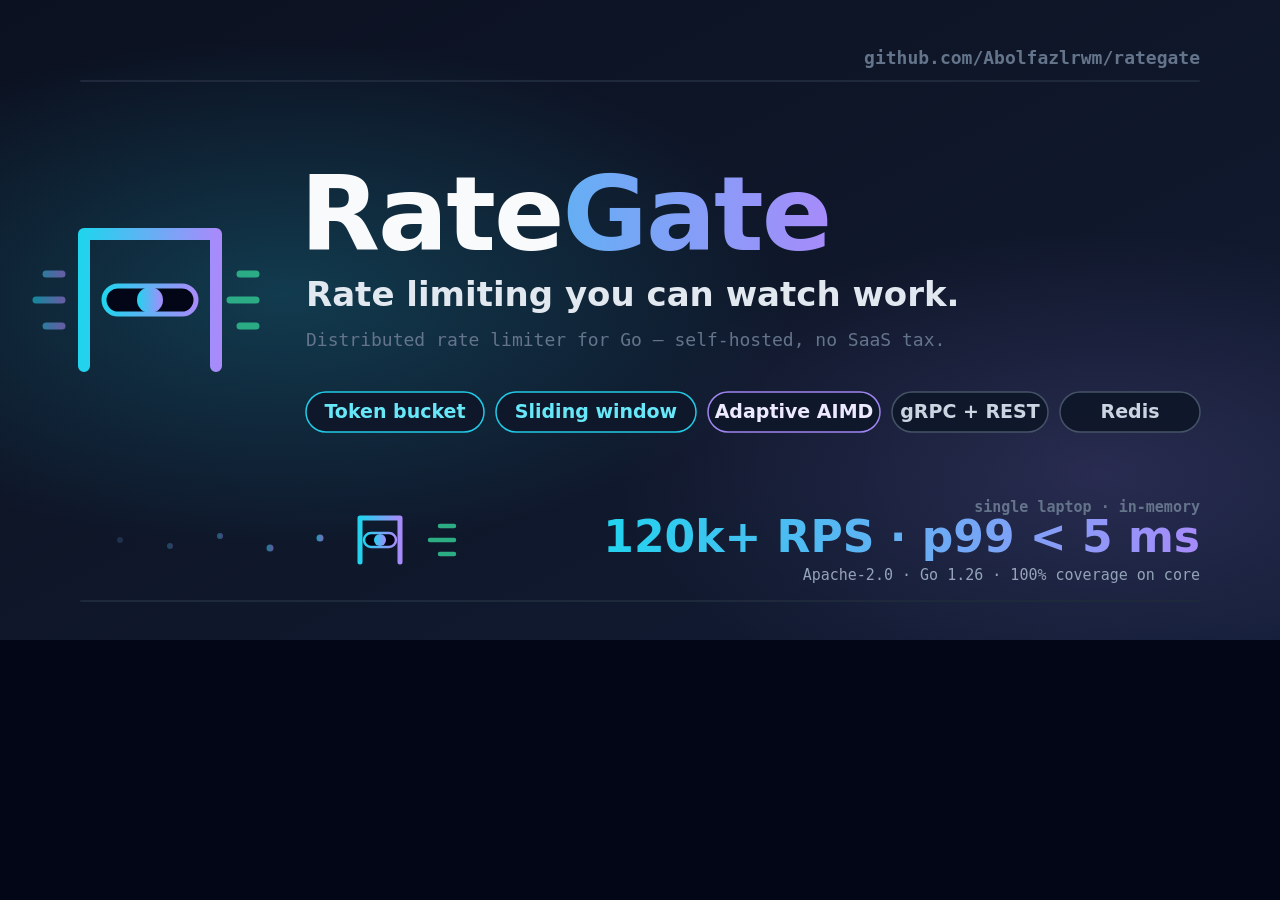
<file: playground/assets/og.html>
<!doctype html><html><head><meta charset="utf-8">
<style>
  html,body{margin:0;padding:0;background:#020617}
  body{width:1280px;height:640px}
</style></head>
<body>
<svg xmlns="http://www.w3.org/2000/svg" width="1280" height="640" viewBox="0 0 1280 640" role="img" aria-label="RateGate — rate limiting you can watch work">
  <defs>
    <linearGradient id="og-bg" x1="0" y1="0" x2="1" y2="1">
      <stop offset="0%" stop-color="#0b1120"/>
      <stop offset="55%" stop-color="#0f172a"/>
      <stop offset="100%" stop-color="#111c34"/>
    </linearGradient>
    <linearGradient id="og-accent" x1="0" y1="0" x2="1" y2="0">
      <stop offset="0%" stop-color="#22d3ee"/>
      <stop offset="100%" stop-color="#a78bfa"/>
    </linearGradient>
    <radialGradient id="og-halo" cx="22%" cy="46%" r="40%">
      <stop offset="0%" stop-color="#22d3ee" stop-opacity="0.20"/>
      <stop offset="100%" stop-color="#22d3ee" stop-opacity="0"/>
    </radialGradient>
    <radialGradient id="og-halo2" cx="86%" cy="74%" r="38%">
      <stop offset="0%" stop-color="#a78bfa" stop-opacity="0.16"/>
      <stop offset="100%" stop-color="#a78bfa" stop-opacity="0"/>
    </radialGradient>
  </defs>

  <rect width="1280" height="640" fill="url(#og-bg)"/>
  <rect width="1280" height="640" fill="url(#og-halo)"/>
  <rect width="1280" height="640" fill="url(#og-halo2)"/>

  <!-- top hairline -->
  <rect x="80" y="80" width="1120" height="2" rx="1" fill="#1e293b"/>

  <!-- repo url, top-right -->
  <text x="1200" y="64" font-family="'JetBrains Mono', ui-monospace, monospace" font-size="18" font-weight="600" fill="#64748b" text-anchor="end">github.com/Abolfazlrwm/rategate</text>

  <!-- logo mark, left -->
  <g transform="translate(150,300)">
    <path d="M-66 -66 V66 M66 -66 V66 M-66 -66 H66" fill="none" stroke="url(#og-accent)" stroke-width="12" stroke-linecap="round"/>
    <rect x="-46" y="-14" width="92" height="28" rx="14" fill="#020617" stroke="url(#og-accent)" stroke-width="5"/>
    <circle cx="0" cy="0" r="13" fill="url(#og-accent)"/>
    <g stroke="url(#og-accent)" stroke-width="7" stroke-linecap="round" opacity="0.55">
      <path d="M-104 -26 h16 M-114 0 h26 M-104 26 h16"/>
    </g>
    <g stroke="#34d399" stroke-width="7" stroke-linecap="round" opacity="0.75">
      <path d="M90 -26 h16 M80 0 h26 M90 26 h16"/>
    </g>
  </g>

  <!-- wordmark -->
  <text x="300" y="250" font-family="Inter, 'Segoe UI', system-ui, sans-serif" font-size="104" font-weight="800" fill="#f8fafc" letter-spacing="-2">
    Rate<tspan fill="url(#og-accent)">Gate</tspan>
  </text>
  <text x="306" y="306" font-family="Inter, 'Segoe UI', system-ui, sans-serif" font-size="34" font-weight="600" fill="#e2e8f0">
    Rate limiting you can watch work.
  </text>
  <text x="306" y="346" font-family="'JetBrains Mono', ui-monospace, monospace" font-size="18" font-weight="500" fill="#64748b">
    Distributed rate limiter for Go — self-hosted, no SaaS tax.
  </text>

  <!-- feature pills -->
  <g font-family="Inter, system-ui, sans-serif" font-size="19" font-weight="600">
    <g transform="translate(306,392)">
      <rect x="0" y="0" width="178" height="40" rx="20" fill="#0f172a" stroke="#22d3ee" stroke-width="1.5" opacity="0.95"/>
      <text x="89" y="26" fill="#67e8f9" text-anchor="middle">Token bucket</text>
    </g>
    <g transform="translate(496,392)">
      <rect x="0" y="0" width="200" height="40" rx="20" fill="#0f172a" stroke="#22d3ee" stroke-width="1.5" opacity="0.95"/>
      <text x="100" y="26" fill="#67e8f9" text-anchor="middle">Sliding window</text>
    </g>
    <g transform="translate(708,392)">
      <rect x="0" y="0" width="172" height="40" rx="20" fill="#0f172a" stroke="#a78bfa" stroke-width="1.5" opacity="0.95"/>
      <text x="86" y="26" fill="#ede9fe" text-anchor="middle">Adaptive AIMD</text>
    </g>
    <g transform="translate(892,392)">
      <rect x="0" y="0" width="156" height="40" rx="20" fill="#0f172a" stroke="#475569" stroke-width="1.5" opacity="0.95"/>
      <text x="78" y="26" fill="#cbd5e1" text-anchor="middle">gRPC + REST</text>
    </g>
    <g transform="translate(1060,392)">
      <rect x="0" y="0" width="140" height="40" rx="20" fill="#0f172a" stroke="#475569" stroke-width="1.5" opacity="0.95"/>
      <text x="70" y="26" fill="#cbd5e1" text-anchor="middle">Redis</text>
    </g>
  </g>

  <!-- particle flow motif, bottom band -->
  <g transform="translate(80,540)">
    <g fill="url(#og-accent)">
      <circle cx="40" cy="0" r="3" opacity="0.18"/>
      <circle cx="90" cy="6" r="3" opacity="0.28"/>
      <circle cx="140" cy="-4" r="3" opacity="0.4"/>
      <circle cx="190" cy="8" r="3.5" opacity="0.55"/>
      <circle cx="240" cy="-2" r="3.5" opacity="0.7"/>
    </g>
    <path d="M280 -22 V22 M320 -22 V22 M280 -22 H320" fill="none" stroke="url(#og-accent)" stroke-width="5" stroke-linecap="round"/>
    <rect x="284" y="-7" width="32" height="14" rx="7" fill="#020617" stroke="url(#og-accent)" stroke-width="2.5"/>
    <circle cx="300" cy="0" r="6" fill="url(#og-accent)"/>
    <g stroke="#34d399" stroke-width="4.5" stroke-linecap="round" opacity="0.8">
      <path d="M360 -14 h14 M350 0 h24 M360 14 h14"/>
    </g>
  </g>

  <!-- stat block, bottom-right -->
  <g transform="translate(1200,512)">
    <text x="0" y="0" font-family="'JetBrains Mono', ui-monospace, monospace" font-size="15" font-weight="600" fill="#64748b" text-anchor="end">single laptop · in-memory</text>
    <text x="0" y="40" font-family="Inter, system-ui, sans-serif" font-size="44" font-weight="800" fill="url(#og-accent)" text-anchor="end">120k+ RPS · p99 &lt; 5 ms</text>
    <text x="0" y="68" font-family="'JetBrains Mono', ui-monospace, monospace" font-size="15" font-weight="500" fill="#94a3b8" text-anchor="end">Apache-2.0 · Go 1.26 · 100% coverage on core</text>
  </g>

  <!-- bottom hairline -->
  <rect x="80" y="600" width="1120" height="2" rx="1" fill="#1e293b"/>
</svg>
</body></html>
</file>
